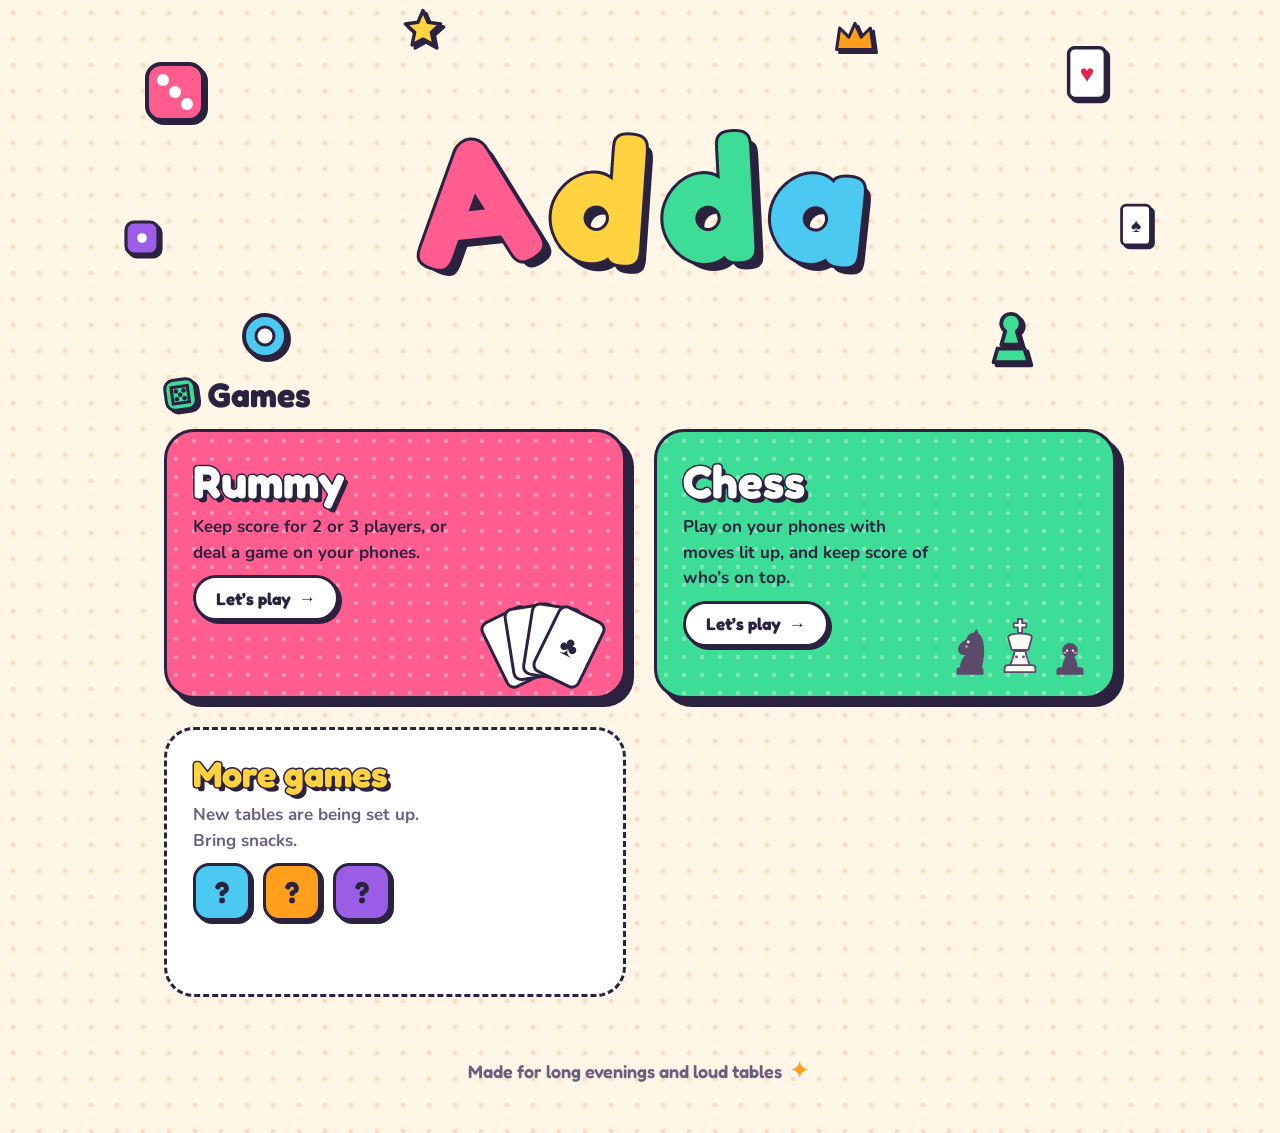
<file: index.html>
<!DOCTYPE html>
<html lang="en">
<head>
<meta charset="utf-8">
<meta name="viewport" content="width=device-width, initial-scale=1">
<title>Adda · game night lives here</title>
<link rel="icon" href="data:image/svg+xml,%3Csvg xmlns='http://www.w3.org/2000/svg' viewBox='0 0 100 100'%3E%3Crect x='8' y='8' width='84' height='84' rx='22' fill='%23ff5d8f'/%3E%3Ccircle cx='32' cy='32' r='9' fill='%23fff'/%3E%3Ccircle cx='68' cy='68' r='9' fill='%23fff'/%3E%3Ccircle cx='50' cy='50' r='9' fill='%23fff'/%3E%3C/svg%3E">
<script src="chess/pieces.js?v=24"></script>
<link rel="preconnect" href="https://fonts.googleapis.com">
<link rel="stylesheet" href="https://fonts.googleapis.com/css2?family=Fredoka:wght@500;600;700&family=Nunito:wght@500;700;800&display=swap">
<style>
/* VOICE: the friend's place where everyone hangs out and plays; giggly, bright, welcoming
   IDEA: a toy box of games: chunky sticker tiles, bouncy letters, little game pieces floating around
   COLOUR and TYPE: candy brights (bubblegum, tangerine, lemon, mint, sky, grape) on warm cream, chunky ink outlines; Fredoka headings, Nunito text
   LAYOUT: big sticker wordmark with floating pieces, "jump back in" chips, a grid of game tiles that can keep growing */
:root{color-scheme:light dark;
  --bg:light-dark(#fff6e8,#1c1532);--dot:light-dark(#ffd9c2,#2c2350);--ink:light-dark(#2b2240,#fdf6ff);--mut:light-dark(#6b5f80,#c3b8db);--line:#2b2240;
  --pink:#ff5d8f;--orange:#ff9f1c;--lemon:#ffd23f;--mint:#3ddc97;--sky:#4cc9f0;--grape:#9b5de5;--card:light-dark(#ffffff,#2a2148);--sh:light-dark(#2b2240,#8c6ff0)}
*{box-sizing:border-box;min-width:0}[hidden]{display:none!important}
html{background:var(--bg)}
body{margin:0;color:var(--ink);font:17px/1.5 Nunito,system-ui,sans-serif;overflow-x:clip;
  background:radial-gradient(var(--dot) 2.2px,transparent 2.6px) 0 0/26px 26px,var(--bg)}
:focus-visible{outline:4px solid var(--sky);outline-offset:3px}
.wrap{max-width:1080px;margin:0 auto;padding:0 max(5vw,18px)}
/* hero */
.hero{position:relative;isolation:isolate;text-align:center;padding:clamp(84px,11vw,110px) 0 clamp(70px,9vw,90px)}
.word{display:inline-flex;gap:clamp(4px,1.2vw,12px);margin:0;font:700 clamp(84px,19vw,176px)/1 Fredoka,system-ui,sans-serif;letter-spacing:-.01em}
.word button{font:inherit;border:0;background:none;padding:0;cursor:pointer;color:var(--c);-webkit-text-stroke:clamp(3px,.7vw,6px) var(--line);paint-order:stroke fill;
  text-shadow:clamp(4px,.9vw,8px) clamp(4px,.9vw,8px) 0 var(--sh);display:inline-block;transform:rotate(var(--r));animation:bob 3.4s ease-in-out infinite;animation-delay:var(--d);transition:transform .3s cubic-bezier(.3,1.8,.5,1)}
.word button:hover{transform:rotate(calc(var(--r) * -1)) translateY(-10px) scale(1.08)}
.word button.boing{animation:boing .7s cubic-bezier(.3,1.6,.5,1)}
@keyframes bob{0%,100%{translate:0 0}50%{translate:0 -8px}}
@keyframes boing{0%{transform:rotate(var(--r)) scale(1)}30%{transform:rotate(-14deg) scale(1.25,.8)}55%{transform:rotate(10deg) scale(.9,1.15) translateY(-24px)}100%{transform:rotate(var(--r))}}
.tag{margin:18px auto 0;font:600 clamp(19px,2.8vw,26px)/1.3 Fredoka,sans-serif;max-width:24em}
.tag mark{background:var(--lemon);color:#2b2240;padding:0 .3em;border-radius:.4em;box-decoration-break:clone;-webkit-box-decoration-break:clone;border:2px solid var(--line)}
/* floating pieces */
.float{position:absolute;inset:0;z-index:0;pointer-events:none}
.word{position:relative;z-index:1}
.pc{position:absolute;width:var(--s);height:var(--s);padding:0;border:0;background:none;cursor:pointer;pointer-events:auto;animation:drift var(--t,7s) ease-in-out infinite;animation-delay:var(--d,0s);-webkit-tap-highlight-color:transparent}
.pc:focus-visible{outline-offset:6px;border-radius:12px}
.pc svg{display:block;width:100%;height:100%;overflow:visible;filter:drop-shadow(3px 3px 0 var(--sh));transition:transform .25s cubic-bezier(.3,1.8,.5,1)}
.pc:hover svg{transform:scale(1.15) rotate(-6deg)}
.gi{border:3px solid var(--line);cursor:pointer;padding:0;font:inherit}
@keyframes drift{0%,100%{transform:translate(0,0) rotate(var(--r0,0deg))}50%{transform:translate(var(--x,8px),var(--y,-14px)) rotate(var(--r1,12deg))}}
/* sections */
main.wrap{padding-bottom:56px}
main{display:grid;gap:clamp(30px,5vw,46px);padding-bottom:56px}
h2{margin:0 0 16px;font:700 clamp(26px,4vw,34px)/1.1 Fredoka,sans-serif;display:flex;align-items:center;gap:10px}
h2 i{display:inline-grid;place-items:center;width:1.3em;height:1.3em;border-radius:.4em;border:3px solid var(--line);background:var(--bg-i);font-style:normal;font-size:.75em;box-shadow:3px 3px 0 var(--sh);transform:rotate(-8deg);color:#2b2240}
.chips{display:flex;flex-wrap:wrap;gap:12px}
.chips a{display:inline-flex;align-items:center;gap:10px;min-height:50px;padding:0 18px 0 8px;border-radius:999px;border:3px solid var(--line);background:var(--c);color:#2b2240;text-decoration:none;font:600 18px Fredoka,sans-serif;box-shadow:4px 4px 0 var(--sh);transition:transform .25s cubic-bezier(.3,1.8,.5,1),box-shadow .2s}
.chips a:hover{transform:translate(-2px,-3px) rotate(-2deg);box-shadow:6px 7px 0 var(--sh)}
.chips a:active{transform:translate(3px,3px);box-shadow:1px 1px 0 var(--sh)}
.chips b{display:grid;place-items:center;width:34px;height:34px;border-radius:50%;background:#fff;border:2px solid var(--line);font:700 17px Georgia,serif}
.chips small{font:700 13px Nunito,sans-serif;opacity:.75}
.games{display:grid;grid-template-columns:repeat(auto-fill,minmax(min(100%,300px),1fr));gap:clamp(18px,3vw,28px)}
.tile{position:relative;overflow:hidden;display:grid;align-content:start;gap:10px;min-height:270px;padding:26px 26px 24px;border-radius:30px;border:3px solid var(--line);background:var(--c);color:#2b2240;text-decoration:none;box-shadow:8px 8px 0 var(--sh);transition:transform .35s cubic-bezier(.3,1.7,.5,1),box-shadow .25s}
a.tile:hover{transform:translate(-3px,-5px) rotate(-1.5deg);box-shadow:12px 14px 0 var(--sh)}
a.tile:active{transform:translate(4px,4px);box-shadow:3px 3px 0 var(--sh)}
.tile::before{content:'';position:absolute;inset:0;background:radial-gradient(rgb(255 255 255/.35) 2px,transparent 2.5px) 0 0/18px 18px;pointer-events:none}
.tile h3{position:relative;margin:0;font:700 46px/1 Fredoka,sans-serif;color:#fff;-webkit-text-stroke:3px var(--line);paint-order:stroke fill;text-shadow:4px 4px 0 var(--sh)}
.tile p{position:relative;margin:0;font-weight:700;max-width:15em}
.pill{position:relative;justify-self:start;margin-top:auto;display:inline-flex;align-items:center;gap:8px;min-height:46px;padding:0 20px;border-radius:999px;border:3px solid var(--line);background:#fff;font:700 17px Fredoka,sans-serif;box-shadow:3px 3px 0 var(--sh)}
.pill span{transition:transform .25s}a.tile:hover .pill span{transform:translateX(5px)}
.fan{position:absolute;right:20px;bottom:18px;width:130px;height:112px}
.fan i{position:absolute;bottom:0;left:44px;width:52px;height:74px;border-radius:9px;background:#fff;border:3px solid var(--line);display:grid;place-items:center;font:700 28px Georgia,serif;font-style:normal;transform-origin:50% 130%;transition:transform .4s cubic-bezier(.3,1.7,.5,1)}
.fan i:nth-child(1){transform:rotate(-26deg);color:#e0244a}.fan i:nth-child(2){transform:rotate(-9deg);color:#2b2240}.fan i:nth-child(3){transform:rotate(9deg);color:#2a6fdb}.fan i:nth-child(4){transform:rotate(26deg);color:#2b2240}
a.tile:hover .fan i:nth-child(1){transform:rotate(-38deg) translateY(-4px)}a.tile:hover .fan i:nth-child(2){transform:rotate(-13deg) translateY(-8px)}a.tile:hover .fan i:nth-child(3){transform:rotate(13deg) translateY(-8px)}a.tile:hover .fan i:nth-child(4){transform:rotate(38deg) translateY(-4px)}
.cps{position:absolute;right:14px;bottom:14px;display:flex;align-items:flex-end}
.cps svg{width:58px;height:58px;margin-left:-14px;transition:transform .4s cubic-bezier(.3,1.8,.5,1)}
.cps svg:nth-child(2){width:70px;height:70px}
a.tile:hover .cps svg:nth-child(1){transform:translateY(-10px) rotate(-14deg)}a.tile:hover .cps svg:nth-child(2){transform:translateY(-16px)}a.tile:hover .cps svg:nth-child(3){transform:translateY(-10px) rotate(14deg)}
.soon{background:var(--card);border-style:dashed;box-shadow:none;color:var(--ink)}
.soon::before{display:none}
.soon h3{color:var(--lemon);font-size:36px}
.soon p{color:var(--mut)}
.mystery{display:flex;gap:12px;margin-top:auto}
.mystery span{display:grid;place-items:center;width:58px;height:58px;border-radius:16px;border:3px solid var(--line);background:var(--c);color:#2b2240;font:700 30px Fredoka,sans-serif;box-shadow:3px 3px 0 var(--sh);animation:peek 2.6s ease-in-out infinite;animation-delay:var(--d)}
@keyframes peek{0%,100%{transform:translateY(0) rotate(-4deg)}50%{transform:translateY(-8px) rotate(5deg)}}
.bit{position:fixed;pointer-events:none;z-index:9;font:700 22px/1 Fredoka,sans-serif}
.foot{text-align:center;padding:0 16px 46px;font:600 18px Fredoka,sans-serif;color:var(--mut)}
.spark{display:inline-block;border:0;background:none;padding:4px;font:inherit;font-size:22px;color:var(--orange);cursor:pointer;animation:bob 2.4s ease-in-out infinite}
@media(max-width:600px){.soon{min-height:0}.tile h3{font-size:40px}.fan{transform:scale(.85);transform-origin:100% 100%}.pc{width:calc(var(--s) * .72);height:calc(var(--s) * .72)}}
@media(prefers-reduced-motion:reduce){*{animation:none!important;transition:none!important}}
</style>
</head>
<body>
<header class="hero wrap">
  <div class="float">
    <button type="button" class="pc" data-k="die" aria-label="Roll the dice" style="--s:64px;left:4%;top:16%;--r0:-14deg;--r1:8deg;--t:7s"><svg viewBox="0 0 64 64" aria-hidden="true"><rect x="4" y="4" width="56" height="56" rx="14" fill="#ff5d8f" stroke="#2b2240" stroke-width="4"/><circle cx="20" cy="20" r="6" fill="#fff"/><circle cx="44" cy="44" r="6" fill="#fff"/><circle cx="32" cy="32" r="6" fill="#fff"/></svg></button>
    <button type="button" class="pc" data-k="heart" aria-label="Flip the heart card" style="--s:56px;right:6%;top:12%;--r0:12deg;--r1:-6deg;--t:8s;--d:-2s"><svg viewBox="0 0 48 64" aria-hidden="true"><rect x="3" y="3" width="42" height="58" rx="7" fill="#fff" stroke="#2b2240" stroke-width="4"/><text x="24" y="42" text-anchor="middle" font-size="28" font-family="Georgia" fill="#e0244a">♥</text></svg></button>
    <button type="button" class="pc" data-k="token" aria-label="Bounce the token" style="--s:50px;left:13%;bottom:4%;--r0:6deg;--r1:-10deg;--t:6s;--d:-1s"><svg viewBox="0 0 50 50" aria-hidden="true"><circle cx="25" cy="25" r="21" fill="#4cc9f0" stroke="#2b2240" stroke-width="4"/><circle cx="25" cy="25" r="9" fill="#fff" stroke="#2b2240" stroke-width="3"/></svg></button>
    <button type="button" class="pc" data-k="pawn" aria-label="Make the pawn hop" style="--s:58px;right:13%;bottom:2%;--r0:-6deg;--r1:10deg;--t:7.5s;--d:-3s"><svg viewBox="0 0 48 60" aria-hidden="true"><path d="M24 4a10 10 0 0 1 6 18l4 14H14l4-14a10 10 0 0 1 6-18zM10 40h28l4 14H6z" fill="#3ddc97" stroke="#2b2240" stroke-width="4" stroke-linejoin="round"/></svg></button>
    <button type="button" class="pc" data-k="star" aria-label="Spin the star" style="--s:42px;left:28%;top:2%;--r0:0deg;--r1:30deg;--t:5.5s;--d:-2.5s"><svg viewBox="0 0 50 50" aria-hidden="true"><path d="M25 3l6 14 15 2-11 10 3 15-13-7-13 7 3-15L4 19l15-2z" fill="#ffd23f" stroke="#2b2240" stroke-width="4" stroke-linejoin="round"/></svg></button>
    <button type="button" class="pc" data-k="crown" aria-label="Toss the crown" style="--s:46px;right:28%;top:4%;--r0:-10deg;--r1:10deg;--t:6.5s;--d:-4s"><svg viewBox="0 0 60 50" aria-hidden="true"><path d="M6 40L10 12l12 12L30 6l8 18 12-12 4 28z" fill="#ff9f1c" stroke="#2b2240" stroke-width="4" stroke-linejoin="round"/></svg></button>
    <button type="button" class="pc" data-k="cube" aria-label="Shake the little die" style="--s:40px;left:2%;top:58%;--r0:20deg;--r1:-4deg;--t:6s;--d:-3.5s"><svg viewBox="0 0 50 50" aria-hidden="true"><rect x="5" y="5" width="40" height="40" rx="10" fill="#9b5de5" stroke="#2b2240" stroke-width="4"/><circle cx="25" cy="25" r="6" fill="#fff"/></svg></button>
    <button type="button" class="pc" data-k="spade" aria-label="Shuffle the spade card" style="--s:44px;right:2%;top:54%;--r0:-8deg;--r1:14deg;--t:7s;--d:-1.5s"><svg viewBox="0 0 48 64" aria-hidden="true"><rect x="3" y="3" width="42" height="58" rx="7" fill="#fff" stroke="#2b2240" stroke-width="4"/><text x="24" y="42" text-anchor="middle" font-size="28" font-family="Georgia" fill="#2b2240">♠</text></svg></button>
  </div>
  <h1 class="word" aria-label="Adda"><button type="button" tabindex="-1" aria-hidden="true" style="--c:var(--pink);--r:-6deg;--d:0s">A</button><button type="button" tabindex="-1" aria-hidden="true" style="--c:var(--lemon);--r:4deg;--d:-.4s">d</button><button type="button" tabindex="-1" aria-hidden="true" style="--c:var(--mint);--r:-3deg;--d:-.8s">d</button><button type="button" tabindex="-1" aria-hidden="true" style="--c:var(--sky);--r:6deg;--d:-1.2s">a</button></h1>
</header>
<main class="wrap">
  <section>
    <h2><button type="button" class="gi" id="gdie" aria-label="Roll the die" style="--bg-i:var(--mint);display:inline-grid;place-items:center;width:1.3em;height:1.3em;border-radius:.4em;background:var(--bg-i);font-size:.75em;box-shadow:3px 3px 0 var(--sh);transform:rotate(-8deg);color:#2b2240">⚄</button>Games</h2>
    <div class="games">
      <a class="tile" href="rummy/" style="--c:var(--pink)"><h3>Rummy</h3><p>Keep score for 2 or 3 players, or deal a game on your phones.</p><span class="pill">Let’s play <span aria-hidden="true">→</span></span><span class="fan" aria-hidden="true"><i>♥</i><i>♠</i><i>♦</i><i>♣</i></span></a>
      <a class="tile" href="chess/" style="--c:var(--mint)"><h3>Chess</h3><p>Play on your phones with moves lit up, and keep score of who’s on top.</p><span class="pill">Let’s play <span aria-hidden="true">→</span></span><span class="cps" id="cps" aria-hidden="true"></span></a>
      <div class="tile soon"><h3>More games</h3><p>New tables are being set up. Bring snacks.</p><div class="mystery" aria-hidden="true"><span style="--c:var(--sky);--d:0s">?</span><span style="--c:var(--orange);--d:-.6s">?</span><span style="--c:var(--grape);--d:-1.2s">?</span></div></div>
    </div>
  </section>
</main>
<footer class="foot">Made for long evenings and loud tables <button type="button" class="spark" id="spark" aria-label="Make a wish">✦</button></footer>
<script>
{
const $=s=>document.querySelector(s);
const COLS=['#ff5d8f','#ffd23f','#3ddc97','#4cc9f0','#ff9f1c','#9b5de5'];
const reduce=()=>matchMedia('(prefers-reduced-motion: reduce)').matches;
function pop(x,y,n){if(reduce())return;for(let k=0;k<n;k++){const s=document.createElement('i');s.className='bit';s.textContent=['♥','♠','♦','♣','★','●','✦'][k%7];s.style.color=COLS[k%COLS.length];s.style.left=x+'px';s.style.top=y+'px';s.style.fontSize=(16+Math.random()*16)+'px';document.body.appendChild(s);
  const a=Math.random()*Math.PI*2,v=70+Math.random()*140;s.animate([{transform:'translate(-50%,-50%) scale(.2)',opacity:1},{transform:`translate(calc(-50% + ${Math.cos(a)*v}px),calc(-50% + ${Math.sin(a)*v+90}px)) rotate(${Math.random()*540-270}deg) scale(1.1)`,opacity:0}],{duration:1000+Math.random()*600,easing:'cubic-bezier(.2,.7,.3,1)'}).onfinish=()=>s.remove()}}
// tap a letter: it boings and throws confetti
document.querySelectorAll('.word button').forEach(b=>b.addEventListener('click',()=>{b.classList.remove('boing');void b.offsetWidth;b.classList.add('boing');const q=b.getBoundingClientRect();pop(q.left+q.width/2,q.top+q.height/2,16)}));
// ---- every little piece does its own trick ----
const PIPS={1:[[1,1]],2:[[0,0],[2,2]],3:[[0,0],[1,1],[2,2]],4:[[0,0],[2,0],[0,2],[2,2]],5:[[0,0],[2,0],[1,1],[0,2],[2,2]],6:[[0,0],[2,0],[0,1],[2,1],[0,2],[2,2]]};
function pips(svg,n,a,step,r){svg.querySelectorAll('circle').forEach(c=>c.remove());PIPS[n].forEach(([x,y])=>{const c=document.createElementNS('http://www.w3.org/2000/svg','circle');c.setAttribute('cx',a+x*step);c.setAttribute('cy',a+y*step);c.setAttribute('r',r);c.setAttribute('fill','#fff');svg.appendChild(c)})}
function spray(el,syms,cols,n,up){if(reduce())return;const q=el.getBoundingClientRect(),x=q.left+q.width/2,y=q.top+q.height/2;
  for(let k=0;k<n;k++){const s=document.createElement('i');s.className='bit';s.textContent=syms[k%syms.length];s.style.color=cols[k%cols.length];s.style.left=x+'px';s.style.top=y+'px';s.style.fontSize=(14+Math.random()*14)+'px';document.body.appendChild(s);
    const a=up?-Math.PI/2+(Math.random()-.5)*1.4:Math.random()*Math.PI*2,v=50+Math.random()*90;
    s.animate([{transform:'translate(-50%,-50%) scale(.3)',opacity:1},{transform:`translate(calc(-50% + ${Math.cos(a)*v}px),calc(-50% + ${Math.sin(a)*v+(up?-20:40)}px)) rotate(${Math.random()*360-180}deg) scale(1)`,opacity:0}],{duration:900+Math.random()*500,easing:'cubic-bezier(.2,.7,.3,1)'}).onfinish=()=>s.remove()}}
const play=(el,frames,o)=>reduce()?null:el.animate(frames,{easing:'cubic-bezier(.3,1.3,.5,1)',...o});
const TRICKS={
  die(b,svg){const n=1+Math.floor(Math.random()*6);play(svg,[{transform:'none'},{transform:'translateY(-50px) rotate(360deg) scale(1.1)'},{transform:'translateY(0) rotate(720deg) scale(.9,1.1)'},{transform:'rotate(720deg)'}],{duration:900});setTimeout(()=>pips(svg,n,20,12,6),450)},
  heart(b,svg){play(svg,[{transform:'perspective(300px) rotateY(0)'},{transform:'perspective(300px) rotateY(180deg) scale(1.2)'},{transform:'perspective(300px) rotateY(360deg)'}],{duration:800});spray(b,['♥'],['#ff5d8f','#e0244a','#ffb3c8'],12,true)},
  token(b,svg){play(svg,[{transform:'none'},{transform:'translateY(-70px) scale(.9,1.1)',offset:.3},{transform:'translateY(0) scale(1.35,.6)',offset:.55},{transform:'translateY(-26px) scale(.95,1.05)',offset:.72},{transform:'translateY(0) scale(1.15,.85)',offset:.86},{transform:'none'}],{duration:1100,easing:'ease-in-out'})},
  pawn(b,svg){play(svg,[{transform:'none'},{transform:'translate(-18px,-36px) rotate(-12deg)',offset:.17},{transform:'translate(-36px,0)',offset:.33},{transform:'translate(-18px,-36px) rotate(12deg)',offset:.5},{transform:'translate(0,0)',offset:.66},{transform:'translate(0,-46px) rotate(360deg)',offset:.85},{transform:'none'}],{duration:1500,easing:'ease-in-out'})},
  star(b,svg){play(svg,[{transform:'none'},{transform:'rotate(540deg) scale(1.7)',offset:.6},{transform:'rotate(720deg)'}],{duration:1100});spray(b,['✦','★','✧'],['#ffd23f','#ff9f1c','#fff'],14)},
  crown(b,svg){play(svg,[{transform:'none'},{transform:'translateY(-90px) rotate(200deg)',offset:.45},{transform:'translateY(0) rotate(360deg)',offset:.8},{transform:'rotate(352deg) scale(1.1,.9)',offset:.9},{transform:'rotate(360deg)'}],{duration:1200,easing:'ease-in-out'});setTimeout(()=>spray(b,['✦'],['#ffd23f','#fff'],8,true),900)},
  cube(b,svg){play(svg,[0,1,2,3,4,5,6,7].map(i=>({transform:`translateX(${i%2?7:-7}px) rotate(${i%2?10:-10}deg)`})).concat([{transform:'none'}]),{duration:700,easing:'linear'});setTimeout(()=>pips(svg,1+Math.floor(Math.random()*6),16,9,4.5),600)},
  spade(b,svg){play(svg,[{transform:'none'},{transform:'scale(1.3,.7)',offset:.2},{transform:'scale(.8,1.3) translateY(-20px)',offset:.45},{transform:'scale(1.1,.9)',offset:.7},{transform:'none'}],{duration:900});spray(b,['♠','♣'],['#2b2240','#9b5de5','#4cc9f0'],12,true)}};
document.querySelectorAll('.pc').forEach(b=>b.addEventListener('click',()=>{const svg=b.querySelector('svg');svg.getAnimations().forEach(a=>a.cancel());TRICKS[b.dataset.k](b,svg)}));
// the Games die rolls through its faces
$('#gdie').addEventListener('click',e=>{const b=e.currentTarget,f='⚀⚁⚂⚃⚄⚅';let i=0;const t=setInterval(()=>{b.textContent=f[Math.floor(Math.random()*6)];if(++i>8)clearInterval(t)},70);
  play(b,[{transform:'rotate(-8deg)'},{transform:'rotate(352deg) scale(1.3)'},{transform:'rotate(712deg)'}],{duration:700})});
// the footer sparkle makes a wish
$('#spark').addEventListener('click',e=>{const b=e.currentTarget;play(b,[{transform:'scale(1)'},{transform:'scale(2.4) rotate(180deg)'},{transform:'scale(1) rotate(360deg)'}],{duration:800});spray(b,['✦','★','●','♥'],COLS,22)});
if(window.ChessArt)$('#cps').innerHTML=ChessArt.svg('n','b')+ChessArt.svg('k','w')+ChessArt.svg('p','b');
// the mystery tile shuffles its question marks
$('.soon').addEventListener('click',e=>{const q=e.currentTarget.getBoundingClientRect();pop(e.clientX||q.left+q.width/2,e.clientY||q.top+q.height/2,10);
  e.currentTarget.querySelectorAll('.mystery span').forEach((s,i)=>{s.textContent=['?','⚄','♛','●','★','?'][Math.floor(Math.random()*6)];setTimeout(()=>s.textContent='?',1400+i*150)})});
}
</script>
</body>
</html>
</file>
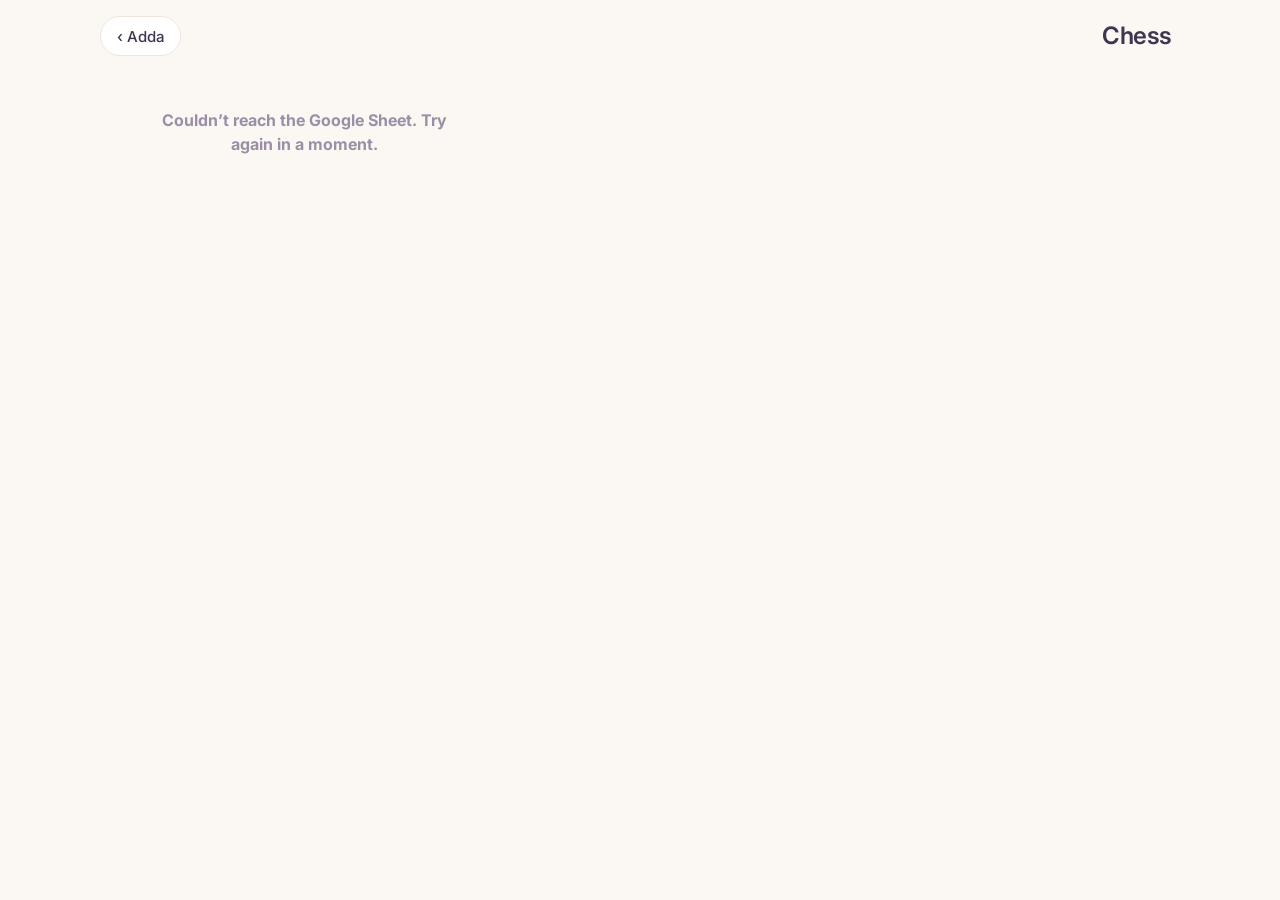
<file: chess/index.html>
<!DOCTYPE html>
<html lang="en">
<head>
<meta charset="utf-8">
<meta name="viewport" content="width=device-width, initial-scale=1">
<title>Chess · Adda</title>
<link rel="icon" href="data:image/svg+xml,%3Csvg xmlns='http://www.w3.org/2000/svg' viewBox='0 0 100 100'%3E%3Crect width='100' height='100' rx='24' fill='%2361c9a8'/%3E%3Ccircle cx='50' cy='34' r='16' fill='%23fffaf0' stroke='%232b2240' stroke-width='6'/%3E%3Cpath d='M36 84 Q38 60 44 50 L56 50 Q62 60 64 84 Z' fill='%23fffaf0' stroke='%232b2240' stroke-width='6'/%3E%3C/svg%3E">
<script>document.write('<script src="../config.js?v='+Date.now()+'"><\/script>')</script>
<script src="pieces.js?v=28"></script>
<script src="levels.js?v=28"></script>
<link rel="preconnect" href="https://fonts.googleapis.com">
<link rel="stylesheet" href="https://fonts.googleapis.com/css2?family=Inter:wght@300;400;500;600">
<style>
/* VOICE: a toy shelf of chess sets, "which board are we playing on?"
   IDEA: every dashboard is a little chunky chessboard sticker with its two players' pieces peeking over the edge
   COLOUR and TYPE: the "Minimal" theme in minimal.css (off-white, black type, stone-grey board, flat silhouettes); Inter
   LAYOUT: a shelf of boards, one empty dashed board to start a new one */
:root{color-scheme:light dark;--bg:light-dark(#fff6e8,#1c1532);--dot:light-dark(#ffe0cb,#2c2350);--ink:light-dark(#2b2240,#fdf6ff);--mut:light-dark(#6b5f80,#c3b8db);--line:#2b2240;--sh:light-dark(#2b2240,#8c6ff0);
  --pink:#ff5d8f;--sky:#4cc9f0;--mint:#3ddc97;--lemon:#ffd23f;--card:light-dark(#ffffff,#2a2148);--soft:light-dark(#fff3dc,#241c40)}
*{box-sizing:border-box;min-width:0}[hidden]{display:none!important}
body{margin:0;color:var(--ink);font:16px/1.5 Inter,system-ui,sans-serif;background:radial-gradient(var(--dot) 2px,transparent 2.4px) 0 0/24px 24px,var(--bg);overflow-x:clip}
button,input{font:inherit;color:inherit}button{cursor:pointer}
:focus-visible{outline:3px solid var(--sky);outline-offset:3px}
.wrap{max-width:1080px;margin:0 auto;padding:0 max(4vw,16px)}
.bar{display:flex;align-items:center;justify-content:space-between;gap:12px;padding:16px 0 0}
.pill{display:inline-flex;align-items:center;min-height:40px;padding:0 16px;border-radius:999px;border:3px solid var(--line);background:var(--card);color:var(--ink);text-decoration:none;font:600 15px Inter,sans-serif;box-shadow:3px 3px 0 var(--sh)}
.word{padding-right:6px;font:700 34px/1 Inter,sans-serif;color:var(--mint);-webkit-text-stroke:3px var(--line);paint-order:stroke fill;text-shadow:4px 4px 0 var(--sh)}
main{padding:34px 0 60px}
.shelf{display:grid;grid-template-columns:repeat(auto-fill,minmax(min(100%,300px),1fr));gap:44px 28px}
.set{display:grid;gap:14px;animation:arrive .6s cubic-bezier(.3,1.4,.5,1) both;animation-delay:calc(var(--i,0) * 80ms)}
@keyframes arrive{from{opacity:0;transform:translateY(24px) scale(.94)}}
.set.gone{animation:leave .6s cubic-bezier(.5,0,.7,.4) forwards}
@keyframes leave{to{opacity:0;transform:translateY(40px) rotate(8deg) scale(.7)}}
.bd{position:relative;display:block;aspect-ratio:1.25/1;border-radius:26px;border:4px solid var(--line);box-shadow:7px 7px 0 var(--sh);text-decoration:none;color:#2b2240;overflow:visible;
  background:repeating-conic-gradient(#7fcdb4 0 25%,#fff3dc 0 50%) 0 0/25% 25%;transition:transform .35s cubic-bezier(.3,1.6,.5,1)}
.bd:hover{transform:translate(-3px,-5px) rotate(-1.5deg)}
.bd:active{transform:translate(3px,3px)}
.bd .nm{position:absolute;left:50%;top:-18px;translate:-50% 0;max-width:86%;padding:4px 16px;border-radius:999px;border:3px solid var(--line);background:var(--lemon);font:700 17px/1.3 Inter,sans-serif;white-space:nowrap;overflow:hidden;text-overflow:ellipsis;box-shadow:3px 3px 0 var(--line);z-index:2}
.side{position:absolute;bottom:14px;display:grid;justify-items:center;gap:0;width:44%;padding:8px 6px 8px;border-radius:18px;border:3px solid var(--line);background:var(--c);box-shadow:3px 3px 0 var(--line);text-align:center}
.side.l{left:4%}.side.r{right:4%}
.side svg.pc{width:52px;height:52px;margin-top:-34px;transition:transform .35s cubic-bezier(.3,1.8,.5,1)}
.bd:hover .side.l svg.pc{transform:translateY(-8px) rotate(-10deg)}.bd:hover .side.r svg.pc{transform:translateY(-8px) rotate(10deg)}
.side b{font:700 16px/1.2 Inter,sans-serif;max-width:100%;overflow:hidden;text-overflow:ellipsis;white-space:nowrap}
.side .p{font:700 30px/1 Inter,sans-serif;color:#fff;-webkit-text-stroke:2.5px var(--line);paint-order:stroke fill;text-shadow:3px 3px 0 var(--line)}
.crown{position:absolute;top:-30px;right:-8px;width:32px;height:26px;rotate:18deg;filter:drop-shadow(2px 2px 0 var(--line));animation:wob 2.6s ease-in-out infinite}
@keyframes wob{50%{transform:translateY(-3px) rotate(-10deg)}}
.games{position:absolute;left:50%;top:30%;translate:-50% -50%;padding:3px 12px;border-radius:999px;border:3px solid var(--line);background:var(--card);color:var(--ink);font:600 14px Inter,sans-serif;white-space:nowrap}
.under{display:flex;justify-content:center;gap:10px}
.under a,.under button{display:inline-flex;align-items:center;gap:6px;min-height:42px;padding:0 16px;border-radius:999px;border:3px solid var(--line);background:var(--c,var(--card));color:var(--ink);font:600 15px Inter,sans-serif;text-decoration:none;box-shadow:3px 3px 0 var(--sh);transition:transform .2s cubic-bezier(.3,1.7,.5,1)}
.under .c{color:#2b2240}
.under a:hover,.under button:hover{transform:translate(-1px,-2px)}
.under svg{width:16px;height:16px}
.new{aspect-ratio:1.25/1;border-radius:26px;border:4px dashed var(--line);background:var(--card);display:grid;place-items:center;align-content:center;gap:6px;font:700 22px Inter,sans-serif;text-align:center;transition:transform .35s cubic-bezier(.3,1.6,.5,1);animation:arrive .6s cubic-bezier(.3,1.4,.5,1) both;animation-delay:calc(var(--i,0) * 80ms)}
.new:hover{transform:translateY(-5px) rotate(1deg)}
.new .plus{display:grid;place-items:center;width:62px;height:62px;border-radius:18px;border:3px solid var(--line);background:var(--mint);color:#2b2240;font:700 36px/1 Inter,sans-serif;box-shadow:3px 3px 0 var(--line);transition:transform .4s cubic-bezier(.3,1.7,.5,1)}
.new:hover .plus{transform:rotate(90deg) scale(1.08)}
.new small{font:700 14px Inter,sans-serif;color:var(--mut)}
.two.one{grid-template-columns:1fr}
.grp{display:grid;gap:6px}.lab{font-size:14px;font-weight:800;color:var(--mut)}
.skill .ends{grid-column:1/-1;display:flex;justify-content:space-between;font-size:12px;margin-top:-4px}
.lvtag{font-size:12px;font-weight:600;opacity:.75;margin-top:-2px}
.msg{text-align:center;color:var(--mut);font-weight:700}
.modal{position:fixed;inset:0;z-index:40;background:rgb(28 21 50/.55);display:grid;place-items:center;padding:16px;animation:fade .15s;overflow:auto}
@keyframes fade{from{opacity:0}}
.box{width:min(440px,100%);background:var(--card);border:4px solid var(--line);border-radius:24px;padding:22px;box-shadow:7px 7px 0 var(--sh);animation:boxin .45s cubic-bezier(.3,1.6,.5,1)}
@keyframes boxin{from{transform:translateY(30px) scale(.85) rotate(-4deg);opacity:0}}
.box h3{margin:0 0 6px;font:700 24px/1.2 Inter,sans-serif}.box p{margin:0 0 14px;color:var(--mut);font-weight:700}
form{display:grid;gap:12px}
label{display:grid;gap:4px;font-size:14px;font-weight:800;color:var(--mut)}
.box input{width:100%;min-height:48px;border:3px solid var(--line);border-radius:14px;padding:8px 12px;background:var(--soft);color:var(--ink)}
.two{display:grid;grid-template-columns:1fr 1fr;gap:10px}
.err{color:#e0244a;font-weight:800;font-size:14px;min-height:1.2em;margin:0}
.row{display:flex;gap:10px;justify-content:flex-end;flex-wrap:wrap}
.btn{min-height:46px;padding:0 18px;border-radius:999px;border:3px solid var(--line);background:var(--c,var(--card));font:600 16px Inter,sans-serif;box-shadow:3px 3px 0 var(--sh)}
.btn.c{color:#2b2240}.btn:disabled{opacity:.6}
.bit{position:fixed;pointer-events:none;z-index:50;font:700 22px/1 Inter,sans-serif}
@media(max-width:420px){.two{grid-template-columns:1fr}}
@media(prefers-reduced-motion:reduce){*{animation:none!important;transition:none!important}}
</style>
<link rel="stylesheet" href="minimal.css?v=28">
</head>
<body>
<div class="wrap bar"><a class="pill" href="../">‹ Adda</a><span class="word">Chess</span></div>
<main class="wrap"><div class="shelf" id="shelf"><p class="msg">Setting up the boards…</p></div></main>
<div class="modal" id="ndlg" hidden role="dialog" aria-modal="true" aria-labelledby="nt"><div class="box">
  <h3 id="nt">New chess board</h3><p>Two players. Colours swap every game.</p>
  <form id="nf" autocomplete="off">
    <div class="grp"><span class="lab">Playing against</span><div class="chips" id="opp" role="group" aria-label="Playing against"><button type="button" class="chip on" data-o="h" aria-pressed="true">A person</button><button type="button" class="chip" data-o="c" aria-pressed="false">The computer</button></div></div>
    <div class="two" id="pp"><label>Player 1<input id="p0" maxlength="24" required placeholder="Name"></label><label id="p1l">Player 2<input id="p1" maxlength="24" placeholder="Name"></label></div>
    <label class="skill" id="lvl" hidden>Difficulty <b id="lvv"></b><input type="range" min="1" max="10" step="1" value="3" id="lv" aria-label="Difficulty, 1 to 10"><span class="ends"><span>Easy</span><span>Hard</span></span></label>
    <label>Board name (optional)<input id="nm" maxlength="40" placeholder="e.g. Sunday showdown"></label>
    <label>Passcode (at least 4 characters)<input id="pw" type="password" minlength="4" required autocomplete="new-password"></label>
    <p class="err" id="err" role="alert"></p>
    <div class="row"><button type="button" class="btn" id="ncancel">Cancel</button><button class="btn c" style="--c:var(--mint)" id="create">Set up the board</button></div>
  </form></div></div>
<div class="modal" id="ddlg" hidden role="dialog" aria-modal="true" aria-labelledby="dt"><div class="box">
  <h3 id="dt">Delete this board?</h3><p id="dm"></p>
  <form id="df" autocomplete="off"><label>Passcode<input id="dpw" type="password" required autocomplete="current-password"></label><p class="err" id="derr" role="alert"></p>
    <div class="row"><button type="button" class="btn" id="dcancel">Keep it</button><button class="btn c" style="--c:var(--pink)" id="dgo">Delete board</button></div></form></div></div>
<script>
{
const $=s=>document.querySelector(s),$$=s=>[...document.querySelectorAll(s)];
const ART=window.ChessArt,CFG=window.SCORE_CONFIG||{},API=(CFG.apiUrl||'').trim();
const ls={get(k,d){try{const v=localStorage.getItem(k);return v==null?d:JSON.parse(v)}catch(e){return d}},set(k,v){try{localStorage.setItem(k,JSON.stringify(v))}catch(e){}},del(k){try{localStorage.removeItem(k)}catch(e){}}};
const esc=s=>String(s).replace(/[&<>"']/g,c=>({'&':'&amp;','<':'&lt;','>':'&gt;','"':'&quot;',"'":'&#39;'}[c]));
const fmt=n=>n%1?(Math.floor(n)?Math.floor(n):'')+'½':String(n);
const BIN='<svg viewBox="0 0 24 24" fill="none" stroke="currentColor" stroke-width="2.4" stroke-linecap="round" stroke-linejoin="round" aria-hidden="true"><path d="M4 7h16M9 7V4h6v3M6 7l1 13h10l1-13"/></svg>';
const CROWN='<svg class="crown" viewBox="0 0 40 32" aria-hidden="true"><path d="M4 26L2 8l10 8 8-13 8 13 10-8-2 18z" fill="#ffd23f" stroke="#2b2240" stroke-width="3" stroke-linejoin="round"/></svg>';
let boards=ls.get('adda-boards-chess',null);
function setHTML(b,k){const u=encodeURIComponent(b.id),q=b.cpu?'&cpu=1':'',t=b.totals||[0,0],lead=!b.hands||t[0]===t[1]?-1:t[0]>t[1]?0:1;
  const side=i=>`<span class="side ${i?'r':'l'}" style="--c:${i?'var(--sky)':'var(--pink)'}">${i===lead?CROWN:''}${ART.svg(i?'n':'q',i?'b':'w').replace('<svg','<svg class="pc"')}<b>${esc(b.players[i]||'')}</b>${i&&b.cpu?`<small class="lvtag">Level ${b.cpu}</small>`:''}<span class="p">${b.hands?fmt(t[i]||0):'–'}</span></span>`;
  return`<article class="set" style="--i:${k}" data-id="${esc(b.id)}"><a class="bd" href="board.html?b=${u}" aria-label="Open ${esc(b.name)}"><span class="nm">${esc(b.name)}</span>${b.hands?`<span class="games">${b.hands} game${b.hands===1?'':'s'}</span>`:''}${side(0)}${side(1)}</a>
    <div class="under"><a href="board.html?b=${u}">Scores</a><a class="c" style="--c:var(--mint)" href="play.html?b=${u}${q}">Play ♞</a><button data-del="${esc(b.id)}" aria-label="Delete ${esc(b.name)}">${BIN}</button></div></article>`}
function show(list){$('#shelf').innerHTML=(list||[]).map(setHTML).join('')+`<button class="new" id="new" style="--i:${(list||[]).length}"><span class="plus" aria-hidden="true">+</span>New board<small>vs a friend or the computer</small></button>`;$('#new').onclick=openNew}
if(Array.isArray(boards))show(boards);
async function load(){if(!API){$('#shelf').innerHTML='<p class="msg">The Google Sheet isn’t connected yet.</p>';return}
  try{const r=await fetch(API+(API.includes('?')?'&':'?')+'action=boards&game=chess&t='+Date.now()),j=await r.json();
    if(j.ok){const same=JSON.stringify(j.boards)===JSON.stringify(boards);boards=j.boards;ls.set('adda-boards-chess',boards);if(!same)show(boards)}
    else if(!Array.isArray(boards))show([])}
  catch(e){if(!Array.isArray(boards))$('#shelf').innerHTML='<p class="msg">Couldn’t reach the Google Sheet. Try again in a moment.</p>'}}
load();
const post=b=>fetch(API,{method:'POST',headers:{'Content-Type':'text/plain;charset=utf-8'},body:JSON.stringify(b)}).then(r=>r.json());
function burst(el){if(matchMedia('(prefers-reduced-motion: reduce)').matches)return;const q=el.getBoundingClientRect();
  for(let k=0;k<22;k++){const s=document.createElement('i');s.className='bit';s.textContent=['♞','♛','★','✦'][k%4];s.style.color=['#ff5d8f','#4cc9f0','#ffd23f','#3ddc97'][k%4];s.style.left=(q.left+q.width/2)+'px';s.style.top=(q.top+q.height/2)+'px';document.body.appendChild(s);
    const a=Math.random()*Math.PI*2,v=60+Math.random()*120;s.animate([{transform:'translate(-50%,-50%) scale(.3)',opacity:1},{transform:`translate(calc(-50% + ${Math.cos(a)*v}px),calc(-50% + ${Math.sin(a)*v+60}px)) rotate(${Math.random()*540}deg)`,opacity:0}],{duration:900+Math.random()*500,easing:'cubic-bezier(.2,.7,.3,1)'}).onfinish=()=>s.remove()}}
const ERR={same_names:'Each player needs a different name.',bad_players:'Add both players.',short_passcode:'The passcode needs at least 4 characters.',busy:'The sheet is busy, try again in a moment.',bad_game:'Chess isn’t switched on in the sheet yet.',bad_level:'Pick a difficulty from 1 to 10.'};
const LV=window.ChessLevels;let vsCpu=false;
function oppUI(){$$('#opp .chip').forEach(c=>{const on=(c.dataset.o==='c')===vsCpu;c.classList.toggle('on',on);c.setAttribute('aria-pressed',on)});
  $('#p1l').hidden=vsCpu;$('#lvl').hidden=!vsCpu;$('#pp').classList.toggle('one',vsCpu);$('#p0').previousSibling.textContent=vsCpu?'Your name':'Player 1';$('#lvv').textContent=LV.label($('#lv').value)}
$('#opp').addEventListener('click',e=>{const c=e.target.closest('[data-o]');if(!c)return;vsCpu=c.dataset.o==='c';oppUI()});
$('#lv').addEventListener('input',()=>{$('#lvv').textContent=LV.label($('#lv').value)});oppUI();
function openNew(){$('#err').textContent='';$('#ndlg').hidden=false;setTimeout(()=>$('#p0').focus(),40)}
$('#ncancel').onclick=()=>{$('#ndlg').hidden=true};
$('#nf').addEventListener('submit',async e=>{e.preventDefault();const players=vsCpu?[$('#p0').value.trim(),'Computer']:['#p0','#p1'].map(s=>$(s).value.trim()),pass=$('#pw').value,cpu=vsCpu?+$('#lv').value:0;
  if(players.some(p=>!p)){$('#err').textContent=ERR.bad_players;return}
  if(players[0].toLowerCase()===players[1].toLowerCase()){$('#err').textContent=ERR.same_names;return}
  if(pass.length<4){$('#err').textContent=ERR.short_passcode;return}
  if(!API){$('#err').textContent='Connect the Google Sheet first.';return}
  $('#err').textContent='';const btn=$('#create');btn.disabled=true;btn.textContent='Placing the pieces…';
  try{const j=await post({action:'board_create',game:'chess',name:$('#nm').value.trim(),players,passcode:pass,cpu});
    if(!j.ok)throw new Error(ERR[j.error]||'Couldn’t create it, try again.');
    ls.set('st-key-'+j.board.id,pass);ls.set('adda-board-'+j.board.id,j.board);burst(btn);setTimeout(()=>location.href='board.html?b='+encodeURIComponent(j.board.id),450)}
  catch(err){$('#err').textContent=err.message&&!/fetch/i.test(err.message)?err.message:'Couldn’t reach the Google Sheet, try again.';btn.disabled=false;btn.textContent='Set up the board'}});
let delId=null;
$('#shelf').addEventListener('click',e=>{const d=e.target.closest('[data-del]');if(!d)return;const b=(boards||[]).find(x=>x.id===d.dataset.del);if(!b)return;delId=b.id;
  $('#dt').textContent=`Delete ${b.name}?`;$('#dm').textContent=`It disappears from Adda for everyone. Its ${b.hands} game${b.hands===1?'':'s'} stay saved in the Google Sheet. Enter the board’s passcode to confirm.`;
  $('#derr').textContent='';$('#dpw').value='';$('#ddlg').hidden=false;setTimeout(()=>$('#dpw').focus(),40)});
$('#dcancel').onclick=()=>{$('#ddlg').hidden=true;delId=null};
$('#df').addEventListener('submit',async e=>{e.preventDefault();if(!delId)return;const btn=$('#dgo');btn.disabled=true;btn.textContent='Deleting…';
  try{const j=await post({action:'board_delete',board:delId,key:$('#dpw').value});
    if(!j.ok){$('#derr').textContent=j.error==='bad_key'?'That passcode didn’t work.':'Couldn’t delete it, try again.';return}
    const id=delId;$('#ddlg').hidden=true;delId=null;['st-key-','adda-board-','st-cache-','st-queue-','ch-me-'].forEach(p=>ls.del(p+id));
    boards=boards.filter(x=>x.id!==id);ls.set('adda-boards-chess',boards);
    const el=document.querySelector(`.set[data-id="${CSS.escape(id)}"]`);if(el){el.classList.add('gone');setTimeout(()=>show(boards),600)}else show(boards)}
  catch(err){$('#derr').textContent='Couldn’t reach the Google Sheet, try again.'}
  finally{btn.disabled=false;btn.textContent='Delete board'}});
['#ndlg','#ddlg'].forEach(s=>$(s).addEventListener('click',e=>{if(e.target===$(s))$(s).hidden=true}));
document.addEventListener('keydown',e=>{if(e.key==='Escape'){$('#ndlg').hidden=true;$('#ddlg').hidden=true}});
}
</script>
</body>
</html>
</file>
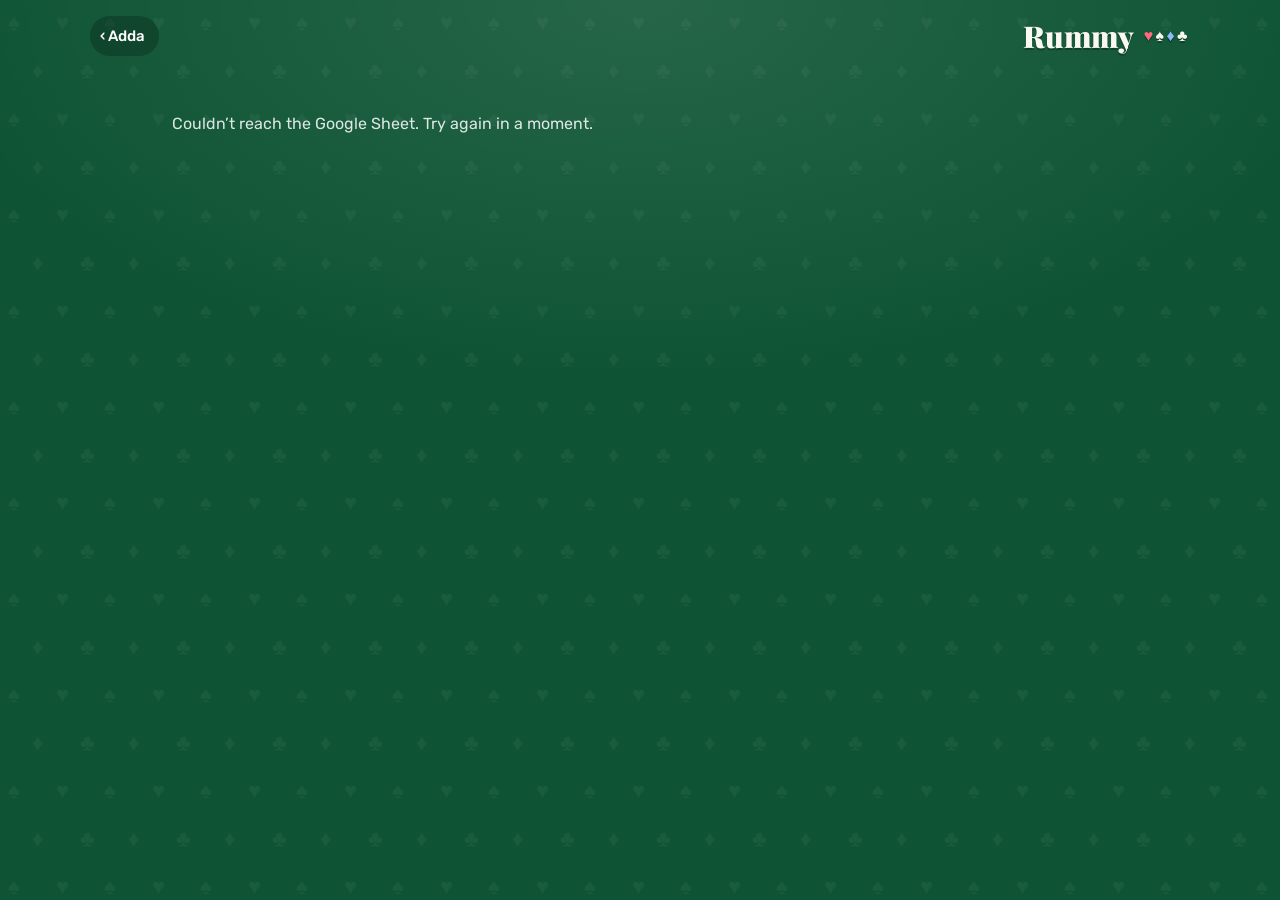
<file: rummy/index.html>
<!DOCTYPE html>
<html lang="en">
<head>
<meta charset="utf-8">
<meta name="viewport" content="width=device-width, initial-scale=1">
<title>Rummy · Adda</title>
<link rel="icon" href="data:image/svg+xml,%3Csvg xmlns='http://www.w3.org/2000/svg' viewBox='0 0 100 100'%3E%3Ctext y='.9em' font-size='90'%3E%E2%99%A5%3C/text%3E%3C/svg%3E">
<script>document.write('<script src="../config.js?v='+Date.now()+'"><\/script>')</script>
<link rel="preconnect" href="https://fonts.googleapis.com">
<link rel="stylesheet" href="https://fonts.googleapis.com/css2?family=Playfair+Display:wght@700;900&family=Rubik:wght@400;500;700&display=swap">
<style>
/* VOICE: walking into a card room: "which table are you sitting at?"
   IDEA: every dashboard is a real card table seen from above, players seated around it, the leader wearing the crown
   COLOUR and TYPE: felt green room, wooden table rims, ivory name plates, brass plaques; Playfair names, Rubik words
   LAYOUT: a room of tables (tap to sit down), one empty table to pull up a new one */
:root{color-scheme:light dark;--ink:#14231b;--felt:#0f5a38;--ivory:#fbf8f0;--brass:#d9b25a;--wood:#6b4a2b;--wood2:#4a321c;--paper:light-dark(#fffdf7,#10281c);--pink:light-dark(#14231b,#eef3ee);--line:light-dark(#d9e3dc,#1f4231);--frame:light-dark(#ece4cf,#24503a)}
*{box-sizing:border-box;min-width:0}[hidden]{display:none!important}
body{margin:0;min-height:100vh;color:#fff;font:16px/1.5 Rubik,system-ui,sans-serif;overflow-x:clip;
  background:radial-gradient(ellipse 80% 60% at 50% 0%,rgb(255 255 255/.10),transparent 70%),url("data:image/svg+xml,%3Csvg xmlns='http://www.w3.org/2000/svg' width='96' height='96'%3E%3Cg fill='%23ffffff' fill-opacity='.045' font-size='22' font-family='serif'%3E%3Ctext x='8' y='30'%3E%E2%99%A0%3C/text%3E%3Ctext x='56' y='30'%3E%E2%99%A5%3C/text%3E%3Ctext x='32' y='78'%3E%E2%99%A6%3C/text%3E%3Ctext x='80' y='78'%3E%E2%99%A3%3C/text%3E%3C/g%3E%3C/svg%3E"),light-dark(#0e5434,#08301d)}
button,input{font:inherit;font-size:16px;color:inherit}button{cursor:pointer}
:focus-visible{outline:3px solid var(--brass);outline-offset:3px}
.wrap{max-width:1100px;margin:0 auto;padding:0 max(4vw,16px)}
.bar{display:flex;align-items:center;justify-content:space-between;gap:12px;padding:16px 0 4px}
.back{display:inline-flex;align-items:center;gap:6px;min-height:40px;padding:0 14px 0 10px;border-radius:999px;background:rgb(0 0 0/.22);color:#fff;text-decoration:none;font-weight:500;font-size:15px;transition:transform .2s cubic-bezier(.3,1.6,.5,1)}
.back:hover{transform:translateX(-3px)}
.word{font:900 30px/1 'Playfair Display',Georgia,serif;color:var(--ivory);text-shadow:0 2px 0 rgb(0 0 0/.3);display:flex;align-items:center;gap:10px}
.word span{font:700 16px Georgia,serif;letter-spacing:.15em}.word b{color:#ff6b7a;font-weight:700}.word i{color:#8fb8ff;font-style:normal}
main{padding:22px 0 60px}
.room{display:grid;grid-template-columns:repeat(auto-fill,minmax(min(100%,330px),1fr));gap:clamp(34px,5vw,48px) clamp(20px,3vw,34px);padding-top:16px}
.tb{display:grid;gap:12px;animation:arrive .6s cubic-bezier(.3,1.4,.5,1) both;animation-delay:calc(var(--i,0) * 80ms)}
@keyframes arrive{from{opacity:0;transform:translateY(24px) scale(.94)}}
.tb.gone{animation:leave .6s cubic-bezier(.5,0,.7,.4) forwards}
@keyframes leave{to{opacity:0;transform:translateY(40px) rotate(8deg) scale(.7)}}
.felt{position:relative;display:block;aspect-ratio:1.5/1;border-radius:50%;color:var(--ink);text-decoration:none;
  background:radial-gradient(ellipse 60% 55% at 50% 45%,#1a7a4c,#11603b 60%,#0b4a2d);
  border:clamp(10px,2.8vw,14px) solid var(--wood);box-shadow:inset 0 0 0 3px rgb(0 0 0/.25),inset 0 10px 30px rgb(0 0 0/.35),0 0 0 3px var(--wood2),0 22px 30px -10px rgb(0 0 0/.55);
  transition:transform .4s cubic-bezier(.3,1.5,.5,1)}
.felt:hover{transform:translateY(-6px) rotate(-1deg)}
.felt:active{transform:scale(.97)}
.plaque{position:absolute;left:50%;top:0;translate:-50% -62%;max-width:78%;padding:5px 16px;border-radius:8px;background:linear-gradient(#f1d58b,#c99a3b);color:#2b1d05;font:700 16px/1.2 'Playfair Display',Georgia,serif;white-space:nowrap;overflow:hidden;text-overflow:ellipsis;box-shadow:0 3px 0 #8a6420,0 6px 10px rgb(0 0 0/.35);z-index:2}
.mid{position:absolute;left:50%;top:50%;translate:-50% -50%;display:grid;justify-items:center;gap:4px}
.deck{position:relative;width:96px;height:60px}
.deck span{position:absolute;left:34px;bottom:0;width:30px;height:42px;border-radius:5px;background:var(--ivory);box-shadow:0 2px 5px rgb(0 0 0/.35);display:grid;place-items:center;font:700 16px Georgia,serif;transform-origin:50% 120%;transition:transform .4s cubic-bezier(.3,1.6,.5,1)}
.deck span:nth-child(1){transform:rotate(-16deg);color:#cf1f33}.deck span:nth-child(2){transform:rotate(0);color:#1b1b1d}.deck span:nth-child(3){transform:rotate(16deg);color:#1f5fbf}
.felt:hover .deck span:nth-child(1){transform:rotate(-30deg) translateY(-3px)}.felt:hover .deck span:nth-child(2){transform:translateY(-8px)}.felt:hover .deck span:nth-child(3){transform:rotate(30deg) translateY(-3px)}
.hands{font-size:13px;color:rgb(255 255 255/.85);font-weight:500;white-space:nowrap}
.seat{position:absolute;display:grid;justify-items:center;max-width:40%;padding:6px 12px 7px;border-radius:12px;background:var(--ivory);box-shadow:0 4px 0 rgb(0 0 0/.18),0 8px 14px rgb(0 0 0/.3);text-align:center;z-index:1;transition:transform .3s cubic-bezier(.3,1.6,.5,1)}
.seat .n{font:700 15px/1.2 Rubik,sans-serif;max-width:100%;overflow:hidden;text-overflow:ellipsis;white-space:nowrap}
.seat .n i{font:700 15px Georgia,serif;font-style:normal;margin-right:4px}
.seat .t{font:900 22px/1.05 'Playfair Display',Georgia,serif}
.s0{left:-6%;top:50%;translate:0 -50%;rotate:-4deg}.s1{right:-6%;top:50%;translate:0 -50%;rotate:4deg}.s2{left:50%;bottom:-7%;translate:-50% 0}
.n3 .s0,.n3 .s1{top:36%}.n3 .mid{top:40%}
.felt:hover .s0{transform:translateX(-4px)}.felt:hover .s1{transform:translateX(4px)}.felt:hover .s2{transform:translateY(4px)}
.crown{position:absolute;left:-12px;top:-18px;width:30px;height:24px;rotate:-22deg;filter:drop-shadow(0 2px 1px rgb(0 0 0/.35));animation:wob 3s ease-in-out infinite}
@keyframes wob{50%{transform:translateY(-2px) rotate(6deg)}}
.under{display:flex;justify-content:center;gap:10px}
.under a,.under button{display:inline-flex;align-items:center;gap:6px;min-height:40px;padding:0 16px;border-radius:999px;border:0;font-weight:700;font-size:15px;text-decoration:none;box-shadow:0 3px 0 rgb(0 0 0/.25);transition:transform .2s cubic-bezier(.3,1.6,.5,1)}
.under a:hover,.under button:hover{transform:translateY(-2px)}
.play{background:var(--brass);color:#2b1d05}.play b{font:700 16px Georgia,serif}
.open{background:var(--ivory);color:var(--ink)}
.del{background:rgb(0 0 0/.25);color:#fff;padding:0 13px!important}
.del svg{width:16px;height:16px}
.newt{position:relative;aspect-ratio:1.5/1;border-radius:50%;border:4px dashed rgb(251 248 240/.45);background:rgb(0 0 0/.12);color:var(--ivory);display:grid;place-items:center;align-content:center;gap:6px;text-align:center;font:700 22px 'Playfair Display',Georgia,serif;animation:arrive .6s cubic-bezier(.3,1.4,.5,1) both;animation-delay:calc(var(--i,0) * 80ms);transition:transform .35s cubic-bezier(.3,1.5,.5,1),background .2s,border-color .2s}
.newt:hover{transform:translateY(-6px) rotate(1deg);background:rgb(0 0 0/.2);border-color:var(--brass)}
.newt .plus{display:grid;place-items:center;width:58px;height:58px;border-radius:50%;background:var(--brass);color:#2b1d05;font:700 34px/1 Rubik,sans-serif;box-shadow:0 4px 0 #8a6420;transition:transform .4s cubic-bezier(.3,1.6,.5,1)}
.newt:hover .plus{transform:rotate(90deg) scale(1.08)}
.newt small{font:400 14px Rubik,sans-serif;opacity:.8}
.msg{text-align:center;opacity:.85;padding:20px}
.modal{position:fixed;inset:0;background:rgb(6 20 13/.6);display:grid;place-items:center;padding:16px;z-index:9;animation:fade .15s ease;overflow:auto}
@keyframes fade{from{opacity:0}}
.box{position:relative;background:var(--paper);color:var(--pink);border-radius:18px;padding:26px 24px 22px;width:min(460px,100%);box-shadow:inset 0 0 0 7px var(--paper),inset 0 0 0 8px var(--frame),0 24px 60px rgb(0 0 0/.5);animation:dealbox .4s cubic-bezier(.3,1.5,.5,1)}
@keyframes dealbox{from{transform:translateY(30px) rotate(-4deg) scale(.92);opacity:0}}
.box h3{margin:0 0 6px;font:700 24px/1.2 'Playfair Display',Georgia,serif;padding-right:24px}
.box p{margin:0 0 16px;color:light-dark(#56665d,#9fb3a6)}
.ms{position:absolute;top:14px;right:18px;font:700 20px Georgia,serif;color:light-dark(#efb7bd,#7a2a33)}
form{display:grid;gap:12px}
label{display:grid;gap:5px;font-size:14px;font-weight:500}
label small{font-weight:400;color:light-dark(#56665d,#9fb3a6)}
.box input{background:light-dark(#fff,#0c2016);border:2px solid var(--line);border-radius:12px;min-height:46px;padding:8px 12px;width:100%}
.box input:focus{outline:none;border-color:var(--brass);box-shadow:0 0 0 4px color-mix(in srgb,var(--brass) 35%,transparent)}
.pl{display:grid;gap:10px}
.pl label>span i{font:700 15px Georgia,serif;font-style:normal;margin-left:4px}
.err{color:#e0364d;font-size:14px;min-height:1.2em;margin:0}
.row{display:flex;gap:10px;justify-content:flex-end;flex-wrap:wrap}
.btn{border:2px solid var(--line);background:transparent;border-radius:12px;min-height:46px;padding:0 16px;font-weight:500}
.go{border:0;border-radius:12px;min-height:46px;padding:0 20px;font:700 18px 'Playfair Display',Georgia,serif;background:var(--felt);color:#fff;box-shadow:inset 0 -3px 0 rgb(0 0 0/.25)}
.go.red{background:#cf1f33}
.go:disabled{opacity:.6}
.bit{position:fixed;pointer-events:none;z-index:20;font:700 20px/1 Georgia,serif}
@media(max-width:420px){.seat .t{font-size:19px}.seat .n{font-size:14px}.seat{padding:5px 9px 6px}.deck{transform:scale(.85)}}
@media(prefers-reduced-motion:reduce){*{animation:none!important;transition:none!important}}
</style>
</head>
<body>
<div class="wrap bar"><a class="back" href="../">‹ Adda</a><span class="word" aria-label="Rummy">Rummy <span aria-hidden="true"><b>♥</b>♠<i>♦</i>♣</span></span></div>
<main class="wrap">
  <div class="room" id="room"><p class="msg">Setting up the tables…</p></div>
</main>
<template id="crownsvg"><svg class="crown" viewBox="0 0 40 32" aria-hidden="true"><path d="M4 26L2 8l10 8 8-13 8 13 10-8-2 18z" fill="#ffd35a" stroke="#b8860b" stroke-width="2" stroke-linejoin="round"/><circle cx="20" cy="18" r="3" fill="#cf1f33"/></svg></template>
<div class="modal" id="ndlg" hidden role="dialog" aria-modal="true" aria-labelledby="nt"><div class="box"><span class="ms" aria-hidden="true">♥</span>
  <h3 id="nt">Pull up a new table</h3><p>Seat 2 or 3 players. Everyone who knows the passcode can log hands and play.</p>
  <form id="nf" autocomplete="off">
    <div class="pl">
      <label><span>Player 1<i style="color:#cf1f33">♥</i></span><input id="p0" maxlength="24" required placeholder="Name"></label>
      <label><span>Player 2<i>♠</i></span><input id="p1" maxlength="24" required placeholder="Name"></label>
      <label><span>Player 3<i style="color:#1f5fbf">♦</i> <small>(optional)</small></span><input id="p2" maxlength="24" placeholder="Name"></label>
    </div>
    <label>Table name <small>(optional)</small><input id="nm" maxlength="40" placeholder="e.g. Friday night crew"></label>
    <label>Passcode <small>(at least 4 characters)</small><input id="pw" type="password" minlength="4" required autocomplete="new-password"></label>
    <p class="err" id="err" role="alert"></p>
    <div class="row"><button type="button" class="btn" id="ncancel">Cancel</button><button class="go" id="create">Deal us in</button></div>
  </form></div></div>
<div class="modal" id="ddlg" hidden role="dialog" aria-modal="true" aria-labelledby="dt"><div class="box"><span class="ms" aria-hidden="true">♠</span>
  <h3 id="dt">Delete this table?</h3><p id="dm"></p>
  <form id="df" autocomplete="off">
    <label>Passcode<input id="dpw" type="password" required autocomplete="current-password"></label>
    <p class="err" id="derr" role="alert"></p>
    <div class="row"><button type="button" class="btn" id="dcancel">Keep it</button><button class="go red" id="dgo">Delete table</button></div>
  </form></div></div>
<script>
{
const $=s=>document.querySelector(s);
const CFG=window.SCORE_CONFIG||{},API=(CFG.apiUrl||'').trim();
const ls={get(k,d){try{const v=localStorage.getItem(k);return v==null?d:JSON.parse(v)}catch(e){return d}},set(k,v){try{localStorage.setItem(k,JSON.stringify(v))}catch(e){}},del(k){try{localStorage.removeItem(k)}catch(e){}}};
const esc=s=>String(s).replace(/[&<>"']/g,c=>({'&':'&amp;','<':'&lt;','>':'&gt;','"':'&quot;',"'":'&#39;'}[c]));
const SU=[['♥','#cf1f33'],['♠','#1b1b1d'],['♦','#1f5fbf']];
const fmt=n=>(Math.round(n*100)/100).toLocaleString();
const BIN='<svg viewBox="0 0 24 24" fill="none" stroke="currentColor" stroke-width="2.2" stroke-linecap="round" stroke-linejoin="round" aria-hidden="true"><path d="M4 7h16M9 7V4h6v3M6 7l1 13h10l1-13"/></svg>';
let boards=ls.get('adda-boards-rummy',null);
function tableHTML(b,k){
  const u=encodeURIComponent(b.id),n=b.players.length,t=b.totals||[];
  let lead=-1;if(b.hands&&t.length===n){const best=Math[b.lowWins===false?'max':'min'](...t);if(t.filter(x=>x===best).length===1)lead=t.indexOf(best)}
  const seats=b.players.map((p,i)=>`<span class="seat s${i}">${i===lead?$('#crownsvg').innerHTML:''}<span class="n"><i style="color:${SU[i][1]}">${SU[i][0]}</i>${esc(p)}</span><span class="t">${b.hands?fmt(t[i]||0):'–'}</span></span>`).join('');
  return`<article class="tb" style="--i:${k}" data-id="${esc(b.id)}">
    <a class="felt${n===3?' n3':''}" href="board.html?b=${u}" aria-label="Open ${esc(b.name)}: ${b.players.map((p,i)=>`${esc(p)} ${fmt(t[i]||0)}`).join(', ')}">
      <span class="plaque">${esc(b.name)}</span>${seats}
      <span class="mid" aria-hidden="true"><span class="deck"><span>♥</span><span>♠</span><span>♦</span></span><span class="hands">${b.hands?`${b.hands} hand${b.hands===1?'':'s'}`:'Fresh deck'}</span></span>
    </a>
    <div class="under"><a class="open" href="board.html?b=${u}">Scores</a><a class="play" href="play.html?b=${u}">Play <b aria-hidden="true">♠</b></a><button class="del" data-del="${esc(b.id)}" aria-label="Delete ${esc(b.name)}">${BIN}</button></div>
  </article>`}
function show(list){
  $('#room').innerHTML=(list||[]).map(tableHTML).join('')+`<button type="button" class="newt" id="newt" style="--i:${(list||[]).length}"><span class="plus" aria-hidden="true">+</span>New table<small>for 2 or 3 players</small></button>`;
  $('#newt').onclick=openNew}
if(Array.isArray(boards))show(boards);
async function load(){if(!API){$('#room').innerHTML='<p class="msg">The Google Sheet isn’t connected yet.</p>';return}
  try{const r=await fetch(API+(API.includes('?')?'&':'?')+'action=boards&game=rummy&t='+Date.now()),j=await r.json();
    if(j.ok){const same=JSON.stringify(j.boards)===JSON.stringify(boards);boards=j.boards;ls.set('adda-boards-rummy',boards);if(!same)show(boards)}}
  catch(e){if(!Array.isArray(boards))$('#room').innerHTML='<p class="msg">Couldn’t reach the Google Sheet. Try again in a moment.</p>'}}
load();
const post=b=>fetch(API,{method:'POST',headers:{'Content-Type':'text/plain;charset=utf-8'},body:JSON.stringify(b)}).then(r=>r.json());
function burst(el,n=18){if(matchMedia('(prefers-reduced-motion: reduce)').matches)return;const q=el.getBoundingClientRect();
  for(let k=0;k<n;k++){const s=document.createElement('i');s.className='bit';const su='♥♠♦♣'[k%4];s.textContent=su;s.style.color=su==='♥'?'#ff5a6e':su==='♦'?'#8fb8ff':'#fbf8f0';s.style.left=(q.left+q.width/2)+'px';s.style.top=(q.top+q.height/2)+'px';document.body.appendChild(s);
    const a=Math.random()*Math.PI*2,v=60+Math.random()*120;s.animate([{transform:'translate(-50%,-50%) scale(.3)',opacity:1},{transform:`translate(calc(-50% + ${Math.cos(a)*v}px),calc(-50% + ${Math.sin(a)*v+60}px)) rotate(${Math.random()*540}deg)`,opacity:0}],{duration:900+Math.random()*500,easing:'cubic-bezier(.2,.7,.3,1)'}).onfinish=()=>s.remove()}}
const ERR={same_names:'Each player needs a different name.',bad_players:'Add 2 or 3 players.',short_passcode:'The passcode needs at least 4 characters.',busy:'The sheet is busy, try again in a moment.'};
function openNew(){$('#err').textContent='';$('#ndlg').hidden=false;setTimeout(()=>$('#p0').focus(),40)}
$('#ncancel').onclick=()=>{$('#ndlg').hidden=true};
$('#nf').addEventListener('submit',async e=>{e.preventDefault();
  const players=['#p0','#p1','#p2'].map(s=>$(s).value.trim()).filter(Boolean),pass=$('#pw').value;
  if(players.length<2){$('#err').textContent=ERR.bad_players;return}
  if(new Set(players.map(p=>p.toLowerCase())).size!==players.length){$('#err').textContent=ERR.same_names;return}
  if(pass.length<4){$('#err').textContent=ERR.short_passcode;return}
  if(!API){$('#err').textContent='Connect the Google Sheet first.';return}
  $('#err').textContent='';const btn=$('#create');btn.disabled=true;btn.textContent='Shuffling…';
  try{const j=await post({action:'board_create',game:'rummy',name:$('#nm').value.trim(),players,passcode:pass});
    if(!j.ok)throw new Error(ERR[j.error]||'Couldn’t create it, try again.');
    ls.set('st-key-'+j.board.id,pass);ls.set('adda-board-'+j.board.id,j.board);burst(btn,24);
    setTimeout(()=>location.href='board.html?b='+encodeURIComponent(j.board.id),450)}
  catch(err){$('#err').textContent=err.message&&!/fetch/i.test(err.message)?err.message:'Couldn’t reach the Google Sheet, try again.';btn.disabled=false;btn.textContent='Deal us in'}});
let delId=null;
$('#room').addEventListener('click',e=>{const d=e.target.closest('[data-del]');if(!d)return;const b=(boards||[]).find(x=>x.id===d.dataset.del);if(!b)return;delId=b.id;
  $('#dt').textContent=`Delete ${b.name}?`;$('#dm').textContent=`It disappears from Adda for everyone. Its ${b.hands} hand${b.hands===1?'':'s'} stay saved in the Google Sheet. Enter the table’s passcode to confirm.`;
  $('#derr').textContent='';$('#dpw').value='';$('#ddlg').hidden=false;setTimeout(()=>$('#dpw').focus(),40)});
$('#dcancel').onclick=()=>{$('#ddlg').hidden=true;delId=null};
$('#df').addEventListener('submit',async e=>{e.preventDefault();if(!delId)return;const btn=$('#dgo');btn.disabled=true;btn.textContent='Deleting…';
  try{const j=await post({action:'board_delete',board:delId,key:$('#dpw').value});
    if(!j.ok){$('#derr').textContent=j.error==='bad_key'?'That passcode didn’t work.':'Couldn’t delete it, try again.';return}
    const id=delId;$('#ddlg').hidden=true;delId=null;
    ['st-key-','adda-board-','st-cache-','st-queue-','rm-me-'].forEach(p=>ls.del(p+id));
    const r=ls.get('adda-recent',[]);if(Array.isArray(r))ls.set('adda-recent',r.filter(x=>x&&x.id!==id));
    boards=boards.filter(x=>x.id!==id);ls.set('adda-boards-rummy',boards);
    const el=document.querySelector(`.tb[data-id="${CSS.escape(id)}"]`);if(el){el.classList.add('gone');setTimeout(()=>show(boards),600)}else show(boards)}
  catch(err){$('#derr').textContent='Couldn’t reach the Google Sheet, try again.'}
  finally{btn.disabled=false;btn.textContent='Delete table'}});
['#ndlg','#ddlg'].forEach(s=>$(s).addEventListener('click',e=>{if(e.target===$(s))$(s).hidden=true}));
document.addEventListener('keydown',e=>{if(e.key==='Escape'){$('#ndlg').hidden=true;$('#ddlg').hidden=true}});
}
</script>
</body>
</html>
</file>
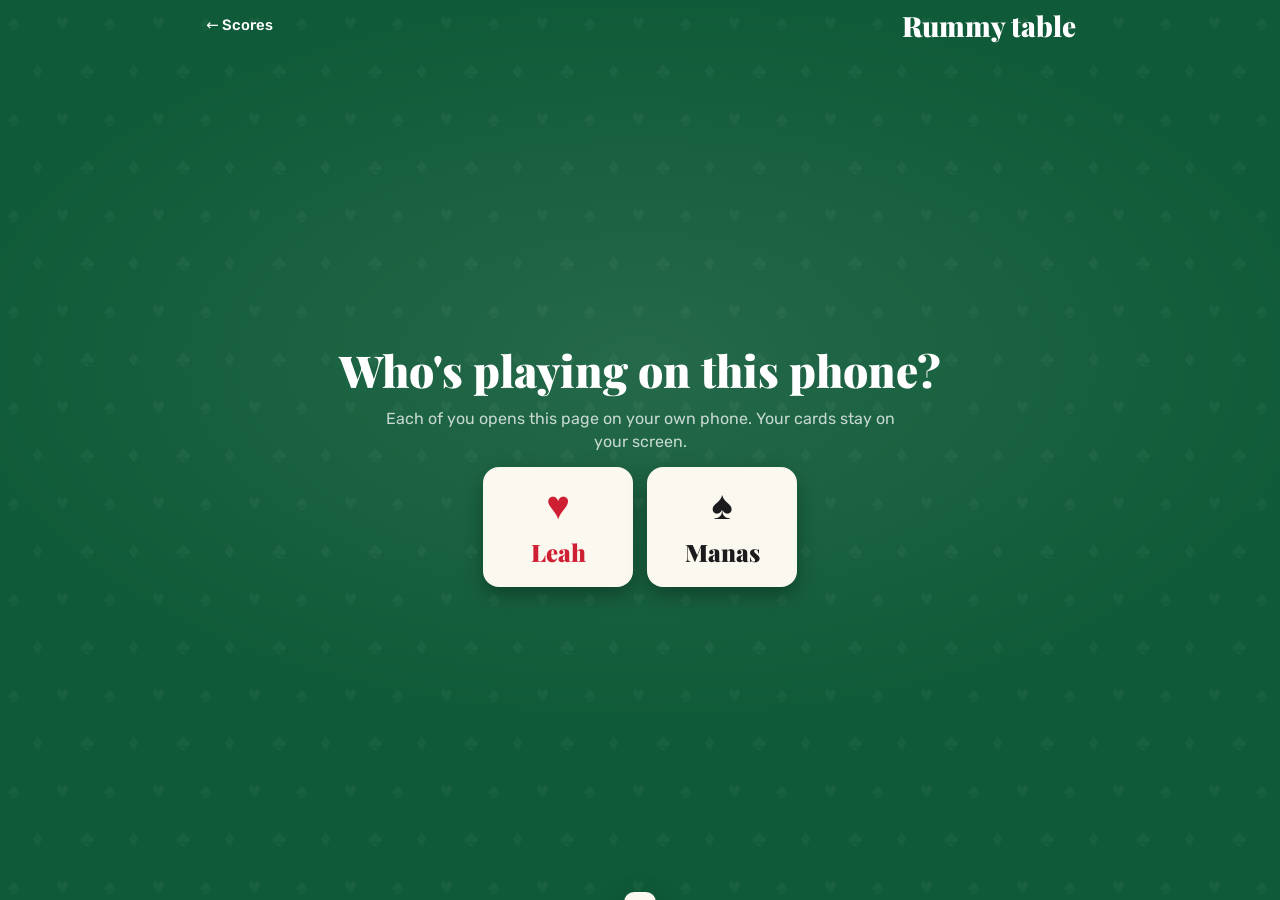
<file: play.html>
<!DOCTYPE html>
<html lang="en"><head><meta charset="utf-8"><meta name="viewport" content="width=device-width, initial-scale=1">
<title>Rummy table · Adda</title>
<meta http-equiv="refresh" content="0;url=rummy/play.html?b=leah-manas">
<script>location.replace('rummy/play.html?b=leah-manas')</script>
</head><body><p><a href="rummy/play.html?b=leah-manas">Go to the Rummy table</a></p></body></html>
</file>
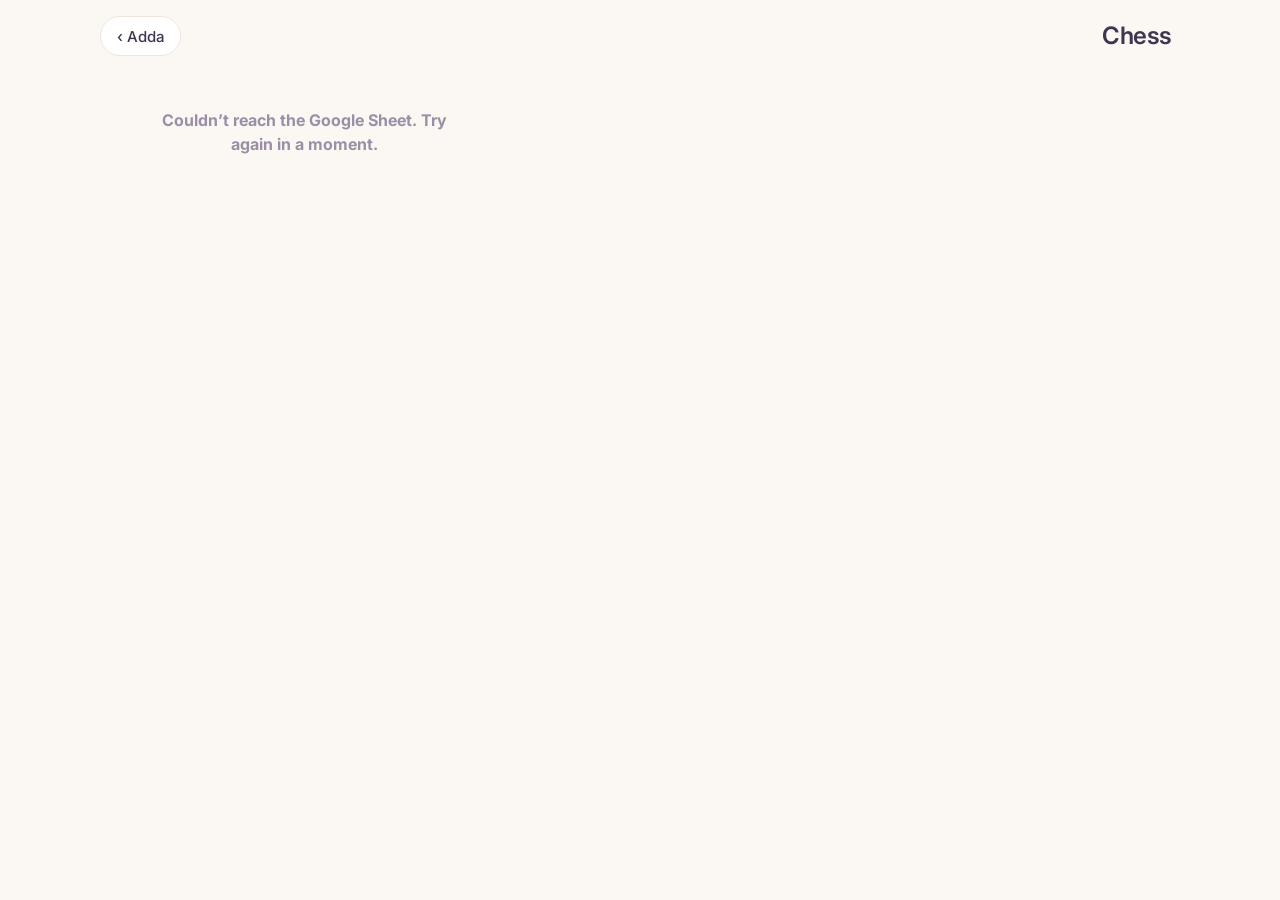
<file: chess/board.html>
<!DOCTYPE html>
<html lang="en">
<head>
<meta charset="utf-8">
<meta name="viewport" content="width=device-width, initial-scale=1">
<title>Chess · Adda</title>
<link rel="icon" href="data:image/svg+xml,%3Csvg xmlns='http://www.w3.org/2000/svg' viewBox='0 0 100 100'%3E%3Crect width='100' height='100' rx='24' fill='%2361c9a8'/%3E%3Ccircle cx='50' cy='34' r='16' fill='%23fffaf0' stroke='%232b2240' stroke-width='6'/%3E%3Cpath d='M36 84 Q38 60 44 50 L56 50 Q62 60 64 84 Z' fill='%23fffaf0' stroke='%232b2240' stroke-width='6'/%3E%3C/svg%3E">
<script>document.write('<script src="../config.js?v='+Date.now()+'"><\/script>')</script>
<script src="pieces.js?v=28"></script>
<script src="levels.js?v=28"></script>
<link rel="preconnect" href="https://fonts.googleapis.com">
<link rel="stylesheet" href="https://fonts.googleapis.com/css2?family=Inter:wght@300;400;500;600">
<style>
/* VOICE: friendly rivalry, a scoreboard that cheers for both of you
   IDEA: two sticker cards facing off, little chess pieces with faces cheering, a race line of who's ahead
   COLOUR and TYPE: the "Minimal" theme in minimal.css (off-white, black type, stone-grey board, flat silhouettes); Inter
   LAYOUT: face-off, play button, fun stats, log a result next to the race chart, game history */
:root{color-scheme:light dark;--bg:light-dark(#fff6e8,#1c1532);--dot:light-dark(#ffe0cb,#2c2350);--ink:light-dark(#2b2240,#fdf6ff);--mut:light-dark(#6b5f80,#c3b8db);--line:#2b2240;--sh:light-dark(#2b2240,#8c6ff0);
  --pink:#ff5d8f;--sky:#4cc9f0;--mint:#3ddc97;--lemon:#ffd23f;--orange:#ff9f1c;--grape:#9b5de5;--card:light-dark(#ffffff,#2a2148);--soft:light-dark(#fff3dc,#241c40)}
*{box-sizing:border-box;min-width:0}[hidden]{display:none!important}
body{margin:0;color:var(--ink);font:16px/1.5 Inter,system-ui,sans-serif;background:radial-gradient(var(--dot) 2px,transparent 2.4px) 0 0/24px 24px,var(--bg);overflow-x:clip}
button,input,select{font:inherit;color:inherit}button{cursor:pointer}
:focus-visible{outline:3px solid var(--sky);outline-offset:2px}
.wrap{max-width:1080px;margin:0 auto;padding:0 max(4vw,16px)}
.bar{display:flex;align-items:center;justify-content:space-between;gap:10px;padding:16px 0 0;flex-wrap:wrap}
.pill{display:inline-flex;align-items:center;gap:6px;min-height:40px;padding:0 16px;border-radius:999px;border:3px solid var(--line);background:var(--c,var(--card));color:var(--ink);text-decoration:none;font:600 15px Inter,sans-serif;box-shadow:3px 3px 0 var(--sh);transition:transform .2s cubic-bezier(.3,1.7,.5,1)}
.pill.c{color:#2b2240}
.pill:hover{transform:translate(-1px,-2px)}.pill:active{transform:translate(2px,2px);box-shadow:1px 1px 0 var(--sh)}
h1{margin:18px 0 0;text-align:center;font:700 clamp(30px,6vw,48px)/1.05 Inter,sans-serif;color:var(--mint);-webkit-text-stroke:3px var(--line);paint-order:stroke fill;text-shadow:4px 4px 0 var(--sh);overflow-wrap:anywhere}
.tabs{display:flex;justify-content:center;gap:8px;margin:16px 0 0;flex-wrap:wrap}
.tabs button{min-height:38px;padding:0 14px;border-radius:999px;border:3px solid var(--line);background:var(--card);font:600 15px Inter,sans-serif;box-shadow:2px 2px 0 var(--sh)}
.tabs button[aria-pressed=true]{background:var(--lemon);color:#2b2240}
/* face-off */
.face{display:grid;grid-template-columns:minmax(0,1fr) auto minmax(0,1fr);gap:14px;align-items:center;margin-top:22px}
.pl{position:relative;display:grid;justify-items:center;gap:4px;padding:22px 14px 18px;border-radius:28px;border:4px solid var(--line);background:var(--c);color:#2b2240;box-shadow:7px 7px 0 var(--sh);text-align:center;transition:transform .35s cubic-bezier(.3,1.7,.5,1)}
.pl.happy{animation:happy .8s cubic-bezier(.3,1.6,.5,1)}
@keyframes happy{30%{transform:translateY(-18px) rotate(-3deg) scale(1.04)}60%{transform:translateY(0) scale(1.02,.96)}}
.pl::before{content:'';position:absolute;inset:0;border-radius:24px;background:radial-gradient(rgb(255 255 255/.35) 2px,transparent 2.5px) 0 0/18px 18px;pointer-events:none}
.ava{position:relative;width:78px;height:78px;border:0;background:none;padding:0;transition:transform .25s cubic-bezier(.3,1.8,.5,1)}
.ava:hover{transform:rotate(-8deg) scale(1.08)}
.ava svg{width:100%;height:100%}
.crown{position:absolute;top:-34px;left:50%;translate:-50% 0;width:46px;height:36px;rotate:-10deg;filter:drop-shadow(2px 2px 0 var(--line));animation:wob 2.6s ease-in-out infinite}
@keyframes wob{50%{transform:translateY(-4px) rotate(14deg)}}
.pname{position:relative;font:700 22px/1.1 Inter,sans-serif;overflow-wrap:anywhere}
.pts{position:relative;border:0;background:none;padding:0;font:700 clamp(54px,11vw,86px)/1 Inter,sans-serif;color:#fff;-webkit-text-stroke:4px var(--line);paint-order:stroke fill;text-shadow:5px 5px 0 var(--line);cursor:pointer}
.pts span{display:inline-block}
.rec{position:relative;font-weight:800;font-size:15px;display:flex;gap:8px;flex-wrap:wrap;justify-content:center}
.rec b{display:inline-grid;place-items:center;min-width:24px;height:24px;padding:0 6px;border-radius:8px;border:2px solid var(--line);background:#fff;font:700 14px Inter,sans-serif}
.vs{font:700 30px Inter,sans-serif;color:var(--lemon);-webkit-text-stroke:2.5px var(--line);paint-order:stroke fill;text-shadow:3px 3px 0 var(--sh);border:0;background:none;padding:6px;cursor:pointer}
.playrow{display:flex;justify-content:center;margin-top:22px}
.play{display:inline-flex;align-items:center;gap:10px;min-height:58px;padding:0 26px 0 16px;border-radius:999px;border:4px solid var(--line);background:var(--mint);color:#2b2240;text-decoration:none;font:700 22px Inter,sans-serif;box-shadow:5px 5px 0 var(--sh);transition:transform .25s cubic-bezier(.3,1.7,.5,1)}
.play svg{width:42px;height:42px;transition:transform .3s cubic-bezier(.3,1.8,.5,1)}
.play:hover{transform:translate(-2px,-3px) rotate(-1deg)}.play:hover svg{transform:translateY(-6px) rotate(-12deg)}
.play:active{transform:translate(3px,3px);box-shadow:2px 2px 0 var(--sh)}
/* stats */
.stats{display:grid;grid-template-columns:repeat(auto-fit,minmax(min(100%,180px),1fr));gap:14px;margin-top:30px}
.st{border:3px solid var(--line);border-radius:20px;background:var(--card);padding:12px 14px;box-shadow:4px 4px 0 var(--sh);display:grid;gap:2px;transition:transform .3s cubic-bezier(.3,1.7,.5,1);cursor:default}
.st:hover{transform:translateY(-3px) rotate(-1deg)}
.st small{font-weight:800;color:var(--mut);font-size:13px;text-transform:uppercase;letter-spacing:.06em}
.st b{font:700 24px/1.15 Inter,sans-serif;overflow-wrap:anywhere}
.st span{font-size:14px;color:var(--mut);font-weight:700}
/* cards */
.grid{display:grid;grid-template-columns:minmax(0,1fr) minmax(0,1.6fr);gap:22px;margin-top:30px;padding-bottom:20px}
.card{border:4px solid var(--line);border-radius:26px;background:var(--card);padding:22px;box-shadow:7px 7px 0 var(--sh)}
.card.wide{grid-column:1/-1}
h2{margin:0 0 12px;font:700 26px/1.1 Inter,sans-serif}
.who{display:grid;gap:10px}
.res{display:flex;align-items:center;gap:12px;min-height:60px;padding:0 16px 0 8px;border-radius:18px;border:3px solid var(--line);background:var(--c);color:#2b2240;font:700 19px Inter,sans-serif;box-shadow:3px 3px 0 var(--sh);transition:transform .2s cubic-bezier(.3,1.7,.5,1);text-align:left}
.res:hover{transform:translate(-1px,-2px)}.res:active{transform:translate(2px,2px);box-shadow:1px 1px 0 var(--sh)}
.res svg{width:44px;height:44px;flex:none}
.res span{overflow:hidden;text-overflow:ellipsis;white-space:nowrap}
.opts{display:grid;grid-template-columns:1fr 1fr;gap:10px;margin-top:12px}
label{display:grid;gap:4px;font-size:14px;font-weight:800;color:var(--mut)}
.opts input,.opts select{min-height:46px;border:3px solid var(--line);border-radius:14px;padding:6px 10px;background:var(--soft);color:var(--ink);width:100%;-webkit-appearance:none;appearance:none}
.race{position:relative;min-height:260px}
.race svg{position:absolute;inset:0;width:100%;height:100%}
.empty{display:grid;place-items:center;text-align:center;min-height:200px;color:var(--mut);font-weight:700}
.legend{display:flex;gap:14px;flex-wrap:wrap;font-weight:800;font-size:14px;margin-bottom:6px}
.legend i{display:inline-block;width:14px;height:14px;border-radius:5px;border:2px solid var(--line);vertical-align:-2px;margin-right:5px}
.hist{display:grid;gap:10px}
.g{display:grid;grid-template-columns:auto minmax(0,1fr) auto;align-items:center;gap:12px;padding:10px 12px;border-radius:18px;border:3px solid var(--line);background:var(--soft)}
.g.fresh{animation:slidein .6s cubic-bezier(.3,1.5,.5,1)}
@keyframes slidein{from{transform:translateX(-30px) rotate(-2deg);opacity:0}}
.g .badge{width:46px;height:46px;border-radius:14px;border:3px solid var(--line);background:var(--c);display:grid;place-items:center}
.g .badge svg{width:38px;height:38px}
.g b{font:700 17px/1.2 Inter,sans-serif}
.g small{display:block;color:var(--mut);font-weight:700;font-size:13px}
.g button{border:0;background:none;color:var(--mut);min-width:44px;min-height:44px;border-radius:12px}
.g button:hover{background:light-dark(#ffe3ec,#3a2350);color:#e0244a}
.more{margin-top:12px}
/* dialogs and bits */
.modal{position:fixed;inset:0;z-index:40;background:rgb(28 21 50/.55);display:grid;place-items:center;padding:16px;animation:fade .15s}
@keyframes fade{from{opacity:0}}
.box{width:min(400px,100%);background:var(--card);border:4px solid var(--line);border-radius:24px;padding:22px;box-shadow:7px 7px 0 var(--sh);text-align:center;animation:boxin .45s cubic-bezier(.3,1.6,.5,1)}
@keyframes boxin{from{transform:translateY(30px) scale(.85) rotate(-4deg);opacity:0}}
.box h3{margin:0 0 6px;font:700 24px/1.2 Inter,sans-serif}.box p{margin:0 0 16px;color:var(--mut);font-weight:700}
.box input{width:100%;min-height:48px;border:3px solid var(--line);border-radius:14px;padding:8px 12px;background:var(--soft);margin-bottom:12px}
.row{display:flex;gap:10px;justify-content:center;flex-wrap:wrap}
.btn{min-height:46px;padding:0 18px;border-radius:999px;border:3px solid var(--line);background:var(--c,var(--card));font:600 16px Inter,sans-serif;box-shadow:3px 3px 0 var(--sh)}
.btn.c{color:#2b2240}
.bit{position:fixed;pointer-events:none;z-index:35;font:700 22px/1 Inter,sans-serif}
.toast{position:fixed;left:50%;bottom:20px;z-index:45;translate:-50% 0;padding:10px 12px 10px 16px;border-radius:16px;border:3px solid var(--line);background:var(--card);font-weight:800;box-shadow:3px 3px 0 var(--sh);display:flex;gap:10px;align-items:center;transition:transform .3s cubic-bezier(.3,1.6,.5,1),opacity .2s;max-width:calc(100vw - 32px)}
.toast:not(.on){transform:translateY(160%);opacity:0;pointer-events:none}
.toast button{min-height:36px;padding:0 12px;border-radius:999px;border:2px solid var(--line);background:var(--lemon);color:#2b2240;font:600 14px Inter,sans-serif}
.foot{text-align:center;color:var(--mut);font-size:13px;font-weight:700;padding:10px 16px 40px}
.lvline{margin:-4px 0 10px;text-align:center;color:var(--mut);font-size:15px}
.missing{text-align:center;padding:80px 16px}
@media(max-width:820px){.grid{grid-template-columns:minmax(0,1fr)}}
@media(max-width:600px){.face{gap:8px}.vs{font-size:20px;padding:2px}.pl{padding:18px 8px 14px;border-radius:22px;box-shadow:5px 5px 0 var(--sh)}.ava{width:60px;height:60px}.pname{font-size:18px}.pts{-webkit-text-stroke:3px var(--line);text-shadow:4px 4px 0 var(--line)}.rec{font-size:13px;gap:5px}.crown{width:38px;height:30px;top:-28px}}
@media(prefers-reduced-motion:reduce){*{animation:none!important;transition:none!important}}
</style>
<link rel="stylesheet" href="minimal.css?v=28">
</head>
<body>
<div class="wrap" id="page">
  <div class="bar"><a class="pill" href="./">‹ Chess</a><a class="pill" href="../">Adda</a></div>
  <h1 id="title">Chess</h1><p class="lvline" id="lvline" hidden></p>
  <div class="tabs" id="tabs" role="group" aria-label="Time period"><button data-v="all" aria-pressed="true">All time</button><button data-v="year" aria-pressed="false">This year</button><button data-v="month" aria-pressed="false">This month</button><button data-v="week" aria-pressed="false">This week</button></div>
  <div class="face" id="face"></div>
  <div class="playrow"><a class="play" id="playlink" href="play.html"><span id="playart"></span>Play a game</a></div>
  <div class="stats" id="stats"></div>
  <div class="grid">
    <section class="card"><h2>Log a game</h2><div class="who" id="who"></div>
      <div class="opts"><label>Date<input type="date" id="din"></label><label>How it ended<select id="how"><option>Checkmate</option><option>Resigned</option><option>Out of time</option><option>Draw agreed</option><option>Stalemate</option><option>Other</option></select></label></div></section>
    <section class="card"><h2>The race</h2><div class="legend" id="legend"></div><div class="race" id="race"></div></section>
    <section class="card wide"><h2>Game history</h2><div class="hist" id="hist"></div><button class="btn more" id="more" hidden>Show all</button></section>
  </div>
  <p class="foot" id="sync"></p>
</div>
<section class="missing" id="missing" hidden><h1>This board isn’t set up</h1><p><a class="pill" href="./">See all chess dashboards</a></p></section>
<div class="modal" id="dlg" hidden role="dialog" aria-modal="true"><div class="box" id="dbox"></div></div>
<div class="modal" id="kdlg" hidden role="dialog" aria-modal="true" aria-labelledby="kt"><form class="box" id="kform"><h3 id="kt">Passcode</h3><p id="kmsg"></p><input id="kin" type="password" autocomplete="current-password" aria-label="Passcode"><div class="row"><button type="button" class="btn" id="kno">Not now</button><button class="btn c" style="--c:var(--mint)">Save passcode</button></div></form></div>
<div class="toast" id="toast" role="status"></div>
<script>
{
const $=s=>document.querySelector(s),$$=s=>[...document.querySelectorAll(s)];
const ART=window.ChessArt,CFG=window.SCORE_CONFIG||{},API=(CFG.apiUrl||'').trim();
const ls={get(k,d){try{const v=localStorage.getItem(k);return v==null?d:JSON.parse(v)}catch(e){return d}},set(k,v){try{localStorage.setItem(k,JSON.stringify(v))}catch(e){}}};
const esc=s=>String(s).replace(/[&<>"']/g,c=>({'&':'&amp;','<':'&lt;','>':'&gt;','"':'&quot;',"'":'&#39;'}[c]));
const reduce=()=>matchMedia('(prefers-reduced-motion: reduce)').matches;
const BID=new URLSearchParams(location.search).get('b')||'';
if(!BID)location.replace('./');
const K={cache:'st-cache-'+BID,queue:'st-queue-'+BID,key:'st-key-'+BID,info:'adda-board-'+BID};
const COL=['var(--p0)','var(--p1)'],HEX=['#f59bb0','#8fb8e8'],PIECE=['q','n'];
let board=ls.get(K.info,null),entries=(ls.get(K.cache,[])||[]).filter(Boolean),queue=ls.get(K.queue,[]),view='all',all=false,fresh=null,flushing=false,noFallback=false;
const pad=n=>String(n).padStart(2,'0'),key=d=>d.getFullYear()+'-'+pad(d.getMonth()+1)+'-'+pad(d.getDate());
const parse=s=>{const[y,m,d]=s.split('-').map(Number);return new Date(y,m-1,d)};
const fmt=n=>n%1?(Math.floor(n)?Math.floor(n):'')+'½':String(n);
const N=()=>board?board.players:['',''];
$('#din').value=key(new Date());
function since(v){const t=new Date();if(v==='week'){const s=new Date(t.getFullYear(),t.getMonth(),t.getDate()-((t.getDay()+6)%7));return key(s)}if(v==='month')return key(new Date(t.getFullYear(),t.getMonth(),1));if(v==='year')return t.getFullYear()+'-01-01';return ''}
// games against the computer have ids starting with "ai" and their own record; they never count head-to-head
const isCpu=e=>String(e.id).startsWith('ai');
const inView=()=>entries.filter(e=>!isCpu(e)&&(!since(view)||e.d>=since(view)));
const sorted=l=>[...l].sort((a,b)=>a.d<b.d?-1:a.d>b.d?1:(a.t||0)-(b.t||0));
const winner=e=>e.s[0]>e.s[1]?0:e.s[1]>e.s[0]?1:-1;

// ---- render ----
function render(){
  if(!board)return;
  const names=N(),list=sorted(inView()),pts=[0,0],w=[0,0];let d=0;
  list.forEach(e=>{pts[0]+=e.s[0];pts[1]+=e.s[1];const x=winner(e);x<0?d++:w[x]++});
  document.title=`${board.name} · Chess · Adda`;$('#title').textContent=board.name;
  $('#playlink').href='play.html?b='+encodeURIComponent(BID)+(board.cpu?'&cpu=1':'');
  $('#lvline').hidden=!board.cpu;if(board.cpu)$('#lvline').textContent='Against the computer · '+window.ChessLevels.label(board.cpu);$('#playart').innerHTML=ART.svg('n','w');
  $$('#tabs button').forEach(b=>b.setAttribute('aria-pressed',b.dataset.v===view));
  const lead=pts[0]===pts[1]?-1:pts[0]>pts[1]?0:1;
  const card=i=>`<div class="pl" id="pl${i}" style="--c:${COL[i]}">${i===lead?'<svg class="crown" viewBox="0 0 40 32" aria-hidden="true"><path d="M4 26L2 8l10 8 8-13 8 13 10-8-2 18z" fill="#ffd23f" stroke="#2b2240" stroke-width="3" stroke-linejoin="round"/></svg>':''}
    <button class="ava" data-p="${i}" aria-label="Cheer for ${esc(names[i])}">${ART.svg(PIECE[i],i?'b':'w')}</button><span class="pname">${esc(names[i])}</span>
    <button class="pts" data-p="${i}" aria-label="${fmt(pts[i])} points">${[...fmt(pts[i])].map(c=>`<span>${c}</span>`).join('')}</button>
    <span class="rec"><span><b>${w[i]}</b> won</span><span><b>${d}</b> drawn</span><span><b>${w[1-i]}</b> lost</span></span></div>`;
  $('#face').innerHTML=card(0)+`<button class="vs" id="vs" aria-label="Spin">vs</button>`+card(1);
  stats(list,names);race(list,names);who(names);hist(names);
}
function streaks(list){let cur={p:-1,n:0},best={p:-1,n:0};list.forEach(e=>{const x=winner(e);if(x<0){cur={p:-1,n:0};return}cur=cur.p===x?{p:x,n:cur.n+1}:{p:x,n:1};if(cur.n>best.n)best={...cur}});return{cur,best}}
function stats(list,names){
  const s=streaks(list),moves=list.map(e=>Number((/(\d+) moves/.exec(e.note||'')||[])[1])).filter(Boolean);
  const whiteWins=list.filter(e=>{const m=/· ([^·]+) white$/.exec(e.note||'');const x=winner(e);return m&&x>=0&&names[x]===m[1].trim()}).length,withColour=list.filter(e=>/ white$/.test(e.note||'')&&winner(e)>=0).length;
  const ends={};list.forEach(e=>{const r=(e.note||'').split(' · ')[0];if(r)ends[r]=(ends[r]||0)+1});const top=Object.entries(ends).sort((a,b)=>b[1]-a[1])[0];
  const items=[['Games played',list.length,list.length?(n=>`${n} draw${n===1?'':'s'}`)(list.filter(e=>winner(e)<0).length):'No games yet'],
    ['Hot streak',s.cur.n>1?`${names[s.cur.p]} × ${s.cur.n}`:s.cur.n?`${names[s.cur.p]} won the last`:'–',s.best.n>1?`Best ever: ${names[s.best.p]} × ${s.best.n}`:'Win two in a row to start one'],
    ['Average game',moves.length?`${Math.round(moves.reduce((a,b)=>a+b,0)/moves.length)} moves`:'–',moves.length?`Longest ${Math.max(...moves)}, shortest ${Math.min(...moves)}`:'Played on the app'],
    ['White’s luck',withColour?`${Math.round(whiteWins/withColour*100)}%`:'–',withColour?'of decided games won by white':'Played on the app'],
    ['Favourite ending',top?top[0]:'–',top?`${top[1]} time${top[1]===1?'':'s'}`:'']];
  $('#stats').innerHTML=items.map(([a,b,c])=>`<div class="st"><small>${a}</small><b>${esc(b)}</b><span>${esc(c)}</span></div>`).join('')}
function race(list,names){
  const el=$('#race');$('#legend').innerHTML=names.map((n,i)=>`<span><i style="background:${HEX[i]}"></i>${esc(n)}</span>`).join('');
  if(!list.length){el.innerHTML='<div class="empty">No games in this period yet.<br>Play one and the race begins!</div>';return}
  const W=el.clientWidth||500,H=el.clientHeight||260,L=30,R=12,T=14,B=26,cum=[[0],[0]];
  list.forEach(e=>{cum[0].push(cum[0].at(-1)+e.s[0]);cum[1].push(cum[1].at(-1)+e.s[1])});
  const n=list.length,mx=Math.max(1,cum[0].at(-1),cum[1].at(-1)),x=i=>L+(W-L-R)*i/n,y=v=>T+(H-T-B)*(1-v/mx);
  let o='';const step=Math.max(1,Math.ceil(mx/4));
  for(let v=0;v<=mx;v+=step)o+=`<line x1="${L}" x2="${W-R}" y1="${y(v)}" y2="${y(v)}" stroke="var(--mut)" stroke-opacity=".25" stroke-width="2" stroke-dasharray="${v?'4 6':''}"/><text x="${L-8}" y="${y(v)+4}" text-anchor="end" font-size="12" font-weight="800" fill="var(--mut)">${v}</text>`;
  [0,1].forEach(i=>{const pts=cum[i].map((v,k)=>`${x(k)},${y(v)}`).join(' ');
    o+=`<polyline points="${pts}" fill="none" stroke="#000" stroke-opacity="0" stroke-width="9" stroke-linejoin="round" stroke-linecap="round"/><polyline class="ln" points="${pts}" fill="none" stroke="${HEX[i]}" stroke-width="4.5" stroke-linejoin="round" stroke-linecap="round" pathLength="1" style="stroke-dasharray:1;stroke-dashoffset:1;animation:draw 1.2s ${i*.2}s cubic-bezier(.4,.1,.3,1) forwards"/>`;
    o+=`<g transform="translate(${x(n)-17} ${y(cum[i][n])-30})" class="runner">${ART.svg(PIECE[i],i?'b':'w').replace('<svg','<svg width="34" height="34"')}</g>`});
  o+=`<text x="${L}" y="${H-6}" font-size="12" font-weight="800" fill="var(--mut)">Game 1</text><text x="${W-R}" y="${H-6}" text-anchor="end" font-size="12" font-weight="800" fill="var(--mut)">Game ${n}</text>`;
  el.innerHTML=`<svg viewBox="0 0 ${W} ${H}" role="img" aria-label="Running points: ${esc(names[0])} ${fmt(cum[0][n])}, ${esc(names[1])} ${fmt(cum[1][n])}"><style>@keyframes draw{to{stroke-dashoffset:0}}</style>${o}</svg>`}
new ResizeObserver(()=>{if(board)race(sorted(inView()),N())}).observe($('#race'));
function who(names){$('#who').innerHTML=names.map((n,i)=>`<button class="res" data-r="${i}" style="--c:${COL[i]}">${ART.svg(PIECE[i],i?'b':'w')}<span>${esc(n)} won</span></button>`).join('')+`<button class="res" data-r="d" style="--c:var(--lemon)">${ART.svg('k','w')}<span>A draw</span></button>`}
function hist(names){
  const list=sorted(inView()).reverse(),shown=all?list:list.slice(0,15);
  $('#hist').innerHTML=shown.length?shown.map(e=>{const x=winner(e),dt=parse(e.d).toLocaleDateString(undefined,{weekday:'short',month:'short',day:'numeric'});
    return`<div class="g${e.id===fresh?' fresh':''}"><span class="badge" style="--c:${x<0?'var(--lemon)':COL[x]}">${ART.svg(x<0?'k':PIECE[x],x===1?'b':'w')}</span>
      <span><b>${x<0?'Draw':esc(names[x])+' won'}</b><small>${dt}${e.note?' · '+esc(e.note):''}</small></span><button data-del="${esc(e.id)}" aria-label="Delete game">✕</button></div>`}).join(''):'<p class="empty" style="min-height:80px">Nothing here yet.</p>';
  $('#more').hidden=all||list.length<=15;$('#more').textContent=`Show all ${list.length}`}

// ---- fun ----
function burst(el,syms,cols,n=18){if(reduce()||!el)return;const q=el.getBoundingClientRect(),x=q.left+q.width/2,y=q.top+q.height/2;
  for(let k=0;k<n;k++){const s=document.createElement('i');s.className='bit';s.textContent=syms[k%syms.length];s.style.color=cols[k%cols.length];s.style.left=x+'px';s.style.top=y+'px';s.style.fontSize=(14+Math.random()*16)+'px';document.body.appendChild(s);
    const a=Math.random()*Math.PI*2,v=60+Math.random()*120;s.animate([{transform:'translate(-50%,-50%) scale(.3)',opacity:1},{transform:`translate(calc(-50% + ${Math.cos(a)*v}px),calc(-50% + ${Math.sin(a)*v+60}px)) rotate(${Math.random()*540}deg)`,opacity:0}],{duration:900+Math.random()*600,easing:'cubic-bezier(.2,.7,.3,1)'}).onfinish=()=>s.remove()}}
$('#face').addEventListener('click',e=>{
  const a=e.target.closest('.ava'),p=e.target.closest('.pts'),v=e.target.closest('#vs');
  if(a&&!reduce()){const i=+a.dataset.p;a.querySelector('svg').animate([{transform:'none'},{transform:'translateY(-30px) rotate(-20deg) scale(1.1)'},{transform:'translateY(0) scale(1.15,.85)'},{transform:'none'}],{duration:650,easing:'ease-out'});burst(a,['♥','★','✦'],[HEX[i],'#ffd23f','#fff'],14)}
  if(p&&!reduce())p.querySelectorAll('span').forEach((s,k)=>s.animate([{transform:'none'},{transform:'translateY(-24px) rotate(-10deg)'},{transform:'none'}],{duration:500,delay:k*90,easing:'cubic-bezier(.3,1.6,.5,1)'}));
  if(v&&!reduce()){v.animate([{transform:'none'},{transform:'rotate(360deg) scale(1.5)'},{transform:'rotate(720deg)'}],{duration:800,easing:'cubic-bezier(.3,1.3,.5,1)'});$$('.pl').forEach((c,k)=>c.animate([{transform:'none'},{transform:`translateX(${k?-14:14}px) rotate(${k?-4:4}deg)`},{transform:'none'}],{duration:500,delay:200}))}});

// ---- sync ----
const myKey=()=>ls.get(K.key,'')||(noFallback?'':ls.get('st-key',''));
function cache(){ls.set(K.cache,entries);ls.set(K.queue,queue);if(board)ls.set(K.info,board)}
function remember(){let r=ls.get('adda-recent',[]);if(!Array.isArray(r))r=[];ls.set('adda-recent',[{id:BID,game:'chess',name:board.name,players:board.players,at:Date.now()}].concat(r.filter(x=>x&&x.id!==BID)).slice(0,12))}
const norm=e=>({id:String(e.id),d:String(e.d),s:(e.s||[0,0]).map(Number),t:Number(e.t)||0,note:e.note||''});
const sig=l=>JSON.stringify(l.map(e=>[e.id,e.d,e.s.join(),e.note]).sort());
function adopt(j){if(!j||!j.ok)return;let ch=false;if(j.board&&JSON.stringify(j.board)!==JSON.stringify(board)){board=j.board;ch=true}
  if(Array.isArray(j.entries)&&!queue.length){const l=j.entries.map(norm);if(sig(l)!==sig(entries)){entries=l;ch=true}}cache();remember();if(ch)render()}
async function post(body){const r=await fetch(API,{method:'POST',headers:{'Content-Type':'text/plain;charset=utf-8'},body:JSON.stringify({...body,board:BID,key:myKey()})});return r.json()}
async function flush(){if(!API||flushing||!queue.length)return;if(!myKey())return askKey();flushing=true;$('#sync').textContent='Saving…';
  try{while(queue.length){const res=await post(queue[0]);if(!res.ok){if(res.error==='bad_key'){if(ls.get(K.key,''))ls.set(K.key,'');else noFallback=true;flushing=false;askKey(true);return}queue.shift();cache();continue}queue.shift();cache();if(!queue.length)adopt(res)}$('#sync').textContent='Synced with Google Sheet'}
  catch(e){$('#sync').textContent='Offline: will sync when the sheet is reachable';setTimeout(flush,15000)}finally{flushing=false}}
async function pull(){if(!API||queue.length||flushing)return;try{const r=await fetch(API+(API.includes('?')?'&':'?')+'board='+encodeURIComponent(BID)+'&t='+Date.now()),j=await r.json();
  if(!j.ok&&j.error==='no_board'){$('#page').hidden=true;$('#missing').hidden=false;return}adopt(j);$('#sync').textContent='Synced with Google Sheet'}catch(e){$('#sync').textContent='Offline: showing the last saved games'}}
function enqueue(op){queue.push(op);cache();render();flush()}
function askKey(bad){$('#kmsg').textContent=bad?'That passcode didn’t work. Try again.':`Enter the passcode for ${board?board.name:'this board'} once on this device to save games.`;$('#kdlg').hidden=false;setTimeout(()=>$('#kin').focus(),30)}
$('#kform').addEventListener('submit',e=>{e.preventDefault();const k=$('#kin').value.trim();if(!k)return;ls.set(K.key,k);$('#kin').value='';$('#kdlg').hidden=true;flush()});
$('#kno').onclick=()=>{$('#kdlg').hidden=true};
let tt;function toast(m,btn,fn){const t=$('#toast');t.innerHTML=`<span>${esc(m)}</span>`+(btn?`<button>${esc(btn)}</button>`:'');if(btn)t.querySelector('button').onclick=()=>{fn();t.classList.remove('on')};t.classList.add('on');clearTimeout(tt);tt=setTimeout(()=>t.classList.remove('on'),5000)}

// ---- logging and deleting ----
$('#who').addEventListener('click',e=>{const b=e.target.closest('[data-r]');if(!b)return;const r=b.dataset.r,how=$('#how').value;
  const s=r==='d'?[.5,.5]:r==='0'?[1,0]:[0,1],en={id:Date.now().toString(36)+Math.random().toString(36).slice(2,5),d:$('#din').value||key(new Date()),s,t:Date.now(),note:r==='d'&&!/Draw|Stalemate/.test(how)?'Draw agreed':how};
  entries.push(en);fresh=en.id;enqueue({action:'add',entry:en});setTimeout(()=>{fresh=null},1500);
  const names=N();
  if(r==='d'){toast('A draw! Half a point each');burst(b,['½','★','✦'],['#ffd23f','#ff5d8f','#4cc9f0'],20)}
  else{const i=+r;toast(`${names[i]} wins! ${['Brilliant!','What a game!','Checkmate royalty','Bow to the champion'][Math.floor(Math.random()*4)]}`);
    const c=$('#pl'+i);if(c){c.classList.remove('happy');void c.offsetWidth;c.classList.add('happy');burst(c,['♛','★','✦','♥'],[HEX[i],'#ffd23f','#fff'],26)}}});
const onDel=e=>{const b=e.target.closest('[data-del]');if(!b)return;const g=entries.find(x=>x.id===b.dataset.del);if(!g)return;const x=isCpu(g)?(g.s[0]>=0?0:1):winner(g),names=N();
  $('#dbox').innerHTML=`<h3>Delete this game?</h3><p>${esc(parse(g.d).toLocaleDateString(undefined,{month:'short',day:'numeric'}))}: ${isCpu(g)?esc(names[x])+' vs the computer':x<0?'a draw':esc(names[x])+' won'}</p><div class="row"><button class="btn" id="dno">Keep it</button><button class="btn c" style="--c:var(--pink)" id="dyes">Delete</button></div>`;
  $('#dlg').hidden=false;$('#dno').onclick=()=>{$('#dlg').hidden=true};
  $('#dyes').onclick=()=>{$('#dlg').hidden=true;entries=entries.filter(y=>y.id!==g.id);enqueue({action:'delete',id:g.id});toast('Game deleted','Undo',()=>{entries.push(g);enqueue({action:'add',entry:g})})}};
$('#hist').addEventListener('click',onDel);
$('#dlg').addEventListener('click',e=>{if(e.target===$('#dlg'))$('#dlg').hidden=true});
$('#tabs').addEventListener('click',e=>{const b=e.target.closest('[data-v]');if(!b)return;view=b.dataset.v;all=false;render()});
$('#more').onclick=()=>{all=true;render()};
document.addEventListener('visibilitychange',()=>{if(!document.hidden){flush();pull()}});
setInterval(()=>{if(!document.hidden)pull()},30000);
if(board){remember();render()}
if(API){flush();pull()}else $('#sync').textContent='Saved on this device only';
}
</script>
</body>
</html>
</file>
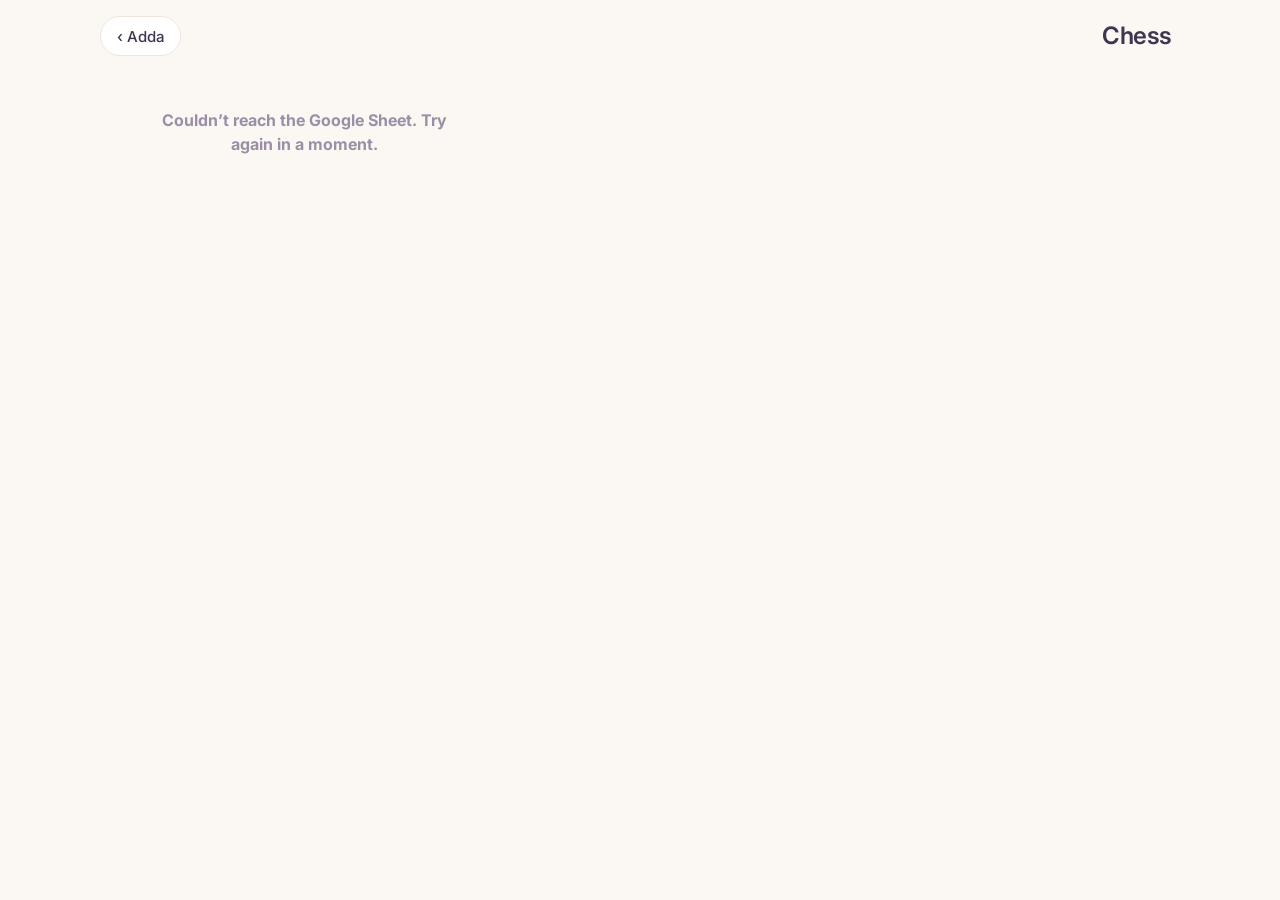
<file: chess/play.html>
<!DOCTYPE html>
<html lang="en">
<head>
<meta charset="utf-8">
<meta name="viewport" content="width=device-width, initial-scale=1, viewport-fit=cover">
<title>Chess · Adda</title>
<link rel="icon" href="data:image/svg+xml,%3Csvg xmlns='http://www.w3.org/2000/svg' viewBox='0 0 100 100'%3E%3Crect width='100' height='100' rx='24' fill='%2361c9a8'/%3E%3Ccircle cx='50' cy='34' r='16' fill='%23fffaf0' stroke='%232b2240' stroke-width='6'/%3E%3Cpath d='M36 84 Q38 60 44 50 L56 50 Q62 60 64 84 Z' fill='%23fffaf0' stroke='%232b2240' stroke-width='6'/%3E%3C/svg%3E">
<script>document.write('<script src="../config.js?v='+Date.now()+'"><\/script>')</script>
<script src="chess.js?v=28"></script>
<script src="pieces.js?v=28"></script>
<script src="levels.js?v=28"></script>
<link rel="preconnect" href="https://fonts.googleapis.com">
<link rel="stylesheet" href="https://fonts.googleapis.com/css2?family=Inter:wght@300;400;500;600">
<style>
/* VOICE: a playful board game night, teasing but kind
   IDEA: a toy chess set: chunky board with a hard shadow, round little pieces with faces that hop, chomp and wobble
   COLOUR and TYPE: the "Minimal" theme in minimal.css (off-white, black type, stone-grey board, flat silhouettes); Inter
   LAYOUT: one phone screen: opponent on top, board, you below, a few actions */
:root{color-scheme:light dark;--bg:light-dark(#fff6e8,#1c1532);--dot:light-dark(#ffe0cb,#2c2350);--ink:light-dark(#2b2240,#fdf6ff);--mut:light-dark(#6b5f80,#c3b8db);--line:#2b2240;--sh:light-dark(#2b2240,#8c6ff0);
  --light:#fff3dc;--dark:#7fcdb4;--lemon:#ffd23f;--pink:#ff5d8f;--mint:#3ddc97;--sky:#4cc9f0;--grape:#9b5de5;--orange:#ff9f1c;--card:light-dark(#ffffff,#2a2148)}
*{box-sizing:border-box;min-width:0;-webkit-tap-highlight-color:transparent}[hidden]{display:none!important}
html,body{height:100%}
body{margin:0;color:var(--ink);font:16px/1.4 Inter,system-ui,sans-serif;background:radial-gradient(var(--dot) 2px,transparent 2.4px) 0 0/24px 24px,var(--bg);overflow-x:clip}
button{font:inherit;color:inherit;cursor:pointer}
:focus-visible{outline:3px solid var(--sky);outline-offset:2px}
.app{max-width:560px;margin:0 auto;min-height:100%;display:flex;flex-direction:column;padding:10px 12px calc(14px + env(safe-area-inset-bottom))}
.top{display:flex;align-items:center;justify-content:space-between;gap:10px}
.top a{display:inline-flex;align-items:center;min-height:38px;padding:0 14px;border-radius:999px;border:3px solid var(--line);background:var(--card);color:var(--ink);text-decoration:none;font:600 15px Inter,sans-serif;box-shadow:3px 3px 0 var(--sh)}
.top h1{margin:0;font:700 28px/1 Inter,sans-serif;color:var(--mint);-webkit-text-stroke:2.5px var(--line);paint-order:stroke fill;text-shadow:3px 3px 0 var(--sh)}
.sync{font-size:12px;color:var(--mut);min-width:70px;text-align:right}
/* player strips */
.strip{display:flex;align-items:center;gap:10px;margin:10px 0;min-height:48px}
.av{flex:none;width:44px;height:44px;border-radius:14px;border:3px solid var(--line);background:var(--c,var(--card));box-shadow:3px 3px 0 var(--sh);display:grid;place-items:center;transition:transform .3s cubic-bezier(.3,1.7,.5,1)}
.av svg{width:36px;height:36px}
.strip.turn .av{animation:turnbob 1.2s ease-in-out infinite}
@keyframes turnbob{50%{transform:translateY(-4px) rotate(-6deg)}}
.who{display:grid;gap:1px;flex:1}
.who b{font:700 18px/1.1 Inter,sans-serif;overflow:hidden;text-overflow:ellipsis;white-space:nowrap}
.who small{font-size:13px;color:var(--mut);display:flex;align-items:center;gap:6px;min-height:18px}
.think i{display:inline-block;width:5px;height:5px;border-radius:50%;background:currentColor;margin-left:2px;animation:thk 1s infinite}.think i:nth-child(2){animation-delay:.15s}.think i:nth-child(3){animation-delay:.3s}
@keyframes thk{50%{transform:translateY(-4px);opacity:.4}}
.yourmove{color:light-dark(#0f8a5f,#3ddc97);font-weight:800}
.taken{display:flex;flex-wrap:wrap;justify-content:flex-end;align-items:center;max-width:46%}
.taken svg{width:22px;height:22px;margin-left:-8px;animation:inpop .5s cubic-bezier(.3,1.8,.5,1) both}
.taken em{font:700 14px Inter,sans-serif;font-style:normal;margin-left:4px;color:var(--mut)}
@keyframes inpop{from{transform:scale(0) rotate(-90deg)}}
/* board */
.bwrap{position:relative;width:min(100%,calc(100dvh - 290px));min-width:min(100%,300px);margin:0 auto;aspect-ratio:1}
.board{position:absolute;inset:0;border:4px solid var(--line);border-radius:18px;overflow:hidden;box-shadow:7px 7px 0 var(--sh);display:grid;grid-template-columns:repeat(8,1fr);grid-template-rows:repeat(8,1fr);background:var(--light);touch-action:manipulation}
.sq{position:relative;background:var(--light);display:grid;place-items:center}
.sq.d{background:var(--dark)}
.sq .co{position:absolute;font:700 10px/1 Inter,sans-serif;color:rgb(43 34 64/.45);pointer-events:none}
.sq .co.f{right:3px;bottom:2px}.sq .co.r{left:3px;top:3px}
.sq.last::after{content:'';position:absolute;inset:0;background:rgb(255 210 63/.55)}
.sq.selsq::after{content:'';position:absolute;inset:0;background:rgb(255 210 63/.85)}
.sq.chk::before{content:'';position:absolute;inset:6%;border-radius:50%;background:radial-gradient(#ff5d8f,rgb(255 93 143/0) 70%);animation:chk 1s ease-in-out infinite;z-index:0}
@keyframes chk{50%{transform:scale(1.15);opacity:.6}}
.mv{position:absolute;width:32%;height:32%;border-radius:50%;background:var(--lemon);border:3px solid var(--line);box-shadow:2px 2px 0 rgb(43 34 64/.35);z-index:1;animation:dotin .35s cubic-bezier(.3,1.8,.5,1) both;pointer-events:none}
.mv.cap{width:90%;height:90%;background:none;border:5px solid var(--pink);box-shadow:none;animation:dotin .35s cubic-bezier(.3,1.8,.5,1) both,capring 1s ease-in-out .4s infinite}
@keyframes capring{50%{transform:scale(.9)}}
@keyframes dotin{from{transform:scale(0)}}
.pcs{position:absolute;inset:4px;pointer-events:none}
.pc{position:absolute;left:0;top:0;width:12.5%;height:12.5%;padding:0;will-change:transform}
.pc svg{width:100%;height:100%;display:block;scale:1.06;transform-origin:50% 90%;transition:transform .25s cubic-bezier(.3,1.7,.5,1)}
.pc.sel svg{animation:hopsel .9s ease-in-out infinite}
@keyframes hopsel{0%,100%{transform:translateY(-6%) scale(1.12)}50%{transform:translateY(-16%) scale(1.15) rotate(-4deg)}}
.pc.fallen svg{transform:rotate(85deg) translateY(10%)}
.pc .face{transition:transform .3s}
/* bubbles and banners */
.bub{position:fixed;z-index:30;padding:8px 14px;border-radius:16px;border:3px solid var(--line);background:#fff;color:#2b2240;font:600 16px/1.2 Inter,sans-serif;box-shadow:3px 3px 0 var(--line);pointer-events:none;white-space:nowrap;translate:-50% -100%}
.bub::after{content:'';position:absolute;left:50%;top:100%;margin-left:-8px;border:8px solid transparent;border-top-color:var(--line)}
.big{position:absolute;left:50%;top:50%;z-index:5;translate:-50% -50%;padding:10px 22px;border-radius:20px;border:4px solid var(--line);background:var(--c,var(--lemon));color:#2b2240;font:700 34px/1 Inter,sans-serif;box-shadow:5px 5px 0 var(--line);pointer-events:none;white-space:nowrap}
.offer{display:flex;align-items:center;justify-content:space-between;gap:10px;flex-wrap:wrap;margin-top:10px;padding:10px 12px;border:3px solid var(--line);border-radius:16px;background:var(--lemon);color:#2b2240;font-weight:800;box-shadow:3px 3px 0 var(--sh);animation:inpop .4s cubic-bezier(.3,1.6,.5,1)}
.offer div{display:flex;gap:8px}
.acts{display:flex;justify-content:center;gap:10px;padding-top:14px;flex-wrap:wrap}
.btn{display:inline-flex;align-items:center;justify-content:center;gap:6px;min-height:46px;padding:0 18px;border-radius:999px;border:3px solid var(--line);background:var(--card);color:#2b2240;font:600 16px Inter,sans-serif;box-shadow:3px 3px 0 var(--sh);transition:transform .2s cubic-bezier(.3,1.7,.5,1)}
.btn:not(.c){color:var(--ink)}.btn.c{background:var(--c)}
.btn:hover{transform:translate(-1px,-2px)}.btn:active{transform:translate(2px,2px);box-shadow:1px 1px 0 var(--sh)}
.btn:disabled{opacity:.5;transform:none}
.btn.sm{min-height:38px;padding:0 14px;font-size:15px;box-shadow:2px 2px 0 var(--line)}
.moves{display:flex;gap:6px;overflow-x:auto;padding:8px 2px 2px;scrollbar-width:none;font:600 14px Inter,sans-serif;color:var(--mut);min-height:34px}
.moves::-webkit-scrollbar{display:none}
.moves span{flex:none}.moves b{color:var(--ink);font-weight:600}.moves .now{background:var(--lemon);color:#2b2240;border-radius:6px;padding:0 5px}
/* screens */
.screen{flex:1;display:grid;place-items:center;text-align:center;padding:24px 8px}
.screen h2{margin:0 0 8px;font:700 30px/1.15 Inter,sans-serif}
.screen p{margin:0 0 18px;color:var(--mut);font-weight:700}
.seats{display:grid;gap:12px;width:min(340px,100%);margin:0 auto}
.seat{display:flex;align-items:center;gap:12px;min-height:64px;padding:0 18px 0 10px;border-radius:20px;border:3px solid var(--line);background:var(--c);color:#2b2240;font:700 20px Inter,sans-serif;box-shadow:4px 4px 0 var(--sh);transition:transform .25s cubic-bezier(.3,1.7,.5,1)}
.seat:hover{transform:translate(-2px,-3px) rotate(-1deg)}
.seat svg{width:44px;height:44px}
.parade{display:flex;justify-content:center;margin-bottom:14px}
.parade span{width:52px;height:52px;animation:parade 1.6s ease-in-out infinite;animation-delay:calc(var(--i) * .12s)}
@keyframes parade{0%,100%{transform:translateY(0)}30%{transform:translateY(-14px) rotate(-8deg)}60%{transform:translateY(0) rotate(4deg)}}
/* dialogs */
.modal{position:fixed;inset:0;z-index:40;background:rgb(28 21 50/.55);display:grid;place-items:center;padding:16px;animation:fade .15s}
@keyframes fade{from{opacity:0}}
.box{position:relative;width:min(400px,100%);background:var(--card);color:var(--ink);border:4px solid var(--line);border-radius:24px;padding:22px;box-shadow:7px 7px 0 var(--sh);text-align:center;animation:boxin .45s cubic-bezier(.3,1.6,.5,1)}
@keyframes boxin{from{transform:translateY(30px) scale(.85) rotate(-4deg);opacity:0}}
.box h3{margin:0 0 6px;font:700 26px/1.15 Inter,sans-serif}
.box p{margin:0 0 16px;color:var(--mut);font-weight:700}
.row{display:flex;gap:10px;justify-content:center;flex-wrap:wrap}
.promo{display:flex;justify-content:center;gap:8px;margin-bottom:6px}
.promo button{width:66px;height:66px;border-radius:16px;border:3px solid var(--line);background:var(--light);box-shadow:3px 3px 0 var(--line);padding:4px;animation:parade 1.4s ease-in-out infinite;animation-delay:calc(var(--i) * .1s)}
.promo button:hover{background:var(--lemon)}
.trophy{width:84px;height:84px;margin:-62px auto 6px;border-radius:24px;border:4px solid var(--line);background:var(--c,var(--lemon));box-shadow:4px 4px 0 var(--line);display:grid;place-items:center;animation:parade 1.6s ease-in-out infinite}
.trophy svg{width:66px;height:66px}
.box input{width:100%;min-height:48px;border:3px solid var(--line);border-radius:14px;padding:8px 12px;font:inherit;background:light-dark(#fff,#1c1532);color:var(--ink);margin-bottom:12px}
.bit{position:fixed;pointer-events:none;z-index:35;font:700 20px/1 Inter,sans-serif}
.toast{position:fixed;left:50%;bottom:calc(18px + env(safe-area-inset-bottom));z-index:45;translate:-50% 0;padding:10px 16px;border-radius:16px;border:3px solid var(--line);background:var(--card);color:var(--ink);font-weight:800;box-shadow:3px 3px 0 var(--sh);transition:transform .3s cubic-bezier(.3,1.6,.5,1),opacity .2s;max-width:calc(100vw - 32px)}
.toast:not(.on){transform:translateY(160%);opacity:0;pointer-events:none}
@media(prefers-reduced-motion:reduce){*{animation:none!important;transition:none!important}}
</style>
<link rel="stylesheet" href="minimal.css?v=28">
</head>
<body>
<div class="app">
  <div class="top"><a href="./" id="back">‹ Scores</a><h1>Chess</h1><span class="sync" id="sync"></span></div>

  <section class="screen" id="pick" hidden><div>
    <div class="parade" aria-hidden="true" id="parade"></div>
    <h2>Who’s playing on this phone?</h2><p>Pick once. Playing side by side? Share one phone.</p>
    <div class="seats" id="seats"></div></div></section>

  <section class="screen" id="lobby" hidden><div>
    <div class="parade" aria-hidden="true" id="parade2"></div>
    <h2 id="lt">Setting up the board…</h2><p id="lp">Polishing the pawns.</p>
    <button class="btn c" style="--c:var(--mint);font-size:20px;min-height:56px;padding:0 28px" id="startbtn" hidden>Start a game</button></div></section>

  <section id="game" hidden style="display:flex;flex-direction:column;flex:1;justify-content:center">
    <div class="strip" id="topstrip"></div>
    <div class="bwrap" id="bwrap"><div class="board" id="board" role="grid" aria-label="Chess board"></div><div class="pcs" id="pcs"></div></div>
    <div class="strip" id="botstrip"></div>
    <div class="offer" id="offer" hidden></div>
    <div class="moves" id="moves" aria-label="Moves so far"></div>
    <div class="acts" id="acts"></div>
  </section>
</div>
<div class="modal" id="mdlg" hidden role="dialog" aria-modal="true"><div class="box" id="mbox"></div></div>
<div class="modal" id="kdlg" hidden role="dialog" aria-modal="true" aria-labelledby="kt"><form class="box" id="kform"><h3 id="kt">Passcode</h3><p id="kmsg">Enter this dashboard’s passcode once on this phone to play.</p><input id="kin" type="password" autocomplete="current-password" aria-label="Passcode"><div class="row"><button class="btn c" style="--c:var(--mint)">Let’s play</button></div></form></div>
<div class="toast" id="toast" role="status"></div>
<script>
{
const $=s=>document.querySelector(s);
const C=window.Chess,ART=window.ChessArt,CFG=window.SCORE_CONFIG||{},API=(CFG.apiUrl||'').trim();
const ls={get(k,d){try{const v=localStorage.getItem(k);return v==null?d:JSON.parse(v)}catch(e){return d}},set(k,v){try{localStorage.setItem(k,JSON.stringify(v))}catch(e){}}};
const esc=s=>String(s).replace(/[&<>"']/g,c=>({'&':'&amp;','<':'&lt;','>':'&gt;','"':'&quot;',"'":'&#39;'}[c]));
const pick=a=>a[Math.floor(Math.random()*a.length)];
const reduce=()=>matchMedia('(prefers-reduced-motion: reduce)').matches;
const BID=new URLSearchParams(location.search).get('b')||'';
if(!BID)location.replace('./');
$('#back').href='board.html?b='+encodeURIComponent(BID);
const SEATK='ch-me-'+BID,KEYK='st-key-'+BID;
// Boards made against the computer: player 1 is the person, player 2 is the computer, at the board's fixed level.
// The game lives on this phone; the result goes to the board's scores like any other game.
const CPU=new URLSearchParams(location.search).get('cpu')==='1'||!!(ls.get('adda-board-'+BID,{})||{}).cpu,CPUK='ch-cpu-game-'+BID,LVL=window.ChessLevels;
let thinking=false,thinkId=0,aiW=null,sfW=null,sfReady=null;
let board=ls.get('adda-board-'+BID,null),names=board?board.players:[],seat=ls.get(SEATK,null);
let G=null,ver=0,busy=false,loading=false,loaded=false,noFallback=false,cur=null,sel=null,shownEnd=null,animating=false;
const PN=ART.NAMES;

// ---- server ----
const myKey=()=>ls.get(KEYK,'')||(noFallback?'':ls.get('st-key',''));
async function post(body,ms=30000){const ac=new AbortController(),t=setTimeout(()=>ac.abort(),ms);try{const r=await fetch(API,{method:'POST',headers:{'Content-Type':'text/plain;charset=utf-8'},body:JSON.stringify({...body,board:BID,key:myKey()}),signal:ac.signal});return await r.json()}finally{clearTimeout(t)}}
function needKey(){if(!myKey()){$('#kmsg').textContent=`Enter the passcode for ${board?board.name:'this dashboard'} once on this phone to play.`;$('#kdlg').hidden=false;setTimeout(()=>$('#kin').focus(),30);return true}return false}
function badKey(){if(ls.get(KEYK,''))ls.set(KEYK,'');else noFallback=true;needKey()}
$('#kform').addEventListener('submit',e=>{e.preventDefault();const k=$('#kin').value.trim();if(!k)return;ls.set(KEYK,k);$('#kin').value='';$('#kdlg').hidden=true;load()});
async function loadBoard(){if(!API)return;
  try{const r=await fetch(API+(API.includes('?')?'&':'?')+'board='+encodeURIComponent(BID)+'&t='+Date.now()),j=await r.json();
    if(j.ok&&j.board){board=j.board;names=board.players;ls.set('adda-board-'+BID,board);
      if(!!board.cpu!==CPU){location.replace('play.html?b='+encodeURIComponent(BID)+(board.cpu?'&cpu=1':''));return}
      if(CPU&&loaded&&!G)return cpuGame(false);render()}
    else if(j.error==='no_board'){show('lobby');$('#lt').textContent='This board isn’t set up';$('#lp').innerHTML='<a href="./" style="color:inherit">See all chess dashboards</a>'}}catch(e){}}
async function load(){
  if(CPU){if(!loaded){loaded=true;const g=ls.get(CPUK,null);G=g&&g.fen&&g.cpu&&g.cpu.lvl?g:null;if(G&&G.status!=='playing')shownEnd=G.id;cur=null;if(!G&&board&&board.cpu)return cpuGame(false);render()}return}
  if(!API){$('#sync').textContent='Not connected';render();return}
  if(seat==null||needKey()||busy||loading||animating)return;loading=true;
  try{const j=await post({action:'game_get'});if(busy||animating)return;
    if(!j.ok){if(j.error==='bad_key'){badKey();toast('That passcode didn’t work')}return}
    const first=!loaded;loaded=true;$('#sync').textContent='';
    if(first||j.ver!==ver){const prev=G;G=j.game&&j.game.fen?j.game:null;ver=j.ver;arrive(prev,G)}
  }catch(e){$('#sync').textContent='Reconnecting…';if(!loaded)render()}
  finally{loading=false}}
async function save(next,quiet){
  if(CPU){G=next;ls.set(CPUK,next);return true}
  if(needKey())return false;busy=true;const prev=G;G=next;
  try{const j=await post({action:'game_put',game:next,ver});busy=false;
    if(j.ok){ver=j.ver;G=j.game;return true}
    if(j.error==='conflict'){G=j.game;ver=j.ver;cur=null;render();if(!quiet)toast('The board changed, here’s the latest');return false}
    if(j.error==='bad_key')badKey();
    G=prev;cur=null;render();toast('Couldn’t save that move');return false
  }catch(e){busy=false;G=prev;cur=null;render();toast('No connection, try that again');return false}}

// ---- who is who ----
const opp=c=>c==='w'?'b':'w';
const colorOf=p=>CPU?(G?(p===0?G.mine:opp(G.mine)):'w'):G?(G.white===p?'w':'b'):'w';
const playerOf=col=>CPU?(G&&col!==G.mine?1:0):G?(col==='w'?G.white:1-G.white):0;
const both=()=>!CPU&&seat==='both';
const myColor=()=>CPU?(G?G.mine:'w'):both()?(cur?cur.t:'w'):colorOf(seat);
const canMove=()=>G&&G.status==='playing'&&cur&&(CPU?cur.t===G.mine&&!thinking:both()||cur.t===colorOf(seat));
const flipped=()=>CPU?!!G&&G.mine==='b':!both()&&G&&colorOf(seat)==='b';
const cpuName=()=>G&&G.cpu?`Computer · Level ${G.cpu.lvl}`:'Computer';
const nm=col=>CPU&&G&&col!==G.mine?cpuName():names[playerOf(col)]||(col==='w'?'White':'Black');

// ---- lines ----
const L={
  capture:['Gotcha!','Bye bye, {p}','Captured!','Gotcha!','Snack time!','Bye bye, {p}!','Yoink!','Chomp!','Off you pop, {p}','Into the box you go'],
  check:['Check!','Eek, check!','Run, little king!','Check! Sweaty crown'],
  castle:['Castle swap!','Tucked in cozy','King’s hiding now'],
  promo:['Glow up!','Pawn to {p}!','Look who grew up'],
  wait:['Patience! It’s {o}’s move','Shh, {o} is thinking','Wait your turn, little pawn','Not yet! {o} is plotting','Hands in your lap','Your turn is coming, promise'],
  theirs:['Hands off {o}’s {p}!','That {p} isn’t yours','Nice try, that’s {o}’s','No poking the enemy'],
  stuck:['This {p} is stuck','{p} can’t move right now','Nowhere to go!','The {p} says no thanks'],
  save:['Save your king first!','Your king needs you!'],
};
const fill=(s,o)=>s.replace('{o}',o.o||'').replace('{p}',o.p||'');

// ---- rendering ----
function show(id){['pick','lobby','game'].forEach(x=>$('#'+x).hidden=x!==id)}
function parade(el){el.innerHTML='kqrbnp'.split('').map((t,i)=>`<span style="--i:${i}">${ART.svg(t,i%2?'b':'w')}</span>`).join('')}
parade($('#parade'));parade($('#parade2'));
const disp=s=>{const r=s>>3,c=s&7;return flipped()?[7-r,7-c]:[r,c]};
function render(){
  if(!board){show('lobby');$('#startbtn').hidden=true;return}
  if(CPU&&!G){show('lobby');$('#lt').textContent='Setting up the board…';$('#lp').textContent=pick(['Waking up the computer.','Polishing the pawns.','Warming up the circuits.']);$('#startbtn').hidden=true;return}
  if(!CPU&&seat==null){show('pick');
    $('#seats').innerHTML=names.map((n,i)=>`<button class="seat" data-s="${i}" style="--c:${i?'var(--sky)':'var(--pink)'}">${ART.svg(i?'n':'q',i?'b':'w')}${esc(n)}</button>`).join('')+`<button class="seat" data-s="both" style="--c:var(--lemon)">${ART.svg('k','w')}Both of us, one phone</button>`;return}
  if(!CPU&&API&&!loaded){show('lobby');$('#lt').textContent='Setting up the board…';$('#lp').textContent=pick(['Polishing the pawns.','Waking up the knights.','Straightening the crowns.','Counting the squares. 64, yep.']);$('#startbtn').hidden=true;return}
  if(!G){show('lobby');$('#lt').textContent='Ready when you are';$('#lp').textContent=`${names[0]||'Player 1'} plays white first. Colours swap every game.`;$('#startbtn').hidden=false;return}
  show('game');
  if(!cur)cur=C.fromFen(G.fen);
  drawSquares();drawPieces();drawStrips();drawMoves();drawOffer();drawActs();
  if(G.status!=='playing'&&shownEnd!==G.id){shownEnd=G.id;setTimeout(()=>endDialog(true),animating?0:350)}
  fitBoard();
  if(CPU)maybeThink();
}
// size the board to whatever height is left, so the whole game fits on one screen without scrolling
function fitBoard(){const bw=$('#bwrap'),app=$('.app'),game=$('#game');if(!bw||game.hidden)return;
  const cs=getComputedStyle(app),oh=el=>{if(el.hidden||getComputedStyle(el).position==='fixed')return 0;const c=getComputedStyle(el);return el.getBoundingClientRect().height+parseFloat(c.marginTop)+parseFloat(c.marginBottom)};
  // height of everything except the board (real content, not the empty space a tall screen leaves)
  let other=parseFloat(cs.paddingTop)+parseFloat(cs.paddingBottom);
  for(const k of app.children)other+=k===game?[...game.children].filter(c=>c!==bw).reduce((a,c)=>a+oh(c),0):oh(k);
  const bc=getComputedStyle(bw),mt=parseFloat(bc.marginTop)+parseFloat(bc.marginBottom);
  const maxW=app.clientWidth-parseFloat(cs.paddingLeft)-parseFloat(cs.paddingRight)-12;
  const size=Math.floor(Math.max(180,Math.min(maxW,innerHeight-other-mt-4,640)));
  bw.style.setProperty('width',size+'px','important');bw.style.setProperty('min-width','0','important')}
function drawSquares(){
  const last=G.last||{},chk=C.inCheck(cur)?cur.b.indexOf(cur.t==='w'?'K':'k'):-1,mv=sel!=null?C.movesFrom(cur,sel):[];
  let h='';
  for(let dr=0;dr<8;dr++)for(let dc=0;dc<8;dc++){
    const r=flipped()?7-dr:dr,c=flipped()?7-dc:dc,s=r*8+c,dark=(r+c)%2===1;
    const cls=['sq',dark?'d':'',s===last.f||s===last.t?'last':'',s===sel?'selsq':'',s===chk?'chk':''].join(' ');
    const m=mv.find(x=>x.t===s);
    h+=`<div class="${cls}" data-s="${s}" role="gridcell" aria-label="${C.name(s)}${cur.b[s]?' '+(C.colorOf(cur.b[s])==='w'?'white ':'black ')+PN[C.typeOf(cur.b[s])]:''}">`+
      (dc===7?'':'')+(dr===7?`<span class="co f">${'abcdefgh'[c]}</span>`:'')+(dc===0?`<span class="co r">${8-r}</span>`:'')+
      (m?`<span class="mv${m.cap?' cap':''}" style="animation-delay:${Math.abs((s>>3)-(sel>>3))*25+Math.abs((s&7)-(sel&7))*25}ms"></span>`:'')+'</div>';
  }
  $('#board').innerHTML=h}
function drawPieces(){
  let h='';
  cur.b.forEach((p,s)=>{if(!p)return;const[r,c]=disp(s),over=G.status!=='playing'&&G.winner&&C.typeOf(p)==='k'&&C.colorOf(p)!==G.winner;
    h+=`<div class="pc${s===sel?' sel':''}${over?' fallen':''}" data-s="${s}" style="transform:translate(${c*100}%,${r*100}%)">${ART.svg(C.typeOf(p),C.colorOf(p))}</div>`});
  $('#pcs').innerHTML=h}
function stripHTML(col){
  const p=playerOf(col),mat=C.material(cur.b)[col],turn=G.status==='playing'&&cur.t===col,me=CPU?col===G.mine:!both()&&p===seat;
  const state=G.status!=='playing'?(G.winner===col?'Winner!':G.winner?'':'Draw'):turn?(me||both()?'<span class="yourmove">Your move</span>':'<span class="think">thinking<i></i><i></i><i></i></span>'):'';
  return`<span class="av" style="--c:${col==='w'?'var(--pink)':'var(--sky)'}">${ART.svg(G.status!=='playing'&&G.winner===col?'q':'k',col)}</span>
    <span class="who"><b>${esc(nm(col))}</b><small>${col==='w'?'White':'Black'}${state?' · '+state:''}</small></span>
    <span class="taken">${mat.taken.map(t=>ART.svg(C.typeOf(t),C.colorOf(t))).join('')}${mat.score>0?`<em>+${mat.score}</em>`:''}</span>`}
function drawStrips(){const bottom=flipped()?'b':'w',top=bottom==='w'?'b':'w';
  $('#topstrip').innerHTML=stripHTML(top);$('#botstrip').innerHTML=stripHTML(bottom);
  $('#topstrip').classList.toggle('turn',G.status==='playing'&&cur.t===top);$('#botstrip').classList.toggle('turn',G.status==='playing'&&cur.t===bottom)}
function drawMoves(){const ms=G.san||[];$('#moves').innerHTML=ms.map((m,i)=>`${i%2?'':`<span>${i/2+1}.</span>`}<span class="${i===ms.length-1?'now':''}"><b>${esc(m)}</b></span>`).join('');$('#moves').scrollLeft=1e6}
function drawOffer(){const o=$('#offer');const off=G.status==='playing'&&G.drawOffer;
  if(!off||both()||CPU){o.hidden=true;return}
  if(off===colorOf(seat)){o.hidden=false;o.innerHTML=`<span>You offered a draw. Waiting…</span><div><button class="btn sm" id="ocancel">Take it back</button></div>`}
  else{o.hidden=false;o.innerHTML=`<span>${esc(nm(off))} offers a draw</span><div><button class="btn sm c" style="--c:var(--mint)" id="oyes">Accept</button><button class="btn sm" id="ono">No thanks</button></div>`}}
function drawActs(){const a=$('#acts');
  if(G.status!=='playing'){a.innerHTML=`<button class="btn c" style="--c:var(--mint)" id="rematch">Rematch ♻</button>${CPU?`<button class="btn" id="lvlbtn">Level ${nextLvl()}</button>`:''}<a class="btn" href="board.html?b=${encodeURIComponent(BID)}" style="text-decoration:none">Scores</a>`;return}
  a.innerHTML=`<button class="btn" id="draw">${both()?'Call it a draw':'Offer draw'}</button><button class="btn" id="resign">Resign</button><button class="btn" id="newg" aria-label="Start over">↺</button>`}

// ---- arriving states (from server) ----
function arrive(prev,g){
  if(!g){cur=null;render();return}
  if(!prev&&g.status!=='playing')shownEnd=g.id; // an old finished game: no pop-up, just the board
  const old=cur,ms=g.uci||[],pms=prev&&prev.id===g.id?(prev.uci||[]):null;
  if(old&&pms&&ms.length===pms.length+1&&prev.fen===C.toFen(old)){
    const u=ms[ms.length-1],m=C.moves(old).find(x=>C.name(x.f)+C.name(x.t)+(x.promo||'')===u);
    if(m){sel=null;playMove(old,m,()=>{cur=C.fromFen(g.fen);render();react(old,m,cur)});return}}
  if(!prev||prev.id!==g.id){sel=null;if(prev&&g.status==='playing'&&!g.uci.length)toast(`New game! ${nm('w')} plays white`)}
  cur=C.fromFen(g.fen);render()}

// ---- animation ----
function pcEl(s){return $(`#pcs .pc[data-s="${s}"]`)}
function tr(s){const[r,c]=disp(s);return`translate(${c*100}%,${r*100}%)`}
function playMove(st,m,done){
  if(reduce()){done();return}
  animating=true;
  const el=pcEl(m.f),capSq=m.ep?m.t+(st.t==='w'?8:-8):m.t,cap=m.cap?pcEl(capSq):null;
  if(!el){animating=false;done();return}
  el.classList.remove('sel');el.style.zIndex=5;
  const knight=C.typeOf(m.piece)==='n',from=tr(m.f),to=tr(m.t);
  const frames=knight?[{transform:from},{transform:`${from} translateY(-30%)`,offset:.2},{transform:`${to} translateY(-45%) rotate(360deg)`,offset:.8},{transform:to}]
    :[{transform:from},{transform:to}];
  const dur=knight?620:Math.min(420,220+Math.hypot((m.t>>3)-(m.f>>3),(m.t&7)-(m.f&7))*35);
  const a=el.animate(frames,{duration:dur,easing:knight?'ease-in-out':'cubic-bezier(.3,1.25,.5,1)',fill:'forwards'});
  if(m.castle){const rf=m.castle==='k'?m.f+3:m.f-4,rt=m.castle==='k'?m.f+1:m.f-1,rk=pcEl(rf);
    if(rk)rk.animate([{transform:tr(rf)},{transform:`${tr(rt)} translateY(-35%)`,offset:.5},{transform:tr(rt)}],{duration:dur+120,delay:120,easing:'ease-in-out',fill:'forwards'})}
  if(cap)setTimeout(()=>{cap.querySelector('svg').animate([{opacity:1},{transform:'translateY(-18%) scale(1.05)',opacity:1,offset:.3},{opacity:0,transform:'translateY(-30%) scale(.6)'}],{duration:420,easing:'ease-out',fill:'forwards'});sparkle(cap,['♥','●','✦'],['#ff8a7a','#f59bb0','#8fb8e8','#ffe7a3'],8)},dur*.6);
  a.onfinish=()=>{animating=false;done();const p=pcEl(m.t);if(p&&!reduce())p.querySelector('svg').animate([{transform:'translateY(-5%)'},{transform:'translateY(0)'},{transform:'translateY(-1.5%)'},{transform:'none'}],{duration:320,easing:'ease-out'})}}
function react(before,m,after){
  const st=C.status(after,G.keys);
  if(G.status==='playing'&&st.check){big('Check!','var(--pink)');const k=pcEl(after.b.indexOf(after.t==='w'?'K':'k'));if(k)shake(k);return}
  if(m.promo){bubbleAt(pcEl(m.t),fill(pick(L.promo),{p:PN[m.promo]}));sparkle(pcEl(m.t),['✦','★'],['#ffd23f','#fff','#9b5de5'],14);return}
  if(m.castle){bubbleAt(pcEl(m.t),pick(L.castle));return}
  if(m.cap)bubbleAt(pcEl(m.t),fill(pick(L.capture),{p:PN[C.typeOf(m.cap)]}))}
function shake(el){if(!el||reduce())return;const s=el.querySelector('svg');s.animate([{transform:'rotate(0)'},{transform:'rotate(-14deg)'},{transform:'rotate(12deg)'},{transform:'rotate(-8deg)'},{transform:'rotate(5deg)'},{transform:'rotate(0)'}],{duration:500})}
function hop(el){if(!el||reduce())return;el.querySelector('svg').animate([{transform:'none'},{transform:'translateY(-22%) scale(1.1,.95)'},{transform:'translateY(0) scale(1.1,.85)'},{transform:'none'}],{duration:450,easing:'ease-out'})}
let bubT=null;
function bubbleAt(el,txt){document.querySelectorAll('.bub').forEach(b=>b.remove());if(!el)return;const r=el.getBoundingClientRect(),b=document.createElement('div');b.className='bub';b.textContent=txt;
  b.style.left=Math.min(Math.max(r.left+r.width/2,90),innerWidth-90)+'px';b.style.top=(r.top-6)+'px';document.body.appendChild(b);
  if(!reduce())b.animate([{transform:'scale(.4) rotate(-8deg)',opacity:0},{transform:'scale(1.08) rotate(2deg)',opacity:1,offset:.2},{transform:'scale(1)',opacity:1,offset:.3},{transform:'scale(1)',opacity:1,offset:.85},{transform:'translateY(-14px)',opacity:0}],{duration:1900,easing:'ease-out'}).onfinish=()=>b.remove();else setTimeout(()=>b.remove(),1800)}
function big(txt,col){if(reduce())return;const b=document.createElement('div');b.className='big';b.textContent=txt;b.style.setProperty('--c',col);$('#bwrap').appendChild(b);
  b.animate([{transform:'scale(.2) rotate(-20deg)',opacity:0},{transform:'scale(1.2) rotate(4deg)',opacity:1,offset:.25},{transform:'scale(1) rotate(-2deg)',opacity:1,offset:.4},{transform:'scale(1)',opacity:1,offset:.8},{transform:'scale(.6)',opacity:0}],{duration:1500,easing:'ease-out'}).onfinish=()=>b.remove()}
function sparkle(el,syms,cols,n){if(!el||reduce())return;const q=el.getBoundingClientRect(),x=q.left+q.width/2,y=q.top+q.height/2;
  for(let k=0;k<n;k++){const s=document.createElement('i');s.className='bit';s.textContent=syms[k%syms.length];s.style.color=cols[k%cols.length];s.style.left=x+'px';s.style.top=y+'px';s.style.fontSize=(12+Math.random()*14)+'px';document.body.appendChild(s);
    const a=Math.random()*Math.PI*2,v=30+Math.random()*60;s.animate([{transform:'translate(-50%,-50%) scale(.3)',opacity:1},{transform:`translate(calc(-50% + ${Math.cos(a)*v}px),calc(-50% + ${Math.sin(a)*v}px)) rotate(${Math.random()*360}deg)`,opacity:0}],{duration:700+Math.random()*400,easing:'cubic-bezier(.2,.7,.3,1)'}).onfinish=()=>s.remove()}}
function confetti(){if(reduce())return;for(let k=0;k<70;k++){const s=document.createElement('i');s.className='bit';s.textContent=['●','♥','✦','●','★','●'][k%6];s.style.color=['#ff8a7a','#f59bb0','#8fb8e8','#ffe7a3','#b9e3c6','#c9b6f2'][k%6];s.style.left=(Math.random()*innerWidth)+'px';s.style.top='-20px';s.style.fontSize=(14+Math.random()*16)+'px';document.body.appendChild(s);
  s.animate([{transform:'translateY(0) rotate(0)'},{transform:`translate(${(Math.random()-.5)*120}px,${innerHeight+60}px) rotate(${Math.random()*720}deg)`}],{duration:1800+Math.random()*1400,delay:Math.random()*500,easing:'cubic-bezier(.3,.6,.5,1)'}).onfinish=()=>s.remove()}}
let tt;function toast(m){const t=$('#toast');t.textContent=m;t.classList.add('on');clearTimeout(tt);tt=setTimeout(()=>t.classList.remove('on'),3200)}

// ---- moving ----
$('#board').addEventListener('click',e=>{const q=e.target.closest('.sq');if(!q||!G||!cur||animating)return;tap(+q.dataset.s)});
function tap(s){
  const p=cur.b[s];
  if(G.status!=='playing'){if(p)hop(pcEl(s));return}
  if(sel!=null){const m=C.movesFrom(cur,sel).filter(x=>x.t===s);
    if(m.length){if(m.length>1)return promo(m);return go(m[0])}}
  if(!p){if(sel!=null){sel=null;drawSquares();drawPieces()}return}
  const col=C.colorOf(p),el=pcEl(s);
  if(!canMove()){shake(el);bubbleAt(el,both()||col!==myColor()?fill(pick(L.theirs),{o:nm(col),p:PN[C.typeOf(p)]}):fill(pick(L.wait),{o:nm(cur.t)}));return}
  if(col!==cur.t){shake(el);bubbleAt(el,fill(pick(L.theirs),{o:nm(col),p:PN[C.typeOf(p)]}));return}
  if(sel===s){sel=null;drawSquares();drawPieces();return}
  if(!C.movesFrom(cur,s).length){shake(el);bubbleAt(el,C.inCheck(cur)?pick(L.save):fill(pick(L.stuck),{p:PN[C.typeOf(p)]}));return}
  sel=s;drawSquares();drawPieces()}
function promo(list){const box=$('#mbox'),col=cur.t;
  box.innerHTML=`<h3>Glow up time!</h3><p>What should your pawn become?</p><div class="promo">${'qrbn'.split('').map((t,i)=>`<button data-p="${t}" style="--i:${i}" aria-label="${PN[t]}">${ART.svg(t,col)}</button>`).join('')}</div>`;
  $('#mdlg').hidden=false;box.querySelectorAll('[data-p]').forEach(b=>b.onclick=()=>{$('#mdlg').hidden=true;go(list.find(m=>m.promo===b.dataset.p))})}
async function go(m){
  const before=cur,after=C.make(before,m),san=C.san(before,m);sel=null;
  const g=JSON.parse(JSON.stringify(G));
  g.fen=C.toFen(after);g.uci=(g.uci||[]).concat(C.name(m.f)+C.name(m.t)+(m.promo||''));g.san=(g.san||[]).concat(san);
  g.keys=(g.keys||[]).concat(C.key(after));g.last={f:m.f,t:m.t};g.drawOffer=null;
  const st=C.status(after,g.keys);
  if(st.over)Object.assign(g,{status:'over',winner:st.winner,reason:st.result});
  drawSquares();
  playMove(before,m,()=>{cur=after;G=g;render();react(before,m,after)});
  const ok=await save(g);if(ok&&g.status==='over')logResult()}

// ---- endings ----
const REASON={checkmate:'Checkmate',stalemate:'Stalemate',insufficient:'Not enough pieces left',fifty:'50 quiet moves',repetition:'Same position three times',resign:'Resigned',agreed:'Draw agreed'};
async function finish(patch){const g={...JSON.parse(JSON.stringify(G)),status:'over',drawOffer:null,...patch};G=g;render();if(await save(g))logResult()}
async function logResult(){if(!G||G.status!=='over'||G.logged)return;
  if(CPU)return logCpu();
  const s=[0,0];if(G.winner){s[playerOf(G.winner)]=1}else{s[0]=.5;s[1]=.5}
  const d=new Date(),day=d.getFullYear()+'-'+String(d.getMonth()+1).padStart(2,'0')+'-'+String(d.getDate()).padStart(2,'0');
  const note=`${REASON[G.reason]||G.reason} · ${Math.ceil((G.uci||[]).length/2)} moves · ${nm('w')} white`;
  try{const j=await post({action:'add',entry:{id:'c'+G.id,d:day,s,t:Date.now(),note}});if(!j.ok)throw 0;
    for(let k=0;k<3;k++){const g={...JSON.parse(JSON.stringify(G)),logged:true};if(await save(g,true))break}
    const n=$('#lognote');if(n)n.textContent='Saved to the scoreboard ✓'}
  catch(e){const n=$('#lognote');if(n)n.textContent='Couldn’t save to the scoreboard yet'}}
// computer games score like any other: 1 / 0 or ½ each, player 1 = the person, player 2 = the computer
async function logCpu(){
  const s=[0,0];s[0]=G.winner?(G.winner===G.mine?1:0):.5;s[1]=1-s[0];
  const d=new Date(),day=d.getFullYear()+'-'+String(d.getMonth()+1).padStart(2,'0')+'-'+String(d.getDate()).padStart(2,'0');
  const note=`Level ${G.cpu.lvl} · ${REASON[G.reason]||G.reason} · ${Math.ceil((G.uci||[]).length/2)} moves · ${G.mine==='w'?names[0]||'You':'Computer'} white`;
  if(needKey())return;
  try{const j=await post({action:'add',entry:{id:'c'+G.id,d:day,s,t:Date.now(),note}});if(!j.ok)throw 0;
    G={...G,logged:true};ls.set(CPUK,G);const n=$('#lognote');if(n)n.textContent='Saved to the scoreboard ✓'}
  catch(e){const n=$('#lognote');if(n)n.textContent='Couldn’t save the result yet'}}
function endDialog(celebrate){if(!G||G.status!=='over')return;
  const w=G.winner,title=CPU&&w?(w===G.mine?(G.reason==='resign'?'The computer resigned':'You beat the computer!'):(G.reason==='resign'?'You resigned':'The computer wins')):w?(G.reason==='resign'?`${nm(w==='w'?'b':'w')} resigned`:'Checkmate!'):'It’s a draw',sub=w?`${nm(w)} wins with ${w==='w'?'white':'black'}`:REASON[G.reason]||'Draw';
  const box=$('#mbox');box.style.setProperty('--c',w?'var(--lemon)':'var(--sky)');
  box.innerHTML=`<div class="trophy">${ART.svg(w?'q':'k',w||'w')}</div><h3>${esc(title)}</h3><p>${esc(sub)}${w&&G.reason!=='checkmate'&&G.reason!=='resign'?'':''}</p><p id="lognote" style="font-size:14px;margin-top:-8px">${G.logged?'Saved to the scoreboard ✓':'Saving…'}</p>${CPU?lvlPick():''}
    <div class="row"><button class="btn c" style="--c:var(--mint)" id="rematch2">Rematch ♻</button><button class="btn" id="mclose">Look at the board</button></div>`;
  $('#mdlg').hidden=false;$('#rematch2').onclick=()=>{$('#mdlg').hidden=true;newGame()};$('#mclose').onclick=()=>{$('#mdlg').hidden=true};

  if(celebrate&&w&&(CPU?w===G.mine:both()||colorOf(seat)===w))confetti();
  if(!G.logged)setTimeout(()=>{const n=$('#lognote');if(n&&G.logged)n.textContent='Saved to the scoreboard ✓'},4000)}
function newGame(){if(CPU)return cpuGame(true);const white=G&&G.white!=null?1-G.white:0;sel=null;cur=null;
  const st=C.start();const g={id:Date.now().toString(36),fen:C.toFen(st),white,uci:[],san:[],keys:[C.key(st)],last:null,status:'playing',winner:null,reason:null,drawOffer:null};
  G=g;render();save(g).then(ok=>{if(ok)toast(`${nm('w')} plays white. Good luck!`)})}
function confirmBox(title,text,yes,fn,col='var(--pink)'){const box=$('#mbox');box.style.removeProperty('--c');box.innerHTML=`<h3>${esc(title)}</h3><p>${esc(text)}</p><div class="row"><button class="btn" id="cno">Never mind</button><button class="btn c" style="--c:${col}" id="cyes">${esc(yes)}</button></div>`;
  $('#mdlg').hidden=false;$('#cno').onclick=()=>{$('#mdlg').hidden=true};$('#cyes').onclick=()=>{$('#mdlg').hidden=true;fn()}}
$('#acts').addEventListener('click',e=>{const id=e.target.closest('button')?.id;if(!id||!G)return;
  if(id==='rematch')newGame();
  if(id==='lvlbtn'){const box=$('#mbox');box.style.removeProperty('--c');box.innerHTML=`<h3>Rematch at a new level?</h3>${lvlPick()}<div class="row"><button class="btn" id="cno">Never mind</button><button class="btn c" style="--c:var(--mint)" id="cyes">Rematch ♻</button></div>`;
    $('#mdlg').hidden=false;$('#cno').onclick=()=>{$('#mdlg').hidden=true;pickLvl=null;drawActs()};$('#cyes').onclick=()=>{$('#mdlg').hidden=true;newGame()}}
  if(id==='resign'){const col=CPU?G.mine:both()?cur.t:colorOf(seat);confirmBox('Resign?',`${nm(col)} tips over the king and ${nm(col==='w'?'b':'w')} wins.`,'Resign',()=>finish({winner:col==='w'?'b':'w',reason:'resign'}))}
  if(id==='draw'&&CPU){cpuDraw();return}
  if(id==='draw'){if(both())confirmBox('Call it a draw?','Both of you get half a point.','Draw',()=>finish({winner:null,reason:'agreed'}),'var(--sky)');
    else{const g={...JSON.parse(JSON.stringify(G)),drawOffer:colorOf(seat)};G=g;render();save(g).then(ok=>{if(ok)toast('Draw offered')})}}
  if(id==='newg')confirmBox('Start over?','This game is thrown away and won’t count.','Start over',CPU?()=>cpuGame(false,true):newGame)});
$('#offer').addEventListener('click',e=>{const id=e.target.closest('button')?.id;if(!id)return;
  if(id==='oyes')finish({winner:null,reason:'agreed'});
  if(id==='ono'||id==='ocancel'){const g={...JSON.parse(JSON.stringify(G)),drawOffer:null};G=g;render();save(g)}});
$('#seats').addEventListener('click',e=>{const b=e.target.closest('[data-s]');if(!b)return;seat=b.dataset.s==='both'?'both':+b.dataset.s;ls.set(SEATK,seat);render();load()});
$('#startbtn').onclick=()=>{if(!needKey())newGame()};
$('#mdlg').addEventListener('click',e=>{if(e.target===$('#mdlg'))$('#mdlg').hidden=true});
document.addEventListener('keydown',e=>{if(e.key==='Escape'){$('#mdlg').hidden=true}});
addEventListener('resize',()=>{if(G&&cur&&!animating)render()});
if(window.visualViewport)visualViewport.addEventListener('resize',()=>fitBoard());
document.addEventListener('visibilitychange',()=>{if(!document.hidden&&!CPU)load()});
setInterval(()=>{if(!CPU&&!document.hidden&&seat!=null&&!busy&&!loading&&!animating)load()},2500);
// ---- the computer ----
// the level for the next game: picked on the end screen, or the board's own
let pickLvl=null;const nextLvl=()=>pickLvl||board&&board.cpu||1;
function lvlPick(){const v=nextLvl();return`<label class="skill lvpick">Computer level <b id="lvv">${LVL.label(v)}</b><input type="range" min="1" max="10" step="1" value="${v}" id="lvr" aria-label="Computer level, 1 to 10"><span class="ends"><span>Easy</span><span>Hard</span></span></label>`}
document.addEventListener('input',e=>{if(e.target.id!=='lvr')return;pickLvl=+e.target.value;$('#lvv').textContent=LVL.label(pickLvl);const b=$('#lvlbtn');if(b)b.textContent='Level '+pickLvl});
// a changed level becomes the board's level, here and in the sheet
function setLevel(n){if(!board||n===board.cpu)return;board={...board,cpu:n};ls.set('adda-board-'+BID,board);
  if(API&&myKey())post({action:'board_cpu',cpu:n}).catch(()=>{})}
// a new game at the board's level; a rematch swaps colours, starting over keeps them
function cpuGame(rematch,keep){
  if(!board||!board.cpu){render();return}
  if(pickLvl){setLevel(pickLvl);pickLvl=null}
  const prev=G;sel=null;cur=null;shownEnd=null;thinking=false;thinkId++;
  let mine=ls.get(CPUK+'-next','w');
  if(prev&&prev.cpu)mine=rematch?opp(prev.mine):keep?prev.mine:mine;
  ls.set(CPUK+'-next',opp(mine));
  const st=C.start();
  G={id:Date.now().toString(36),fen:C.toFen(st),me:0,mine,cpu:{lvl:board.cpu},uci:[],san:[],keys:[C.key(st)],last:null,status:'playing',winner:null,reason:null};
  ls.set(CPUK,G);render();toast(`${LVL.label(board.cpu)}. `+(mine==='w'?'You play white. Your move!':'You play black. The computer opens.'))}
function maybeThink(){if(!G||G.status!=='playing'||!cur||cur.t===G.mine||thinking||animating)return;
  thinking=true;const id=++thinkId,fen=C.toFen(cur),eng=LVL.engine(G.cpu.lvl);drawStrips();
  const done=uci=>{if(id!==thinkId||!G||C.toFen(cur)!==fen)return;thinking=false;const m=C.moves(cur).find(x=>C.name(x.f)+C.name(x.t)+(x.promo||'')===uci);
    if(m)go(m);else{toast('The computer got confused, your move');render()}};
  if(eng.sf!=null)stockfish(fen,eng.sf).then(done).catch(()=>{thinking=false;toast('Couldn’t load the computer, check the connection and reload')});
  else{if(!aiW){aiW=new Worker('ai.js?v=28');}aiW.onmessage=e=>{if(e.data.id===id)done(e.data.move)};aiW.postMessage({fen,level:eng.ai,id})}}
function stockfish(fen,skill){
  if(!sfW){sfW=new Worker('engine/stockfish-18-lite-single.js');sfReady=new Promise((res,rej)=>{const t=setTimeout(()=>rej('timeout'),25000);
    sfW.onmessage=e=>{if(String(e.data).includes('uciok')){clearTimeout(t);res()}};sfW.postMessage('uci')})}
  return sfReady.then(()=>new Promise(res=>{const t0=Date.now();
    sfW.onmessage=e=>{const m=/^bestmove (\S+)/.exec(String(e.data));if(m)setTimeout(()=>res(m[1]),Math.max(0,600-(Date.now()-t0)))};
    sfW.postMessage('setoption name Skill Level value '+Math.max(0,Math.min(20,skill)));sfW.postMessage('position fen '+fen);
    sfW.postMessage('go movetime '+(300+skill*40))}))}
// the computer accepts a draw only when it is behind
function cpuDraw(){const cc=opp(G.mine),sc=C.material(cur.b)[cc].score;
  if(sc<0)confirmBox('The computer accepts','Call it a draw? Half a point each.','Draw',()=>finish({winner:null,reason:'agreed'}),'var(--sky)');
  else toast(pick(['The computer says no thanks','Nope, the computer wants to play on','Draw declined. Beep boop.']))}
if(CPU){$('#back').href='board.html?b='+encodeURIComponent(BID);document.title='Play the computer · Chess · Adda'}
render();loadBoard();if(CPU||seat!=null)load();
}
</script>
</body>
</html>
</file>
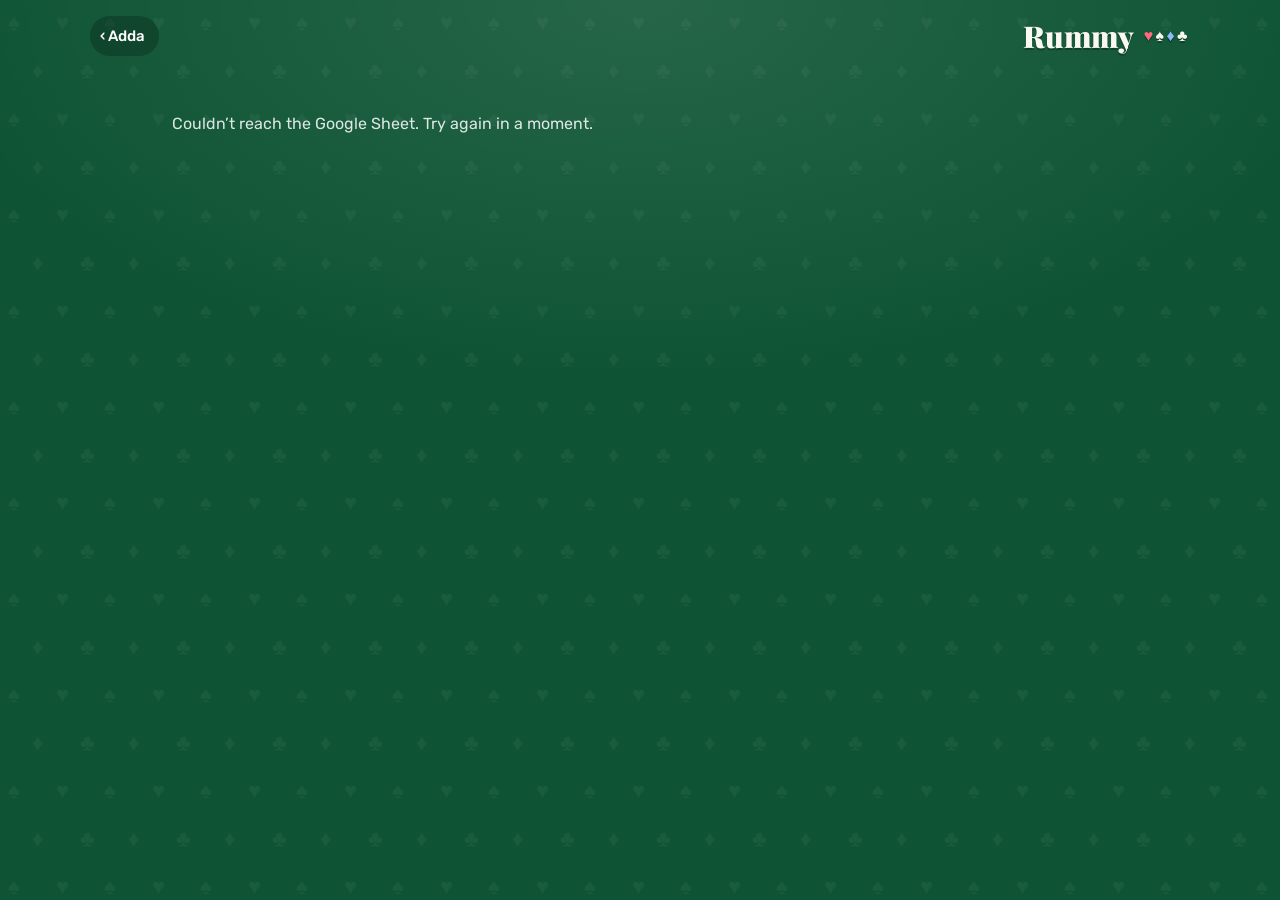
<file: rummy/board.html>
<!DOCTYPE html>
<html lang="en">
<head>
<meta charset="utf-8">
<meta name="viewport" content="width=device-width, initial-scale=1">
<title>Rummy · Adda</title>
<link rel="icon" href="data:image/svg+xml,%3Csvg xmlns='http://www.w3.org/2000/svg' viewBox='0 0 100 100'%3E%3Ctext y='.9em' font-size='90'%3E%E2%99%A5%3C/text%3E%3C/svg%3E">
<script>document.write('<script src="../config.js?v='+Date.now()+'"><\/script>')</script>
<link rel="preconnect" href="https://fonts.googleapis.com">
<link rel="stylesheet" href="https://fonts.googleapis.com/css2?family=Playfair+Display:wght@700;900&family=Rubik:wght@400;500;700&display=swap">
<style>
/* VOICE: cosy card night with friends — warm, a little cheeky, quick to use
   IDEA: the green felt of a card table, with each total dealt out as playing cards
   PICTURE: each player's total in their own suit's cards (hearts red, spades black, diamonds blue), fanned on felt
   COLOUR and TYPE: felt green, ivory card faces, heart red, spade black, diamond blue, a brass accent; Playfair numbers, Rubik words
   LAYOUT: felt face-off with period tabs, score pad beside the chart, hand history */
:root{color-scheme:light dark;--bg:light-dark(#ffffff,#0a1a12);--ink:light-dark(#14231b,#eef3ee);--mut:light-dark(#56665d,#9fb3a6);--card:light-dark(#ffffff,#10281c);--line:light-dark(#d9e3dc,#1f4231);--felt:light-dark(#0f5a38,#0c4a2e);--ivory:#fbf8f0;--brass:#d9b25a;--a:#cf1f33;--b:light-dark(#1b1b1d,#e9e5da);--c:light-dark(#1f5fbf,#7aa8ff);--tie:light-dark(#b8c4bc,#3d5a4a);--soft:light-dark(#f2f6f3,#173524);--paper:light-dark(#fffdf7,#10281c);--frame:light-dark(#ece4cf,#24503a)}
*{box-sizing:border-box;min-width:0}[hidden]{display:none!important}
body{margin:0;color:var(--ink);font:16px/1.55 Rubik,system-ui,sans-serif;overflow-x:clip;background:url("data:image/svg+xml,%3Csvg xmlns='http://www.w3.org/2000/svg' width='120' height='120'%3E%3Cg fill='%230f5a38' fill-opacity='.05' font-size='20' font-family='serif'%3E%3Ctext x='10' y='34'%3E%E2%99%A0%3C/text%3E%3Ctext x='70' y='34'%3E%E2%99%A5%3C/text%3E%3Ctext x='40' y='94'%3E%E2%99%A6%3C/text%3E%3Ctext x='100' y='94'%3E%E2%99%A3%3C/text%3E%3C/g%3E%3C/svg%3E"),light-dark(#eef4ee,#0a1a12)}
.band{padding:clamp(20px,4vw,44px) max(5vw,16px)}
.wrap{max-width:1240px;margin:0 auto}
button,select,input{font:inherit;font-size:16px;color:inherit}
button{cursor:pointer}
:focus-visible{outline:3px solid var(--brass);outline-offset:2px}
h1,h2{margin:0;line-height:1.05;text-wrap:balance}
h2{font:700 24px/1.1 'Playfair Display',Georgia,serif}
.top{background:radial-gradient(ellipse 70% 90% at 50% 35%,rgb(255 255 255/.10),transparent 70%),url("data:image/svg+xml,%3Csvg xmlns='http://www.w3.org/2000/svg' width='96' height='96'%3E%3Cg fill='%23ffffff' fill-opacity='.045' font-size='22' font-family='serif'%3E%3Ctext x='8' y='30'%3E%E2%99%A0%3C/text%3E%3Ctext x='56' y='30'%3E%E2%99%A5%3C/text%3E%3Ctext x='32' y='78'%3E%E2%99%A6%3C/text%3E%3Ctext x='80' y='78'%3E%E2%99%A3%3C/text%3E%3C/g%3E%3C/svg%3E"),var(--felt);box-shadow:inset 0 -10px 0 #6b4a2b,inset 0 -14px 0 #4a321c;color:#fff;padding-bottom:clamp(28px,4vw,48px)}
.crumb{display:flex;flex-wrap:wrap;align-items:center;gap:4px 8px;font-size:14px;margin-bottom:14px;color:rgb(255 255 255/.75)}
.crumb a{color:#fff;text-decoration:none;font-weight:500;padding:6px 2px}.crumb a:hover{text-decoration:underline}
.crumb .sep{opacity:.5}.crumb .here{color:var(--brass);font-weight:500;overflow-wrap:anywhere}
.controls{display:flex;flex-wrap:wrap;gap:10px;align-items:center}
.tabs{display:flex;background:rgb(0 0 0/.22);border-radius:999px;padding:4px}
.tabs button{border:0;background:none;color:#fff;padding:0 16px;min-height:40px;border-radius:999px;font-weight:500}
.tabs button[aria-selected=true]{background:var(--ivory);color:#14231b}
.nav{display:flex;align-items:center;gap:6px}
.nav strong{white-space:nowrap;padding:0 6px}
.top select{background:rgb(255 255 255/.14);border:1px solid rgb(255 255 255/.3);color:#fff;border-radius:12px;min-height:44px;-webkit-appearance:none;appearance:none;padding:0 42px 0 14px;background-image:url("data:image/svg+xml,%3Csvg xmlns='http://www.w3.org/2000/svg' width='12' height='8' viewBox='0 0 12 8'%3E%3Cpath d='M1 1.5l5 5 5-5' fill='none' stroke='%23fbf8f0' stroke-width='2' stroke-linecap='round' stroke-linejoin='round'/%3E%3C/svg%3E");background-repeat:no-repeat;background-position:right 16px center;background-size:12px 8px;cursor:pointer}
.top select option{color:#14231b}
.title{font:900 clamp(34px,4.6vw,48px)/1 'Playfair Display',Georgia,serif;color:var(--ivory);margin:0 auto 0 0;display:grid;gap:4px;text-shadow:0 2px 0 rgb(0 0 0/.25)}
.title span{font:700 .3em/1 Rubik,sans-serif;letter-spacing:.22em;text-transform:uppercase;color:var(--brass);text-shadow:none}
@media(max-width:370px){.title{font-size:24px!important}.tabs button{padding:0 7px!important;font-size:13px!important}.tabs{padding:3px}}
@media(max-width:600px){.title{font-size:28px}.title span{font-size:9px;letter-spacing:.18em}.tabs{margin-left:auto}.tabs button{padding:0 9px;min-height:36px;font-size:14px}.controls{gap:8px}.nav{width:100%;justify-content:flex-end}.nav select{flex:1}.nav strong{text-align:right}}
.face{display:grid;grid-template-columns:minmax(0,1fr) auto minmax(0,1fr);gap:16px;align-items:center;margin-top:28px}
.face.n3{grid-template-columns:repeat(3,minmax(0,1fr));align-items:start}
.side{display:grid;gap:8px}.side.r{justify-items:end;text-align:right}.side.c{justify-items:center;text-align:center}
.who{display:flex;align-items:center;gap:10px;font-size:22px;font-weight:700}
.face.n3 .who{font-size:19px;gap:6px}
.dot{flex:none;font:700 20px/1 Georgia,serif}.dot.p0::before{content:'♥';color:#ff5a6a}.dot.p1::before{content:'♠'}.dot.p2::before{content:'♦';color:#8fb8ff}
.nm{position:relative;display:inline-block}
.crown{position:absolute;left:-13px;top:-19px;border:0;background:none;padding:4px;margin:0;cursor:pointer;line-height:0;transform:rotate(-20deg);transform-origin:50% 90%;filter:drop-shadow(0 2px 1px rgb(0 0 0/.35));animation:wob 3.2s ease-in-out infinite;transition:transform .25s cubic-bezier(.3,1.6,.5,1)}
.crown:focus-visible{outline-offset:0;border-radius:8px}
.crown:hover{animation:none;transform:rotate(-6deg) translateY(-5px) scale(1.18)}
.crown.hop{animation:hop .8s cubic-bezier(.3,1.3,.5,1)}
.crown .sp{animation:tw 1.8s ease-in-out infinite;transform-box:fill-box;transform-origin:center}.crown .s2{animation-delay:.9s}
@keyframes wob{0%,100%{transform:rotate(-20deg)}50%{transform:rotate(-13deg) translateY(-1.5px)}}
@keyframes hop{0%{transform:rotate(-20deg)}45%{transform:translateY(-30px) rotate(170deg) scale(1.3)}100%{transform:rotate(340deg)}}
@keyframes tw{0%,100%{opacity:0;scale:.4}50%{opacity:1;scale:1.2}}
.brag{position:absolute;bottom:calc(100% + 18px);left:-14px;background:var(--ivory);color:#14231b;font:700 14px/1.2 Rubik,sans-serif;padding:7px 12px;border-radius:12px;white-space:nowrap;box-shadow:0 6px 16px rgb(0 0 0/.3);pointer-events:none;animation:brag 2.2s ease forwards;z-index:3}
.brag::after{content:'';position:absolute;top:100%;left:22px;border:7px solid transparent;border-top-color:var(--ivory)}
.side.r .brag{left:auto;right:-10px}.side.r .brag::after{left:auto;right:22px}
.side.c .brag{left:50%;translate:-50% 0}.side.c .brag::after{left:50%;margin-left:-7px}
.face.n3 .side:first-child .brag{left:-8px;translate:none}.face.n3 .side:first-child .brag::after{left:22px;margin-left:0}
.face.n3 .side:last-child .brag{left:auto;right:-8px;translate:none}.face.n3 .side:last-child .brag::after{left:auto;right:22px;margin-left:0}
@keyframes brag{0%{opacity:0;transform:translateY(6px) scale(.8)}12%{opacity:1;transform:none}80%{opacity:1}100%{opacity:0;transform:translateY(-6px)}}
.digits{display:flex;flex-wrap:wrap;gap:6px;font:900 clamp(36px,7vw,78px)/1 'Playfair Display',Georgia,serif;padding:6px 4px;perspective:600px;cursor:pointer;border-radius:12px;width:fit-content;max-width:100%}
.face.n3 .digits{font-size:clamp(28px,5.6vw,64px);gap:4px}
.side.r .digits{justify-content:flex-end}.side.c .digits{justify-content:center}
.digits .d{position:relative;width:.92em;height:1.3em;border-radius:.12em;box-shadow:0 .06em .14em rgb(0 0 0/.35);transform-style:preserve-3d;transform:rotate(var(--r,0deg));transition:transform .5s cubic-bezier(.3,1.4,.5,1),box-shadow .3s}.digits .d:nth-child(odd){--r:-3deg}.digits .d:nth-child(even){--r:2.5deg}
.digits .d:hover:not(.fl){transform:translateY(-.14em) rotate(0deg) scale(1.06);box-shadow:0 .16em .3em rgb(0 0 0/.4)}
.digits .d.fl{transform:rotate(var(--r,0deg)) rotateY(180deg)}
.digits .f,.digits .bk{position:absolute;inset:0;display:grid;place-items:center;border-radius:inherit;backface-visibility:hidden;-webkit-backface-visibility:hidden}
.digits .f{background:var(--ivory);box-shadow:inset 0 0 0 1px rgb(0 0 0/.08)}
.digits .f::before,.digits .f::after{content:var(--suit);position:absolute;font:700 .22em/1 Georgia,serif}.digits .f::before{top:.25em;left:.3em}.digits .f::after{bottom:.25em;right:.3em;transform:rotate(180deg)}
.digits .bk{transform:rotateY(180deg);border:.07em solid var(--ivory);background:repeating-linear-gradient(45deg,var(--back) 0 .06em,var(--back2) .06em .12em),var(--back)}
.digits .bk::after{content:var(--suit);font:700 .4em/1 Georgia,serif;color:var(--ivory);background:var(--back);width:1.5em;height:1.5em;border-radius:50%;display:grid;place-items:center;border:.06em solid var(--ivory)}
#d0{--suit:'♥';--back:#b3192b;--back2:#cf2d40}#d0 .f{color:#cf1f33}
#d1{--suit:'♠';--back:#1b1b1d;--back2:#33333a}#d1 .f{color:#1b1b1d}
#d2{--suit:'♦';--back:#1d4f9e;--back2:#2e64b8}#d2 .f{color:#1f5fbf}
.digits:focus-visible{outline:3px solid var(--brass);outline-offset:4px}
.digits .c{align-self:flex-end;color:var(--ivory)}
.wins{font-size:15px;opacity:.9}
.face.n3 .wins{font-size:13px}
.vs{font:900 clamp(26px,3.4vw,38px) 'Playfair Display',Georgia,serif;font-style:italic;color:var(--brass);background:none;border:0;cursor:pointer;padding:6px 10px;border-radius:50%;transition:transform .2s}
.vs:hover{transform:scale(1.15) rotate(-8deg)}
.vs.spin{animation:vsspin .7s cubic-bezier(.3,1.4,.5,1)}
@keyframes vsspin{50%{transform:rotate(200deg) scale(1.4)}100%{transform:rotate(360deg)}}
.playrow{display:flex;justify-content:center;margin-top:18px}
.playlink{display:inline-flex;align-items:center;gap:6px;min-height:40px;padding:0 16px;border-radius:999px;background:var(--brass);color:#2b1d05;font:700 15px Rubik,sans-serif;text-decoration:none;box-shadow:0 3px 0 rgb(0 0 0/.25);transition:transform .2s cubic-bezier(.3,1.6,.5,1)}
.playlink:hover{transform:translateY(-2px) rotate(-2deg)}.playlink b{font:700 16px Georgia,serif}
/* score-difference bar */
.gap{margin-top:22px;display:grid;gap:8px}
.gap-lbl{text-align:center;font:500 16px/1.3 Rubik,sans-serif;color:#fff}.gap-lbl b{font:900 22px/1 'Playfair Display',Georgia,serif;color:var(--brass);margin:0 2px}.gap-lbl .ls{font-size:18px}
.gap-track{position:relative;height:20px;border-radius:999px;background:rgb(0 0 0/.35);box-shadow:inset 0 2px 4px rgb(0 0 0/.3),0 0 0 2px rgb(251 248 240/.35);overflow:hidden}
.gap-mid{position:absolute;left:50%;top:-2px;bottom:-2px;width:3px;margin-left:-1.5px;background:#fff;z-index:1}
#gapf{position:absolute;top:0;bottom:0;transition:width .7s cubic-bezier(.3,1.3,.5,1)}
#gapf.q{background:linear-gradient(90deg,#ff8a9a,#ff2d55);border-radius:999px 0 0 999px;box-shadow:0 0 14px rgb(255 45 85/.85)}
#gapf.k{background:linear-gradient(90deg,#ffe27a,#ffc21a);border-radius:0 999px 999px 0;box-shadow:0 0 14px rgb(255 200 40/.85)}
.stand{display:flex;justify-content:center;flex-wrap:wrap;gap:8px}
.stand span{display:inline-flex;align-items:center;gap:6px;background:rgb(0 0 0/.25);border-radius:999px;padding:5px 12px;font-size:14px}
.stand i{font:700 15px Georgia,serif;font-style:normal}.stand small{color:var(--brass);font-weight:700;font-size:13px}
.nmb{background:none;border:0;padding:2px 4px;margin:-2px -4px;font:inherit;color:inherit;cursor:pointer;border-radius:8px;overflow-wrap:anywhere;transition:transform .25s cubic-bezier(.3,1.6,.5,1)}
.nmb:hover{transform:rotate(-4deg) scale(1.08)}
.nmb.hop{animation:namehop .6s cubic-bezier(.3,1.8,.5,1)}
@keyframes namehop{0%{transform:none}30%{transform:translateY(-8px) scale(1.15) rotate(-5deg)}55%{transform:translateY(0) scale(.95,1.05)}75%{transform:translateY(-3px) rotate(3deg)}100%{transform:none}}
.swirl{position:fixed;pointer-events:none;z-index:8;font-family:Georgia,serif;font-style:normal;line-height:1;text-shadow:0 1px 2px rgb(0 0 0/.3)}
/* page body */
.grid{display:grid;grid-template-columns:minmax(0,1fr) minmax(0,1.75fr);gap:20px;padding:20px max(5vw,16px) 56px}
.card{position:relative;background:var(--paper);border:1px solid var(--frame);border-radius:18px;box-shadow:inset 0 0 0 7px var(--paper),inset 0 0 0 8px var(--frame),0 2px 0 var(--frame),0 18px 32px -20px rgb(15 90 56/.55);padding:24px;transition:transform .35s cubic-bezier(.3,1.5,.5,1),box-shadow .35s}
.card:hover{transform:translateY(-3px)}
.card::after,.card::before{content:attr(data-suit);position:absolute;font:700 20px Georgia,serif;color:var(--tie);pointer-events:none}
.card::after{top:14px;right:18px}.card::before{bottom:14px;left:18px;transform:rotate(180deg)}
.card[data-suit='♥']::after,.card[data-suit='♥']::before,.card[data-suit='♦']::after,.card[data-suit='♦']::before{color:light-dark(#efb7bd,#7a2a33)}
.wide{grid-column:1/-1}
.card>.hrow,.card>h2{padding-right:22px}.hrow{display:flex;justify-content:space-between;align-items:center;gap:12px;flex-wrap:wrap;margin-bottom:8px}
.mut{color:var(--mut);font-size:14px}
.legend{display:flex;flex-wrap:wrap;gap:6px 14px;font-size:14px;color:var(--mut);align-items:center}
.ctl{display:flex;flex-wrap:wrap;gap:8px}
.hstats{display:grid;grid-template-columns:repeat(auto-fit,minmax(min(100%,240px),1fr));gap:8px;margin-top:10px}.hs{display:flex;flex-wrap:wrap;align-items:baseline;gap:4px 12px;background:light-dark(#f4f1e6,#163524);border:1px solid var(--frame);border-radius:12px;padding:8px 12px;font-size:14px;color:var(--mut)}.hs>b{color:var(--ink);font-size:15px}.hs span b{color:var(--ink);font-family:'Playfair Display',Georgia,serif;font-size:17px}
.ls{font:700 16px/1 Georgia,serif;margin-right:5px}.badge .ls{font-size:18px}
.seg{display:flex;border:2px solid var(--line);border-radius:999px;padding:2px;background:light-dark(#fff,#0c2016)}
.seg button{border:0;background:none;border-radius:999px;min-height:36px;padding:0 14px;font-size:14px;transition:transform .2s}.seg button:active{transform:scale(.94)}
.seg button[aria-pressed=true]{background:var(--felt);color:#fff}
.fig{position:relative;min-height:320px;cursor:crosshair}.fig>svg{position:absolute;inset:0;width:100%;height:100%}
.empty{position:absolute;inset:0;display:grid;place-items:center;text-align:center;color:var(--mut);margin:0;padding:20px}
.tip{position:absolute;top:0;z-index:2;background:var(--ivory);color:#14231b;border-radius:10px;padding:8px 12px;box-shadow:0 8px 20px rgb(0 0 0/.18),inset 0 0 0 1px rgb(0 0 0/.06);font-size:14px;display:grid;gap:2px;pointer-events:none;white-space:nowrap}
.tip i{font:700 15px Georgia,serif;font-style:normal;margin-right:6px}.tip .mut{color:#56665d}
form.pad{display:grid;gap:14px;margin-top:14px}
label{display:grid;gap:6px;font-size:14px;font-weight:500;min-width:0;max-width:100%}
input{background:var(--soft);border:2px solid var(--line);border-radius:12px;min-height:46px;padding:8px 12px;width:100%}
.scores{display:grid;grid-template-columns:repeat(var(--n,2),minmax(0,1fr));gap:10px 12px}
.scores label>span{overflow-wrap:anywhere}
.scores input{text-align:center;background:light-dark(#fff,#0c2016);border:3px dashed;border-radius:16px;font:900 28px 'Playfair Display',Georgia,serif;min-height:60px;transition:transform .2s,border-style 0s}
.scores .p0 input{border-color:color-mix(in srgb,var(--a) 55%,transparent)}.scores .p1 input{border-color:color-mix(in srgb,var(--b) 45%,transparent)}.scores .p2 input{border-color:color-mix(in srgb,var(--c) 55%,transparent)}
.scores input:focus{border-style:solid;outline:none;box-shadow:0 0 0 4px color-mix(in srgb,var(--brass) 45%,transparent)}
input[type=date]{background:light-dark(#fff,#0c2016);border-radius:14px;-webkit-appearance:none;appearance:none;display:block;width:100%;max-width:100%;min-width:0;text-align:left}
input[type=date]::-webkit-date-and-time-value{text-align:left;margin:0}
input[type=date]::-webkit-datetime-edit{padding:0}
.go{position:relative;overflow:hidden;background:var(--felt);color:#fff;box-shadow:inset 0 -4px 0 rgb(0 0 0/.25);border:0;border-radius:14px;min-height:52px;font:700 20px 'Playfair Display',Georgia,serif}
.go::after{content:'♥ ♠';position:absolute;right:18px;top:50%;transform:translateY(-50%);font:700 15px Georgia,serif;opacity:.6;transition:transform .3s}
.go:hover::after{transform:translateY(-50%) rotate(-12deg) scale(1.2);opacity:1}
.go:active{transform:translateY(2px)}
form.nope{animation:nope .4s}
@keyframes nope{20%,60%{transform:translateX(-6px)}40%,80%{transform:translateX(6px)}}
.btn{border:2px solid var(--line);background:var(--card);border-radius:12px;min-height:44px;padding:0 14px}
table{width:100%;border-collapse:collapse}
th{text-align:left;font-size:14px;color:var(--mut);font-weight:500;padding:8px}
td{padding:8px;border-top:1px solid var(--line)}
.num{text-align:right;font-variant-numeric:tabular-nums;white-space:nowrap}
.won{font-weight:700}
.badge{display:inline-flex;align-items:center;gap:6px;white-space:nowrap;background:light-dark(#f4f1e6,#163524);border:1px solid var(--frame);border-radius:8px;padding:3px 10px 3px 7px}
td.act{text-align:right;white-space:nowrap}
.icon{border:0;background:none;min-width:44px;min-height:44px;color:var(--mut);font-size:14px;border-radius:999px;padding:0 12px;transition:background .2s,color .2s}
.icon[data-del]:hover{background:light-dark(#fde8ea,#3a1218);color:#cf1f33}
.icon[data-edit]:hover{background:light-dark(#e6f2ea,#173524);color:var(--felt)}
tbody tr:hover td{background:light-dark(#f2f7f1,#143322)}
.tm{display:block;font-size:13px;color:var(--mut)}
tr.fresh td{animation:dealrow .6s cubic-bezier(.3,1.4,.5,1) both}
@keyframes dealrow{0%{opacity:0;transform:translateX(-30px) rotate(-2deg)}100%{opacity:1;transform:none}}
td.num.hit{animation:hitnum .9s cubic-bezier(.3,1.6,.5,1) both}
@keyframes hitnum{0%{transform:scale(.4);opacity:0}50%{transform:scale(1.35)}100%{transform:none}}
.toast{position:fixed;left:50%;bottom:20px;transform:translate(-50%,140%);background:var(--ivory);color:#14231b;border:1px solid var(--frame);box-shadow:0 12px 28px rgb(0 0 0/.25);font-weight:500;padding:10px 12px 10px 18px;border-radius:14px;display:flex;gap:12px;align-items:center;transition:transform .25s;z-index:10;max-width:calc(100vw - 32px)}
.toast.on{transform:translate(-50%,0)}.toast:not(.on){visibility:hidden}
.toast::before{content:'♥♠';font:700 14px Georgia,serif;color:#cf1f33;letter-spacing:2px}
.toast button{background:var(--brass);color:#2b1d05;border:0;border-radius:10px;min-height:40px;padding:0 14px;font-weight:700}
.bit{position:fixed;font:700 20px/1 Georgia,serif;pointer-events:none;z-index:6;font-style:normal}
.fly{position:fixed;left:0;top:0;width:46px;height:64px;margin:-32px 0 0 -23px;border-radius:7px;background:var(--ivory);box-shadow:0 8px 18px rgb(0 0 0/.35),inset 0 0 0 1px rgb(0 0 0/.08);display:grid;place-items:center;font:700 26px/1 Georgia,serif;z-index:7;pointer-events:none}
.fly small{position:absolute;font:700 10px/1 Georgia,serif}.fly small:first-child{top:5px;left:6px}.fly small:last-child{bottom:5px;right:6px;transform:rotate(180deg)}
.digits .d.deal{animation:deal .55s cubic-bezier(.3,1.5,.5,1) both}
@keyframes deal{0%{transform:translateY(-.5em) rotate(var(--r,0deg)) rotateY(90deg) scale(.8)}100%{transform:rotate(var(--r,0deg))}}
.pop{position:fixed;font:700 22px/1 Georgia,serif;pointer-events:none;z-index:7}
.modal{position:fixed;inset:0;background:rgb(10 26 18/.55);display:grid;place-items:center;padding:16px;z-index:9;animation:fade .15s ease}
.modal .box{position:relative;background:var(--paper);color:var(--ink);border-radius:16px;padding:24px;width:min(380px,100%);border:1px solid var(--line);box-shadow:inset 0 0 0 7px var(--paper),inset 0 0 0 8px var(--frame),0 24px 60px rgb(0 0 0/.45);animation:dealbox .35s cubic-bezier(.3,1.5,.5,1)}
@keyframes dealbox{from{transform:translateY(20px) rotate(-3deg) scale(.95);opacity:0}}
.modal h3{margin:0 0 6px;font:700 22px/1.2 'Playfair Display',Georgia,serif}.modal p{margin:0 0 18px;color:var(--mut)}
.msuit{position:absolute;top:12px;right:16px;font:700 18px Georgia,serif;color:var(--tie)}
.mrow{display:flex;gap:10px;justify-content:flex-end;flex-wrap:wrap}
.danger{background:#cf1f33;border-color:#cf1f33;color:#fff;font-weight:700}
@keyframes fade{from{opacity:0}}
.foot{text-align:center;padding:0 16px 48px;color:var(--mut);display:grid;gap:4px;font:italic 400 16px 'Playfair Display',Georgia,serif}
.foot span:first-child{font:700 18px Georgia,serif;letter-spacing:.4em;font-style:normal}.foot b{color:#cf1f33}.foot i{color:var(--c);font-style:normal}.sync{font:400 13px/1.4 Rubik,sans-serif;margin-top:6px}
.missing{max-width:520px;margin:60px auto;text-align:center;padding:0 16px}.missing h2{margin-bottom:10px}.missing a{color:var(--felt);font-weight:700}
@media(max-width:860px){.grid{grid-template-columns:minmax(0,1fr)}}
@media(max-width:600px){.face{gap:8px}.vs{display:none}.face:not(.n3){grid-template-columns:minmax(0,1fr) minmax(0,1fr)}.who{font-size:18px}.face.n3 .who{font-size:15px}.face.n3{gap:6px}.face.n3 .crown{left:-10px;top:-17px}.face.n3 .crown svg{width:28px;height:23px}
  .scores input{font-size:24px;min-height:54px}
  table{font-size:13px}.stack thead{display:none}.stack tr{display:grid;padding-block:10px;border-top:1px solid var(--line)}.stack td{display:flow-root;border:0;padding:3px 0;padding-inline-start:8em;text-align:start}.stack td::before{content:attr(data-l);float:inline-start;width:7.5em;margin-inline-start:-8em;white-space:normal;color:var(--mut)}.stack td:empty{display:none}}
@media(prefers-reduced-motion:reduce){*{animation:none!important;transition:none!important}}
</style>
<script>new MutationObserver(()=>{for(const c of document.querySelectorAll('.stack td:not([data-l])')){let i=0,p=c;while(p=p.previousElementSibling)i+=p.colSpan;c.dataset.l=c.closest('table').rows[0].cells[i]?.textContent||''}}).observe(document,{childList:true,subtree:true})</script>
</head>
<body>
<template id="crown"><svg viewBox="-4 -5 40 33" width="34" height="28" aria-hidden="true"><path d="M4 20 L3 9.5 Q3 7 5.2 8.3 L10 12 L14.4 4.8 Q16 2.6 17.6 4.8 L22 12 L26.8 8.3 Q29 7 29 9.5 L28 20 Z" fill="#ffd34d" stroke="#8a5a10" stroke-width="1.5" stroke-linejoin="round"/><path d="M7 11.5 L7.5 17" stroke="#fff" stroke-opacity=".75" stroke-width="1.6" stroke-linecap="round"/><path d="M16 17.6 C11.2 14.4 12.6 10.4 16 12.7 C19.4 10.4 20.8 14.4 16 17.6Z" fill="#e23b4e" stroke="#9c1c2c" stroke-width=".8"/><rect x="3.5" y="19" width="25" height="5" rx="2.5" fill="#f2b630" stroke="#8a5a10" stroke-width="1.4"/><circle cx="9" cy="21.5" r="1.2" fill="#fff4c9"/><circle cx="16" cy="21.5" r="1.2" fill="#ff8fa0"/><circle cx="23" cy="21.5" r="1.2" fill="#fff4c9"/><circle cx="3.6" cy="8.4" r="2.2" fill="#fff4c9" stroke="#8a5a10" stroke-width="1.2"/><circle cx="16" cy="3.2" r="2.4" fill="#fff4c9" stroke="#8a5a10" stroke-width="1.2"/><circle cx="28.4" cy="8.4" r="2.2" fill="#fff4c9" stroke="#8a5a10" stroke-width="1.2"/><path class="sp" d="M0 -3 L.8 -.8 L3 0 L.8 .8 L0 3 L-.8 .8 L-3 0 L-.8 -.8Z" transform="translate(33 0)" fill="#fff8d6"/><path class="sp s2" d="M0 -3 L.8 -.8 L3 0 L.8 .8 L0 3 L-.8 .8 L-3 0 L-.8 -.8Z" transform="translate(-1 1) scale(.7)" fill="#fff8d6"/></svg></template>
<header class="band top">
  <div class="wrap">
    <nav class="crumb" aria-label="Breadcrumb"><a href="../">Adda</a><span class="sep" aria-hidden="true">›</span><a href="./">Rummy</a><span class="sep" aria-hidden="true">›</span><span class="here" id="bname"></span></nav>
    <div class="controls"><h1 class="title">Rummy</h1>
      <div class="tabs" role="tablist" aria-label="Time period">
        <button role="tab" data-v="week">Week</button><button role="tab" data-v="month">Month</button><button role="tab" data-v="year">Year</button><button role="tab" data-v="all">All</button>
      </div>
      <div class="nav"><strong id="plabel"></strong><select id="psel" aria-label="Choose period"></select></div>
    </div>
    <div class="playrow"><a class="playlink" id="playlink" href="play.html">Play a game <b aria-hidden="true">♠</b></a></div>
    <div class="face" id="face"></div>
    <div class="gap" id="gap"><div class="gap-lbl" id="gapl"></div><div class="gap-track" role="img" id="gapt"><span class="gap-mid"></span><i id="gapf"></i></div><div class="stand" id="stand" hidden></div></div>
  </div>
</header>
<main class="wrap grid" id="main">
  <section class="card" data-suit="♥">
    <h2 id="ftitle">Log a hand</h2>
    <form class="pad" id="f" autocomplete="off">
      <div class="scores" id="scores"></div>
      <label>Date<input id="in-d" type="date" required></label>
      <button class="go" id="submit">Log hand</button>
      <button type="button" class="btn" id="cancel" hidden>Cancel edit</button>
    </form>
  </section>
  <section class="card" data-suit="♣">
    <div class="hrow"><h2 id="ctitle">Points per hand</h2><div class="ctl"><div class="seg" id="ctype" role="group" aria-label="Chart type"><button data-c="line" aria-pressed="true">Line</button><button data-c="bar" aria-pressed="false">Bar</button></div><div class="seg" id="cmode" role="group" aria-label="Chart shows"><button data-m="pts" aria-pressed="false">Points</button><button data-m="wins" aria-pressed="false">Hands won</button><button data-m="hand" aria-pressed="true">Per hand</button></div></div></div>
    <div class="legend" id="legend"></div><div class="hstats" id="hstats" hidden></div>
    <div class="fig" id="fig"><div class="tip" id="tip" hidden></div><svg id="svg" role="img" aria-label="Chart comparing the players over time"></svg><p class="empty" id="empty" hidden>No hands in this period yet. Log one and the lines will start their battle.</p></div>
  </section>
  <section class="card wide" data-suit="♠">
    <div class="hrow"><h2>Hand history</h2><span class="mut" id="count"></span></div>
    <table class="stack"><thead><tr id="thead"></tr></thead><tbody id="log"></tbody></table>
    <button class="btn" id="more" hidden style="margin-top:12px">Show all</button>
  </section>
</main>
<section class="missing" id="missing" hidden><h2>This table isn’t set up</h2><p class="mut">We couldn’t find this dashboard. It may have a different link.</p><p><a href="./">See all Rummy dashboards</a></p></section>
<footer class="foot"><span aria-hidden="true"><b>♥</b> ♠ <i>♦</i> ♣</span><span>May the best hand win</span><small id="sync" class="sync"></small></footer>
<div class="modal" id="kdlg" hidden role="dialog" aria-modal="true" aria-labelledby="kt"><form class="box" id="kform"><span class="msuit" aria-hidden="true">♥</span><h3 id="kt">Passcode</h3><p id="kmsg"></p><input id="kin" type="password" autocomplete="current-password" aria-label="Passcode" style="margin-bottom:16px"><div class="mrow"><button type="button" class="btn" id="kno">Not now</button><button class="btn danger" style="background:var(--felt);border-color:var(--felt)">Save passcode</button></div></form></div>
<div class="modal" id="cdlg" hidden role="dialog" aria-modal="true" aria-labelledby="cdt"><div class="box"><span class="msuit" aria-hidden="true">♠</span><h3 id="cdt">Delete this hand?</h3><p id="cdm"></p><div class="mrow"><button class="btn" id="cdno">Keep it</button><button class="btn danger" id="cdyes">Delete</button></div></div></div>
<div id="toast" class="toast" role="status"></div>
<script>
{
const $=s=>document.querySelector(s),$$=s=>[...document.querySelectorAll(s)];
const CFG=window.SCORE_CONFIG||{},API=(CFG.apiUrl||'').trim();
const ls={get(k,d){try{const v=localStorage.getItem(k);return v==null?d:JSON.parse(v)}catch(e){return d}},set(k,v){try{localStorage.setItem(k,JSON.stringify(v))}catch(e){}}};
const BID=new URLSearchParams(location.search).get('b')||'';
if(!BID)location.replace('./');
const LEG=BID==='leah-manas';
// where this dashboard keeps things on the device (Leah vs Manas keeps its original keys)
const K={cache:LEG?'st-cache':'st-cache-'+BID,queue:LEG?'st-queue':'st-queue-'+BID,key:'st-key-'+BID,info:'adda-board-'+BID};
const P=[{s:'♥',css:'var(--a)',ink:'#cf1f33',felt:'#ff5a6a',fly:['#ff5a6e','#ff8fa3','#ff2d55','#ffc2cf','#cf1f33']},
  {s:'♠',css:'var(--b)',ink:'#1b1b1d',felt:'#fbf8f0',fly:['#fbf8f0','#ffffff','#ffd75e','#e9e5da','#1b1b1d']},
  {s:'♦',css:'var(--c)',ink:'#1f5fbf',felt:'#8fb8ff',fly:['#8fb8ff','#cfe0ff','#4d8cff','#ffffff','#1f5fbf']}];
const norm=e=>({id:String(e.id),d:String(e.d),s:Array.isArray(e.s)?e.s.map(Number):[Number(e.a)||0,Number(e.b)||0],t:Number(e.t)||0});
let board=ls.get(K.info,null)||(LEG?{id:BID,name:'Leah vs Manas',players:(CFG.names||['Leah','Manas']),lowWins:true}:null);
let state={entries:(ls.get(K.cache,[])||[]).filter(Boolean).map(norm)};
const MON=['Jan','Feb','Mar','Apr','May','Jun','Jul','Aug','Sep','Oct','Nov','Dec'],DAY=['Mon','Tue','Wed','Thu','Fri','Sat','Sun'];
const ui={ctype:'line',view:'all',off:0,all:false,edit:null,mode:'hand'};
try{const u=JSON.parse(localStorage.getItem('sk-ui')||'{}');if(u.ctype)ui.ctype=u.ctype}catch(e){}
const saveUi=()=>{try{localStorage.setItem('sk-ui',JSON.stringify({view:ui.view,mode:ui.mode,ctype:ui.ctype}))}catch(e){}};
const pad=n=>String(n).padStart(2,'0');
const key=d=>d.getFullYear()+'-'+pad(d.getMonth()+1)+'-'+pad(d.getDate());
const parse=s=>{const[y,m,d]=s.split('-').map(Number);return new Date(y,m-1,d)};
const today=()=>{const t=new Date();return new Date(t.getFullYear(),t.getMonth(),t.getDate())};
const addD=(d,n)=>new Date(d.getFullYear(),d.getMonth(),d.getDate()+n);
const esc=s=>String(s).replace(/[&<>"']/g,c=>({'&':'&amp;','<':'&lt;','>':'&gt;','"':'&quot;',"'":'&#39;'}[c]));
const fmt=n=>(Math.round(n*100)/100).toLocaleString();
const uid=()=>Date.now().toString(36)+Math.random().toString(36).slice(2,6);
const nice=x=>{const p=10**Math.floor(Math.log10(x));const f=x/p;return(f<=1?1:f<=2?2:f<=5?5:10)*p};
const N=()=>board?board.players:[];
const NP=()=>N().length;
const low=()=>!board||board.lowWins!==false;
const better=(x,y)=>low()?x<y:x>y;
// index of the hand's winner, or -1 for a tie at the top
function win(e){const s=e.s;let best=0;for(let i=1;i<s.length;i++)if(better(s[i],s[best]))best=i;return s.filter(v=>v===s[best]).length>1?-1:best}
// players ranked by total, best first
function ranking(t){return N().map((_,i)=>i).sort((a,b)=>low()?t.p[a]-t.p[b]:t.p[b]-t.p[a])}
const ord=['1st','2nd','3rd'];

function range(v,off){const t=today();
  if(v==='week'){const s=addD(t,-((t.getDay()+6)%7)+off*7);return{s,e:addD(s,7)}}
  if(v==='month')return{s:new Date(t.getFullYear(),t.getMonth()+off,1),e:new Date(t.getFullYear(),t.getMonth()+off+1,1)};
  if(v==='year')return{s:new Date(t.getFullYear()+off,0,1),e:new Date(t.getFullYear()+off+1,0,1)};
  return null}
function label(v,r){if(!r)return'All time';
  if(v==='week'){const l=addD(r.e,-1);return MON[r.s.getMonth()]+' '+r.s.getDate()+' – '+(l.getMonth()!==r.s.getMonth()?MON[l.getMonth()]+' ':'')+l.getDate()+', '+l.getFullYear()}
  if(v==='month')return r.s.toLocaleDateString(undefined,{month:'long',year:'numeric'});
  return String(r.s.getFullYear())}
const filt=r=>state.entries.filter(e=>!r||(e.d>=key(r.s)&&e.d<key(r.e)));
const tot=l=>{const n=NP(),t={p:Array(n).fill(0),w:Array(n).fill(0),ties:0};l.forEach(e=>{for(let i=0;i<n;i++)t.p[i]+=e.s[i]||0;const w=win(e);w<0?t.ties++:t.w[w]++});return t};
function buckets(v,r,list){
  if(v==='week')return DAY.map((l,i)=>({l,s:key(addD(r.s,i)),e:key(addD(r.s,i+1))}));
  if(v==='month'){const n=new Date(r.s.getFullYear(),r.s.getMonth()+1,0).getDate();return Array.from({length:n},(_,i)=>({l:String(i+1),s:key(addD(r.s,i)),e:key(addD(r.s,i+1))}))}
  if(v==='year')return MON.map((l,i)=>({l,s:key(new Date(r.s.getFullYear(),i,1)),e:key(new Date(r.s.getFullYear(),i+1,1))}));
  if(!list.length)return[];
  const ds=list.map(e=>e.d).sort(),a=parse(ds[0]),b=parse(ds[ds.length-1]);
  const months=(b.getFullYear()-a.getFullYear())*12+b.getMonth()-a.getMonth()+1;
  if(months>24){const out=[];for(let y=a.getFullYear();y<=b.getFullYear();y++)out.push({l:String(y),s:y+'-01-01',e:(y+1)+'-01-01'});return out}
  return Array.from({length:months},(_,i)=>{const s=new Date(a.getFullYear(),a.getMonth()+i,1);return{l:MON[s.getMonth()]+" ’"+String(s.getFullYear()).slice(2),s:key(s),e:key(new Date(s.getFullYear(),s.getMonth()+1,1))}})}

// ---- players: face-off, form and table header are built from the dashboard's names ----
let builtFor='';
function build(){
  const names=N(),n=names.length,sig=names.join('|');if(sig===builtFor)return;builtFor=sig;
  const crown=$('#crown').innerHTML;
  const side=i=>{const cls=n===2?(i?'side r':'side'):'side c',dot=`<span class="dot p${i}"></span>`;
    const nm=`<span class="nm"><button type="button" class="crown" id="c${i}" aria-label="Leading. Tap for a royal cheer" hidden>${crown}</button><button type="button" class="nmb" id="n${i}" data-p="${i}"></button></span>`;
    return`<div class="${cls}"><div class="who">${n===2&&i?nm+dot:dot+nm}</div><div class="digits" id="d${i}" role="button" tabindex="0"></div><div class="wins" id="w${i}"></div></div>`};
  $('#face').className='face'+(n===3?' n3':'');
  $('#face').innerHTML=n===2?side(0)+'<button type="button" class="vs" id="vs" aria-label="Shuffle the scores">vs</button>'+side(1):names.map((_,i)=>side(i)).join('');
  names.forEach((nm,i)=>{const b=$('#n'+i);b.textContent=nm;b.setAttribute('aria-label',`${nm}: tap for ${['hearts','spades','diamonds'][i]}`);b.onclick=e=>swirl(e.currentTarget,i);
    const el=$('#d'+i);el.addEventListener('click',e=>{const d=e.target.closest('.d');if(d)flip(d,0);else el.querySelectorAll('.d').forEach((x,k)=>flip(x,k*110))});
    el.addEventListener('keydown',e=>{if(e.key==='Enter'||e.key===' '){e.preventDefault();el.querySelectorAll('.d').forEach((x,k)=>flip(x,k*110))}});
    $('#c'+i).onclick=e=>crownCheer(e.currentTarget,i)});
  if($('#vs'))$('#vs').onclick=()=>{const v=$('#vs');v.classList.remove('spin');void v.offsetWidth;v.classList.add('spin');$$('#face .d').forEach((x,i)=>flip(x,i*90))};
  $('#scores').style.setProperty('--n',n);
  $('#scores').innerHTML=names.map((nm,i)=>`<label class="p${i}"><span>${esc(nm)} <span style="color:${P[i].css}">${P[i].s}</span></span><input id="in${i}" type="number" step="any" inputmode="decimal" placeholder="0"></label>`).join('');
  $('#thead').innerHTML='<th>Date</th>'+names.map((nm,i)=>`<th class="num"><span class="ls" style="color:${P[i].css}">${P[i].s}</span>${esc(nm)}</th>`).join('')+'<th>Winner</th><th><span hidden>Actions</span></th>';
  $('#bname').textContent=board.name;document.title=`${board.name} · Rummy · Adda`;
  $('#playlink').href='play.html?b='+encodeURIComponent(BID);
}

let chart={bk:[],list:[]},geo=null;let curLead={};
const svg=$('#svg');
function draw(){
  const W=svg.clientWidth,H=svg.clientHeight;if(!W||!H||!board)return;
  const{list}=chart,n=ui.mode==='hand'?list.length:chart.bk.length,np=NP(),js=[...Array(np).keys()];
  $('#empty').hidden=list.length>0;
  if(!n||!list.length){svg.innerHTML='';return}
  const rows=ui.mode==='hand'?byHand(list).map((e,i)=>({b:{l:'#'+(i+1),tl:`Hand ${i+1} · ${parse(e.d).toLocaleDateString(undefined,{month:'short',day:'numeric'})}`},c:1,v:js.map(j=>Math.max(0,e.s[j]||0))}))
    :chart.bk.map(b=>{const ib=list.filter(e=>e.d>=b.s&&e.d<b.e),t=tot(ib);return{b,c:ib.length,v:ui.mode==='pts'?t.p.map(x=>Math.max(0,x)):t.w}});
  const mx=Math.max(1,...rows.flatMap(r=>r.v)),step=ui.mode==='wins'?Math.max(1,nice(mx/4)):nice(mx/4),top=Math.ceil(mx/step)*step;
  const narrow=W<520,L=narrow?6:48,R=6,T=ui.mode==='hand'?30:14,B=26,ih=H-T-B,bw=(W-L-R)/n,w=Math.max(1.5,bw*.72/np);
  const y=v=>T+ih*(1-v/top);let o='';
  for(let v=0;v<=top+1e-9;v+=step){o+=`<line x1="${L}" x2="${W-R}" y1="${y(v)}" y2="${y(v)}" stroke="var(--line)" stroke-width="${v?1:2}"/>`;if(!narrow)o+=`<text x="${L-8}" y="${y(v)+4}" text-anchor="end" font-size="12" fill="var(--mut)">${fmt(v)}</text>`}
  const tk=key(today()),k=Math.ceil(n/Math.max(1,Math.floor((W-L-R)/(narrow?30:42)))),ci=rows.findIndex(r=>tk>=r.b.s&&tk<r.b.e);
  const unit=ui.mode==='wins'?'wins':'pts',line=ui.ctype!=='bar',cx=i=>L+i*bw+bw/2,bx=(i,j)=>L+i*bw+bw*.14+j*w;
  if(line)js.forEach(j=>{const pts=rows.map((r,i)=>r.c?[cx(i),y(r.v[j])]:null).filter(Boolean);
    if(pts.length>1)o+=`<path d="M${pts.map(p=>p.join(' ')).join(' L')}" fill="none" stroke="${P[j].css}" stroke-width="2.5" stroke-linejoin="round" stroke-linecap="round"/>`;
    pts.forEach(p=>o+=`<text x="${p[0]}" y="${p[1]}" text-anchor="middle" dominant-baseline="central" font-size="${narrow?15:18}" font-family="Georgia,serif" fill="${P[j].css}" stroke="var(--card)" stroke-width="3" paint-order="stroke">${P[j].s}</text>`)});
  rows.forEach((r,i)=>{
    o+=`<g><title>${esc(r.b.l)}: ${js.map(j=>`${esc(N()[j])} ${fmt(r.v[j])}`).join(', ')} ${unit}</title>`;
    if(!line)r.v.forEach((v,j)=>{if(v>0)o+=`<rect x="${bx(i,j)}" y="${y(v)}" width="${w-0.5}" height="${y(0)-y(v)}" rx="${Math.min(3,w/3)}" fill="${P[j].css}"/>`});
    o+=`<rect x="${L+i*bw}" y="${T}" width="${bw}" height="${ih}" fill="transparent"/></g>`;
    const cur=i===ci;
    if(cur||(i%k===0&&(ci<0||Math.abs(i-ci)>=Math.max(1,k*.75))))o+=`<text x="${cx(i)}" y="${H-7}" text-anchor="middle" font-size="12" fill="${cur?'var(--ink)':'var(--mut)'}" font-weight="${cur?700:400}">${esc(narrow&&r.b.l.length>4?r.b.l.slice(0,3):r.b.l)}</text>`});
  if(ui.mode==='hand')js.forEach(j=>{let bi=-1;rows.forEach((r,i)=>{if(r.v[j]>0&&(bi<0||r.v[j]>rows[bi].v[j]))bi=i});if(bi<0)return;const v=rows[bi].v[j];
    o+=`<g transform="translate(${line?cx(bi):bx(bi,j)+w/2} ${y(v)-(line?16:8)})"><rect x="-22" y="-19" width="44" height="18" rx="9" fill="${P[j].css}"/><text y="-6" text-anchor="middle" font-size="11" font-weight="700" fill="${j===1?'var(--card)':'#fff'}">max ${fmt(v)}</text></g>`});
  geo={L,bw,T,ih,rows,y,line,n};svg.innerHTML=o+`<line id="guide" x1="0" x2="0" y1="${T}" y2="${T+ih}" stroke="var(--brass)" stroke-width="1.5" stroke-dasharray="3 4" opacity="0"/>`}
new ResizeObserver(draw).observe(svg);

function digits(el,n){el.innerHTML=[...fmt(n)].map(c=>/[0-9]/.test(c)?`<span class="d"><span class="f">${c}</span><span class="bk"></span></span>`:`<span class="c">${esc(c)}</span>`).join('');el.setAttribute('aria-label',fmt(n)+' points. Press to flip the cards')}
function byHand(l){const pos=new Map(state.entries.map((e,i)=>[e.id,i]));return[...l].sort((a,b)=>a.d<b.d?-1:a.d>b.d?1:((a.t||0)-(b.t||0))||(pos.get(a.id)-pos.get(b.id)))}
function loggedAt(e){if(!e.t)return'';const t=new Date(e.t);if(key(t)!==e.d)return'';return`<span class="tm">${t.toLocaleTimeString(undefined,{hour:'numeric',minute:'2-digit'})}</span>`}
const winBadge=w=>w<0?`<span class="badge">${N().map((_,i)=>`<span class="ls" style="color:${P[i].css}">${P[i].s}</span>`).join('')}Tie</span>`:`<span class="badge"><span class="ls" style="color:${P[w].css}">${P[w].s}</span>${esc(N()[w])}</span>`;

function render(){
  if(!board)return;
  build();
  const r=range(ui.view,ui.off),list=filt(r),names=N(),np=names.length,t=tot(list);
  $$('.tabs button').forEach(b=>b.setAttribute('aria-selected',b.dataset.v===ui.view));
  $$('#cmode button').forEach(b=>b.setAttribute('aria-pressed',b.dataset.m===ui.mode));$$('#ctype button').forEach(b=>b.setAttribute('aria-pressed',b.dataset.c===(ui.ctype||'line')));
  $('#plabel').textContent=label(ui.view,r);
  {const isAll=ui.view==='all';$('#plabel').hidden=!isAll;$('#psel').hidden=isAll;
  if(!isAll){const first=state.entries.map(e=>e.d).sort()[0]||key(today());let lo=ui.view==='year'?-4:-11;while(lo>-600&&key(range(ui.view,lo).s)>first)lo--;
    const opts=[];for(let o=0;o>=lo;o--){const rr=range(ui.view,o);opts.push(`<option value="${o}"${o===ui.off?' selected':''}>${esc(label(ui.view,rr))}</option>`)}
    $('#psel').innerHTML=opts.join('')}}
  // face-off
  names.forEach((_,i)=>{digits($('#d'+i),t.p[i]);$('#w'+i).textContent=`${t.w[i]} hand${t.w[i]===1?'':'s'} won`+(t.ties&&np===2?` · ${t.ties} tie${t.ties===1?'':'s'}`:'')});
  const rk=ranking(t),lead=!list.length||t.p[rk[0]]===t.p[rk[1]]?-1:rk[0];
  names.forEach((_,i)=>{$('#c'+i).hidden=i!==lead});
  const diff=lead<0?0:Math.abs(t.p[rk[1]]-t.p[lead]);
  curLead={i:lead,n:lead<0?'':names[lead],d:diff,w:lead<0?0:t.w[lead]};
  $('#gapl').innerHTML=!list.length?'No hands yet':lead<0?`Dead even at the top, ${fmt(t.p[rk[0]])} points`:`<span class="ls" style="color:${P[lead].felt}">${P[lead].s}</span>${esc(names[lead])} leads by <b>${fmt(diff)}</b> points`;
  if(np===2){const mx=Math.max(Math.abs(t.p[0]),Math.abs(t.p[1]),1),pct=lead<0?0:Math.max(3,Math.min(100,diff/mx*100)),f=$('#gapf');
    f.style.width=(pct/2)+'%';f.style.left=lead===1?'50%':'auto';f.style.right=lead===0?'50%':'auto';f.className=lead===1?'k':'q';
    $('#gapt').setAttribute('aria-label',lead<0?'Scores are even':`${names[lead]} leads by ${fmt(diff)} points`);$('#gapt').hidden=false;$('#stand').hidden=true}
  else{$('#gapt').hidden=true;$('#stand').hidden=!list.length;
    $('#stand').innerHTML=rk.map((p,k)=>`<span><small>${ord[k]}</small><i style="color:${P[p].felt}">${P[p].s}</i>${esc(names[p])} ${fmt(t.p[p])}${k?` <small>+${fmt(Math.abs(t.p[p]-t.p[rk[0]]))}</small>`:''}</span>`).join('')}
  // chart
  chart={bk:r?buckets(ui.view,r,list):buckets('all',null,list),list};
  const by=ui.view==='year'?'month':ui.view==='all'?(chart.bk[0]&&/^\d{4}$/.test(chart.bk[0].l)?'year':'month'):'day';
  $('#ctitle').textContent=ui.mode==='hand'?'Points per hand':(ui.mode==='pts'?'Points':'Hands won')+' by '+by;
  {const hs=$('#hstats');hs.hidden=ui.mode!=='hand'||!list.length;if(!hs.hidden){const hl=byHand(list);
    hs.innerHTML=names.map((nm,j)=>{const vals=hl.map(e=>e.s[j]||0),mx=Math.max(...vals),at=hl[vals.indexOf(mx)],avg=vals.reduce((s,v)=>s+v,0)/vals.length;
      return`<div class="hs"><span class="ls" style="color:${P[j].css}">${P[j].s}</span><b>${esc(nm)}</b><span>Highest hand <b>${fmt(mx)}</b>${mx>0?` <small>(${parse(at.d).toLocaleDateString(undefined,{month:'short',day:'numeric'})})</small>`:''}</span><span>Average <b>${fmt(Math.round(avg*10)/10)}</b></span><span>Zero hands <b>${vals.filter(v=>v===0).length}</b></span></div>`}).join('')}}
  $('#legend').innerHTML=names.map((nm,i)=>`<span><span class="ls" style="color:${P[i].css}">${P[i].s}</span>${esc(nm)}</span>`).join('');
  draw();
  // log
  const pos=new Map(state.entries.map((e,i)=>[e.id,i]));const sorted=[...list].sort((a,b)=>a.d<b.d?1:a.d>b.d?-1:((b.t||0)-(a.t||0))||(pos.get(b.id)-pos.get(a.id))),shown=ui.all?sorted:sorted.slice(0,20);
  $('#count').textContent=list.length?`${list.length} hand${list.length>1?'s':''}`:'';
  $('#log').innerHTML=shown.length?shown.map(e=>{const w=win(e),fr=e.id===ui.fresh;return`<tr${fr?' class="fresh"':''}><td>${parse(e.d).toLocaleDateString(undefined,{weekday:'short',month:'short',day:'numeric'})}${loggedAt(e)}</td>${names.map((_,i)=>`<td class="num${w===i?' won':''}${fr&&e.s[i]?' hit':''}"${fr&&e.s[i]?` style="animation-delay:${300+i*150}ms"`:''}>${fmt(e.s[i]||0)}</td>`).join('')}<td>${winBadge(w)}</td><td class="act"><button class="icon" data-edit="${esc(e.id)}">Edit</button><button class="icon" data-del="${esc(e.id)}">Delete</button></td></tr>`}).join(''):`<tr><td colspan="${np+3}" class="mut">Nothing logged here yet.</td></tr>`;
  $('#more').hidden=ui.all||sorted.length<=20;$('#more').textContent=`Show all ${sorted.length}`;
}

// ---- Google Sheet sync ----
let queue=ls.get(K.queue,[]),flushing=false,warned=false,retryT=null,noFallback=false;
const myKey=()=>ls.get(K.key,'')||(noFallback?'':ls.get('st-key',''));
function cache(){ls.set(K.cache,state.entries);ls.set(K.queue,queue);if(board)ls.set(K.info,board)}
function syncNote(t){const s=$('#sync');if(s)s.textContent=t}
const sig=l=>JSON.stringify([...l].map(e=>[e.id,e.d,e.s.join(','),e.t||0]).sort());
function remember(){if(!board)return;let r=ls.get('adda-recent',[]);if(!Array.isArray(r))r=[];r=[{id:BID,game:'rummy',name:board.name,players:board.players,at:Date.now()}].concat(r.filter(x=>x&&x.id!==BID)).slice(0,12);ls.set('adda-recent',r)}
function adopt(j){if(!j||!j.ok)return;let changed=false;
  if(j.board&&JSON.stringify(j.board)!==JSON.stringify(board)){board=j.board;changed=true;builtFor=''}
  if(Array.isArray(j.entries)&&!queue.length){const l=j.entries.map(norm);if(sig(l)!==sig(state.entries)){state.entries=l;changed=true}}
  cache();remember();if(changed)render()}
async function post(body){const r=await fetch(API,{method:'POST',headers:{'Content-Type':'text/plain;charset=utf-8'},body:JSON.stringify({...body,board:BID,key:myKey()})});return r.json()}
function enqueue(op){queue.push(op);cache();if(!API){syncNote('Saved on this device only (no Google Sheet connected yet)');return}flush()}
async function flush(){
  if(!API||flushing||!queue.length)return;
  if(!myKey()){askKey();return}
  flushing=true;syncNote('Saving to Google Sheet…');
  try{
    while(queue.length){const res=await post(queue[0]);
      if(!res.ok){if(res.error==='bad_key'){if(ls.get(K.key,''))ls.set(K.key,'');else noFallback=true;flushing=false;askKey(true);return}
        queue.shift();cache();toast('One change was rejected by the sheet');continue}
      queue.shift();cache();if(!queue.length)adopt(res)}
    warned=false;syncNote('Synced with Google Sheet');
  }catch(e){syncNote('Offline: changes will sync when the sheet is reachable');if(!warned){warned=true;toast('Couldn’t reach the Google Sheet, will keep trying')}clearTimeout(retryT);retryT=setTimeout(flush,15000)}
  finally{flushing=false}}
async function pull(){if(!API||queue.length||flushing)return;
  try{const r=await fetch(API+(API.includes('?')?'&':'?')+'board='+encodeURIComponent(BID)+'&t='+Date.now());const j=await r.json();
    if(!j.ok&&j.error==='no_board'){board=null;$('.top').hidden=true;$('#main').hidden=true;$('#missing').hidden=false;syncNote('');return}
    adopt(j);syncNote('Synced with Google Sheet')}
  catch(e){syncNote('Offline: showing the last saved scores')}}
function commit(op){render();enqueue(op);if(ui.fresh)setTimeout(()=>{ui.fresh=null},1400)}
// passcode
const kdlg=$('#kdlg');
function askKey(bad){$('#kmsg').textContent=bad?'That passcode didn’t work. Try again.':`Enter the passcode for ${board?board.name:'this dashboard'} once on this device to save hands.`;kdlg.hidden=false;setTimeout(()=>$('#kin').focus(),30)}
$('#kform').addEventListener('submit',e=>{e.preventDefault();const k=$('#kin').value.trim();if(!k)return;ls.set(K.key,k);$('#kin').value='';kdlg.hidden=true;flush()});
$('#kno').onclick=()=>{kdlg.hidden=true;syncNote('Not saved to the sheet yet: passcode needed')};
document.addEventListener('visibilitychange',()=>{if(!document.hidden){flush();pull()}});
window.addEventListener('online',()=>{flush();pull()});
setInterval(()=>{if(!document.hidden)pull()},60000);

let tt;function toast(msg,btn,fn){const t=$('#toast');t.innerHTML=`<span>${esc(msg)}</span>`+(btn?`<button>${esc(btn)}</button>`:'');if(btn)t.querySelector('button').onclick=()=>{fn();t.classList.remove('on')};t.classList.add('on');clearTimeout(tt);tt=setTimeout(()=>t.classList.remove('on'),5000)}
const suitInk=su=>su==='♥'?'#cf1f33':su==='♦'?'#1f5fbf':'#1b1b1d';
function confetti(el,cols){if(matchMedia('(prefers-reduced-motion: reduce)').matches)return;const b=el.getBoundingClientRect();
  for(let i=0;i<40;i++){const s=document.createElement('i');s.className='bit';const su=cols[i%cols.length];s.textContent=su;s.style.color=suitInk(su);s.style.left=(b.left+b.width/2)+'px';s.style.top=b.top+'px';document.body.appendChild(s);
    const a=Math.random()*Math.PI-Math.PI,v=90+Math.random()*160;
    s.animate([{transform:'translate(0,0) rotate(0)',opacity:1},{transform:`translate(${Math.cos(a)*v}px,${Math.sin(a)*v+180}px) rotate(${Math.random()*720}deg)`,opacity:0}],{duration:900+Math.random()*500,easing:'cubic-bezier(.2,.7,.4,1)'}).onfinish=()=>s.remove()}}

// form
const inD=$('#in-d');inD.value=key(today());
const ins=()=>N().map((_,i)=>$('#in'+i));
function endEdit(){ui.edit=null;$('#ftitle').textContent='Log a hand';$('#submit').textContent='Log hand';$('#cancel').hidden=true}
$('#f').addEventListener('submit',ev=>{ev.preventDefault();
  const fields=ins(),s=fields.map(x=>Number(x.value||0)),d=inD.value;
  if(fields.every(x=>x.value==='')){const f=$('#f');f.classList.remove('nope');void f.offsetWidth;f.classList.add('nope');toast('Add a score for at least one player');fields[0].focus();return}
  if(!d||!s.every(isFinite))return;
  const e0={d,s},w=win(e0),names=N();
  let op;if(ui.edit){const e=state.entries.find(x=>x.id===ui.edit);if(e){Object.assign(e,e0);op={action:'update',entry:e}}endEdit();toast('Hand updated')}
  else{const nid=uid();ui.fresh=nid;const ne={id:nid,...e0,t:Date.now()};state.entries.push(ne);op={action:'add',entry:ne};const r=range(ui.view,ui.off),out=r&&(d<key(r.s)||d>=key(r.e));
    toast((w<0?'A tie at the top!':names.length===2?`${names[w]} wins the hand, ${fmt(s[w])}–${fmt(s[1-w])}!`:`${names[w]} wins the hand!`)+(out?' (outside this view)':''));
    confetti($('#submit'),w<0?['♥','♠','♦','♣']:w===1?['♠','♣']:[P[w].s]);setTimeout(()=>celebrate(w,s),60)}
  fields.forEach(x=>x.value='');fields[0].focus();if(op)commit(op);else render()});
$('#cancel').onclick=()=>{endEdit();ins().forEach(x=>x.value='')};
$('#log').addEventListener('click',e=>{const d=e.target.closest('[data-del]'),ed=e.target.closest('[data-edit]');
  if(d)askDelete(d.dataset.del,d);
  if(ed){const x=state.entries.find(y=>y.id===ed.dataset.edit);if(!x)return;ui.edit=x.id;ins().forEach((f,i)=>f.value=x.s[i]||0);inD.value=x.d;$('#ftitle').textContent='Edit hand';$('#submit').textContent='Save changes';$('#cancel').hidden=false;$('#f').scrollIntoView({behavior:'smooth',block:'center'});ins()[0].focus()}});

// delete confirmation
let delId=null,delFrom=null;const dlg=$('#cdlg');
function askDelete(id,btn){const x=state.entries.find(y=>y.id===id);if(!x)return;delId=id;delFrom=btn;
  const w=win(x);$('#cdm').textContent=`${parse(x.d).toLocaleDateString(undefined,{weekday:'short',month:'short',day:'numeric'})}: `+N().map((nm,i)=>`${nm} ${fmt(x.s[i]||0)}`).join(', ')+(w<0?' (a tie)':` (${N()[w]} won)`);
  dlg.hidden=false;$('#cdno').focus()}
function closeDel(){dlg.hidden=true;delId=null;delFrom&&delFrom.focus&&delFrom.focus();delFrom=null}
$('#cdno').onclick=closeDel;
dlg.addEventListener('click',e=>{if(e.target===dlg)closeDel()});
document.addEventListener('keydown',e=>{if(!dlg.hidden&&e.key==='Escape')closeDel()});
$('#cdyes').onclick=()=>{const i=state.entries.findIndex(x=>x.id===delId);dlg.hidden=true;delId=null;delFrom=null;if(i<0)return;const[gone]=state.entries.splice(i,1);commit({action:'delete',id:gone.id});toast('Hand deleted','Undo',()=>{state.entries.push(gone);commit({action:'add',entry:gone})})};
// chart tooltip
function tipAt(cx){if(!geo)return;const r=svg.getBoundingClientRect(),x=cx-r.left,i=Math.floor((x-geo.L)/geo.bw);const tip=$('#tip'),g=$('#guide');
  if(i<0||i>=geo.n){tip.hidden=true;g&&g.setAttribute('opacity',0);return}
  const row=geo.rows[i],gx=geo.L+i*geo.bw+geo.bw/2,u=ui.mode==='wins'?'':' pts';
  tip.innerHTML=`<b>${esc(row.b.tl||row.b.l)}</b>`+(row.c?N().map((nm,j)=>`<span><i style="color:${P[j].css}">${P[j].s}</i>${esc(nm)} ${fmt(row.v[j])}${u}</span>`).join(''):'<span class="mut">No hands</span>');
  tip.hidden=false;const tw=tip.offsetWidth;tip.style.left=Math.min(Math.max(0,gx-tw/2),r.width-tw)+'px';g&&(g.setAttribute('x1',gx),g.setAttribute('x2',gx),g.setAttribute('opacity',1))}
svg.addEventListener('pointermove',e=>tipAt(e.clientX));
svg.addEventListener('pointerdown',e=>tipAt(e.clientX));
svg.addEventListener('pointerleave',()=>{$('#tip').hidden=true;$('#guide')?.setAttribute('opacity',0)});
// flip cards
function flip(d,delay){setTimeout(()=>{d.classList.add('fl');clearTimeout(d._t);d._t=setTimeout(()=>d.classList.remove('fl'),1100)},delay)}
// log-a-hand celebration
function brag(nm,text){nm.querySelector('.brag')?.remove();const b=document.createElement('span');b.className='brag';b.textContent=text;nm.appendChild(b);setTimeout(()=>b.remove(),2300)}
function pops(el,sym,col){const r=el.getBoundingClientRect();for(let i=0;i<9;i++){const s=document.createElement('i');s.className='pop';s.textContent=sym;s.style.color=col;s.style.left=(r.left+r.width/2)+'px';s.style.top=(r.top+r.height/2)+'px';document.body.appendChild(s);
  const a=i/9*Math.PI*2,v=50+Math.random()*40;s.animate([{transform:'translate(-50%,-50%) scale(.3)',opacity:1},{transform:`translate(calc(-50% + ${Math.cos(a)*v}px),calc(-50% + ${Math.sin(a)*v}px)) scale(1.1)`,opacity:0}],{duration:800,easing:'cubic-bezier(.2,.8,.3,1)'}).onfinish=()=>s.remove()}}
function celebrate(w,s){
  const reduce=matchMedia('(prefers-reduced-motion: reduce)').matches;
  const hit=s.map((v,i)=>v!==0?i:-1).filter(i=>i>=0),W=w<0?'':N()[w];
  const lines=w<0?['A tie! Shake hands','Dead even this hand']:[`${W} takes the hand!`,`Nice hand, ${W}!`,`Point to ${W}!`,`${W} played that perfectly`,`Smooth moves, ${W}`];
  const bragIt=()=>brag($('#n'+(w<0?0:w)).parentElement,lines[Math.floor(Math.random()*lines.length)]);
  const land=i=>{const el=$('#d'+i);
    el.querySelectorAll('.d').forEach((d,k)=>{d.classList.remove('deal');void d.offsetWidth;d.style.animationDelay=k*90+'ms';d.classList.add('deal');setTimeout(()=>{d.classList.remove('deal');d.style.animationDelay=''},700+k*90)});
    if(!reduce)pops(el,P[i].s,P[i].felt)};
  if(!hit.length){bragIt();return}
  if(reduce){hit.forEach(land);bragIt();return}
  const src=$('#submit').getBoundingClientRect(),sx=src.left+src.width/2,sy=src.top+src.height/2;
  hit.forEach((i,n)=>{const tgt=$('#d'+i).getBoundingClientRect(),tx=tgt.left+tgt.width/2,ty=tgt.top+tgt.height/2;
    const suit=P[i].s,f=document.createElement('div');f.className='fly';f.style.color=P[i].ink;f.innerHTML=`<small>${suit}</small>${suit}<small>${suit}</small>`;document.body.appendChild(f);
    const mx=(sx+tx)/2,my=Math.min(sy,ty)-120;
    f.animate([{transform:`translate(${sx}px,${sy}px) scale(.6) rotate(0)`},{transform:`translate(${mx}px,${my}px) scale(1.15) rotate(200deg)`,offset:.55},{transform:`translate(${tx}px,${ty}px) scale(.5) rotate(380deg)`,opacity:.2}],{duration:950,delay:n*180,easing:'cubic-bezier(.45,.05,.4,1)'}).onfinish=()=>{f.remove();land(i);if(n===hit.length-1)bragIt()}});
}
// crown
function crownCheer(c,i){const L=curLead;if(!L.n)return;
  const lines=[`Long live ${L.n}!`,`All hail ${L.n}!`,`${L.n} is ${fmt(L.d)} points clear`,`Bow down, ${L.n} rules the table`,`${L.n} has won ${L.w} hand${L.w===1?'':'s'}`,`Heavy is the head… ${L.n} doesn't mind`];
  c.classList.remove('hop');void c.offsetWidth;c.classList.add('hop');
  brag(c.parentElement,lines[Math.floor(Math.random()*lines.length)]);
  confetti(c,i===1?['♠','♣','♠']:[P[i].s])}
// tap a name: suits swirl around it
function swirl(btn,p){const r=btn.getBoundingClientRect(),cx=r.left+r.width/2,cy=r.top+r.height/2;
  btn.classList.remove('hop');void btn.offsetWidth;btn.classList.add('hop');
  if(matchMedia('(prefers-reduced-motion: reduce)').matches)return;
  const cols=P[p].fly,sym=P[p].s,n=16,spin=p===1?-1:1;
  for(let i=0;i<n;i++){const s=document.createElement('i');s.className='swirl';const sp=i%5===4;s.textContent=sp?'✦':sym;
    s.style.color=sp?'#ffd75e':cols[i%cols.length];s.style.fontSize=(sp?12:14+Math.random()*16)+'px';s.style.left=cx+'px';s.style.top=cy+'px';document.body.appendChild(s);
    const a=i/n*Math.PI*2,r1=34+Math.random()*16,r2=70+Math.random()*60,a2=a+spin*(1.4+Math.random()*.8),rot=spin*(180+Math.random()*360);
    s.animate([{transform:'translate(-50%,-50%) scale(0) rotate(0)',opacity:0},
      {transform:`translate(calc(-50% + ${Math.cos(a)*r1}px),calc(-50% + ${Math.sin(a)*r1}px)) scale(1.15) rotate(${rot*.3}deg)`,opacity:1,offset:.3},
      {transform:`translate(calc(-50% + ${Math.cos((a+a2)/2)*r1*1.5}px),calc(-50% + ${Math.sin((a+a2)/2)*r1*1.5-20}px)) scale(1) rotate(${rot*.65}deg)`,opacity:1,offset:.6},
      {transform:`translate(calc(-50% + ${Math.cos(a2)*r2}px),calc(-50% + ${Math.sin(a2)*r2-70}px)) scale(.5) rotate(${rot}deg)`,opacity:0}],
      {duration:1300+Math.random()*500,delay:i*18,easing:'cubic-bezier(.25,.8,.35,1)'}).onfinish=()=>s.remove()}}
// controls
$('.tabs').addEventListener('click',e=>{const b=e.target.closest('[data-v]');if(!b)return;ui.view=b.dataset.v;ui.off=0;ui.all=false;saveUi();render()});
$('#cmode').addEventListener('click',e=>{const b=e.target.closest('[data-m]');if(!b)return;ui.mode=b.dataset.m;saveUi();render()});
$('#ctype').addEventListener('click',e=>{const b=e.target.closest('[data-c]');if(!b)return;ui.ctype=b.dataset.c;saveUi();render()});
$('#psel').onchange=e=>{ui.off=Number(e.target.value);ui.all=false;render()};
$('#more').onclick=()=>{ui.all=true;render()};
if(board){remember();render()}else{$('#bname').textContent='Loading…'}
if(API){syncNote('Shuffling in the latest scores…');flush();pull()}else{syncNote('Saved on this device only (no Google Sheet connected yet)');if(!board){$('.top').hidden=true;$('#main').hidden=true;$('#missing').hidden=false}}
}
</script>
</body>
</html>
</file>
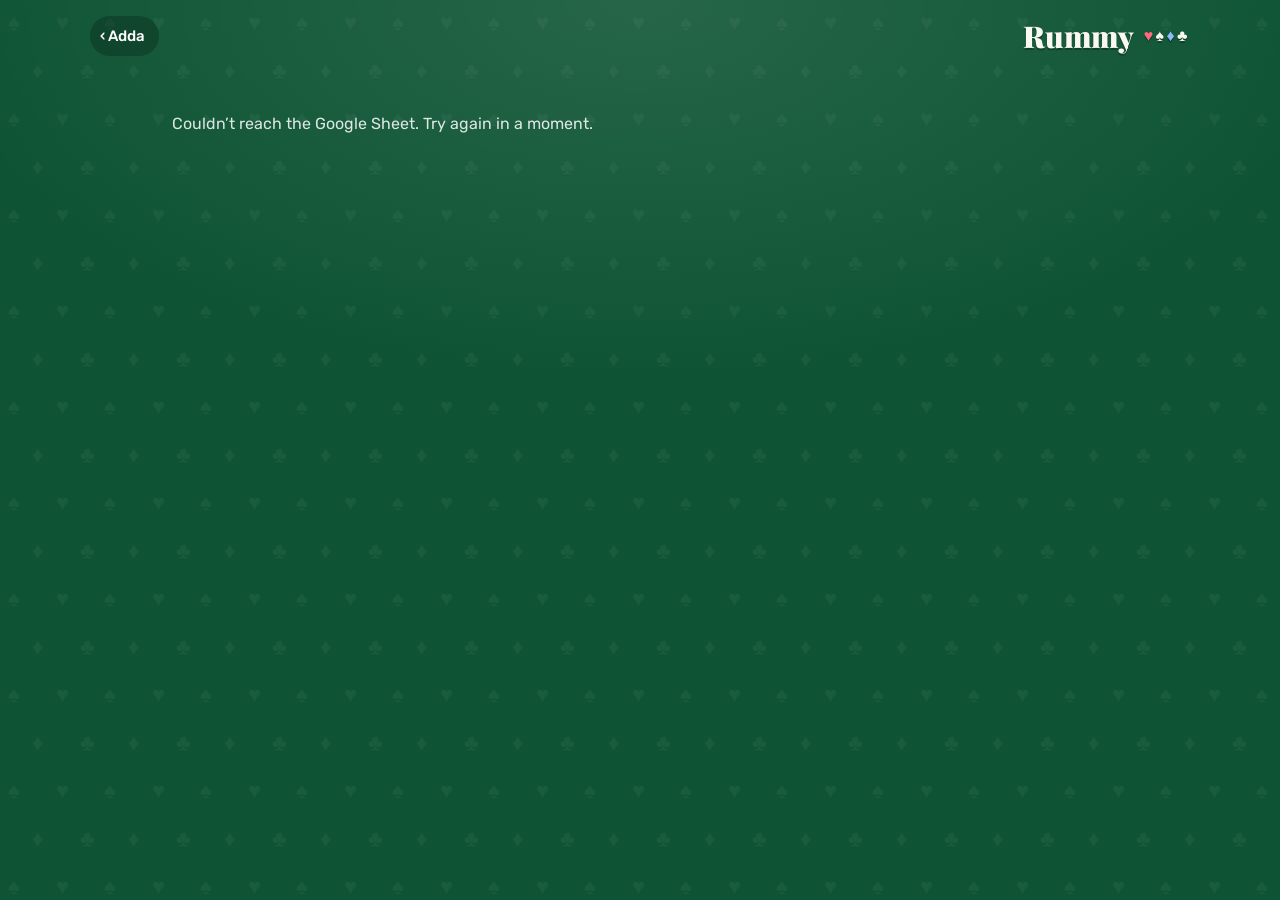
<file: rummy/play.html>
<!DOCTYPE html>
<html lang="en">
<head>
<meta charset="utf-8">
<meta name="viewport" content="width=device-width, initial-scale=1, viewport-fit=cover">
<title>Rummy table · Adda</title>
<link rel="icon" href="data:image/svg+xml,%3Csvg xmlns='http://www.w3.org/2000/svg' viewBox='0 0 100 100'%3E%3Ctext y='.9em' font-size='90'%3E%E2%99%A0%3C/text%3E%3C/svg%3E">
<link rel="preconnect" href="https://fonts.googleapis.com">
<link rel="stylesheet" href="https://fonts.googleapis.com/css2?family=Playfair+Display:wght@700;900&family=Rubik:wght@400;500;700&display=swap">
<script>document.write('<script src="../config.js?v='+Date.now()+'"><\/script>')</script>
<script src="rummy.js"></script>
<style>
/* VOICE: a cosy card table for 2 or 3, playful but clear about whose turn it is
   IDEA: the green felt of the scoreboard, now with a real deck, discard pile and your hand
   PICTURE: your fanned hand along the bottom, the opponent's card backs at the top, deck and pile in the middle
   COLOUR and TYPE: felt green, ivory cards, heart red, spade black, brass accents; Playfair indices, Rubik words
   LAYOUT: one screen, phone first: opponent, table centre, prompt, your hand, actions */
:root{--felt:#0f5a38;--felt2:#0b4a2e;--ivory:#fbf8f0;--brass:#d9b25a;--red:#cf1f33;--ink:#1b1b1d;--mut:rgb(255 255 255/.75)}
*{box-sizing:border-box;min-width:0}[hidden]{display:none!important}
html,body{margin:0;height:100%}
body{font:16px/1.45 Rubik,system-ui,sans-serif;color:#fff;overflow-x:clip;background:radial-gradient(ellipse 80% 60% at 50% 40%,rgb(255 255 255/.09),transparent 70%),url("data:image/svg+xml,%3Csvg xmlns='http://www.w3.org/2000/svg' width='96' height='96'%3E%3Cg fill='%23ffffff' fill-opacity='.04' font-size='22' font-family='serif'%3E%3Ctext x='8' y='30'%3E%E2%99%A0%3C/text%3E%3Ctext x='56' y='30'%3E%E2%99%A5%3C/text%3E%3Ctext x='32' y='78'%3E%E2%99%A6%3C/text%3E%3Ctext x='80' y='78'%3E%E2%99%A3%3C/text%3E%3C/g%3E%3C/svg%3E"),var(--felt)}
button{font:inherit;color:inherit;cursor:pointer}
:focus-visible{outline:3px solid var(--brass);outline-offset:2px}
.app{max-width:900px;margin:0 auto;min-height:100%;display:flex;flex-direction:column;padding:max(12px,env(safe-area-inset-top)) 14px max(16px,env(safe-area-inset-bottom))}
.top{display:flex;align-items:center;justify-content:space-between;gap:10px;flex-wrap:wrap}
.top a{color:#fff;text-decoration:none;font-weight:500;padding:10px 4px;min-height:44px;display:inline-flex;align-items:center}
.top h1{margin:0;font:900 28px/1 'Playfair Display',Georgia,serif}
.seat{background:rgb(0 0 0/.22);border:1px solid rgb(255 255 255/.25);border-radius:999px;padding:0 14px;min-height:40px;font-size:14px}
.opp{display:flex;align-items:center;justify-content:space-between;gap:12px;margin-top:14px}
.who{font:700 20px/1.1 Rubik,sans-serif;display:flex;align-items:center;gap:8px}
.who i{font:700 20px Georgia,serif;font-style:normal}
.pill{font-size:13px;font-weight:700;border-radius:999px;padding:4px 12px;background:rgb(0 0 0/.25)}
.pill.go{background:var(--brass);color:#2b1d05}
.backs{display:flex;justify-content:center;margin:10px 0 0;min-height:64px}
.backs{padding-bottom:14px;cursor:pointer}.backs .card{margin-left:var(--ov,-30px);transform-origin:50% -110%;transform:rotate(var(--rot,0deg))}.backs .card:first-child{margin-left:0}
.centre{flex:1;display:flex;justify-content:center;align-items:center;gap:clamp(24px,10vw,70px);margin:2px 0 0}
.pile{display:grid;justify-items:center;gap:6px;background:none;border:0;padding:6px;border-radius:14px;color:#fff}
.pile small{font-size:13px;color:var(--mut)}
.pile.can .card{box-shadow:0 0 0 3px var(--brass),0 0 26px rgb(217 178 90/.7),0 8px 18px rgb(0 0 0/.35);animation:breathe 1.6s ease-in-out infinite}
@keyframes breathe{50%{transform:translateY(-4px)}}
.pile[aria-disabled=true]{cursor:not-allowed}
.nopeb{position:fixed;transform:translate(-50%,-100%);background:var(--ivory);color:#14231b;border-radius:14px;padding:8px 14px;font:700 15px/1.25 Rubik,sans-serif;box-shadow:0 10px 24px rgb(0 0 0/.35);z-index:12;white-space:nowrap;pointer-events:none;display:flex;gap:6px;align-items:center}
.nopeb::after{content:'';position:absolute;left:50%;bottom:-7px;margin-left:-7px;border:7px solid transparent;border-bottom:0;border-top-color:var(--ivory)}
.nb-x{color:#cf1f33;font-weight:800}
.prompt{text-align:center;font:500 17px/1.35 Rubik,sans-serif;min-height:48px;margin:6px 0 4px;text-wrap:balance}
.prompt b{color:var(--brass);font:900 22px/1.2 'Playfair Display',Georgia,serif}.prompt .tw{font:700 18px Georgia,serif;margin-right:6px;opacity:.85}
.prompt.mine-turn b{animation:yt 1.8s ease-in-out infinite;display:inline-block}@keyframes yt{50%{transform:scale(1.08)}}
/* cards */
.card{--w:var(--cw,64px);position:relative;display:inline-block;vertical-align:top;width:var(--w);height:calc(var(--w)*1.42);border-radius:calc(var(--w)*.11);background:var(--ivory);color:var(--ink);box-shadow:0 6px 14px rgb(0 0 0/.35),inset 0 0 0 1px rgb(0 0 0/.08);flex:none;user-select:none;-webkit-user-select:none}
.card.r{color:var(--red)}
.card .ix{position:absolute;top:calc(var(--w)*.07);left:calc(var(--w)*.09);display:flex;flex-direction:column;align-items:center;font:900 calc(var(--w)*.3)/1 'Playfair Display',Georgia,serif}
.card .ix i{font:700 calc(var(--w)*.24)/1 Georgia,serif;font-style:normal}
.card .ix.b{top:auto;left:auto;bottom:calc(var(--w)*.07);right:calc(var(--w)*.09);transform:rotate(180deg)}
.card .pip{position:absolute;inset:0;display:grid;place-items:center;font:700 calc(var(--w)*.5)/1 Georgia,serif}
.card.back{--bk:#a8142a;--bk2:#d0283f;--ln:rgb(255 226 160/.42);background:repeating-linear-gradient(45deg,var(--ln) 0 1px,transparent 1px calc(var(--w)*.11)),repeating-linear-gradient(-45deg,var(--ln) 0 1px,transparent 1px calc(var(--w)*.11)),radial-gradient(ellipse at 50% 40%,var(--bk2),var(--bk) 75%);box-shadow:0 6px 14px rgb(0 0 0/.35),inset 0 0 0 calc(var(--w)*.06) var(--ivory),inset 0 0 0 calc(var(--w)*.085) var(--bk),inset 0 0 0 calc(var(--w)*.1) #e8c26a}
.card.back.k{--bk:#161a26;--bk2:#2c3348;--ln:rgb(232 194 106/.45)}
.card.back::after{content:var(--s,'♥');position:absolute;left:50%;top:50%;width:calc(var(--w)*.5);height:calc(var(--w)*.5);transform:translate(-50%,-50%);border-radius:50%;display:grid;place-items:center;background:radial-gradient(circle,var(--bk2),var(--bk));box-shadow:0 0 0 calc(var(--w)*.025) #e8c26a,0 0 0 calc(var(--w)*.05) var(--bk),0 0 0 calc(var(--w)*.065) rgb(232 194 106/.6);color:#ffe7a8;font:700 calc(var(--w)*.28)/1 Georgia,serif}
.card.back::before{content:'';position:absolute;inset:calc(var(--w)*.16);border-radius:calc(var(--w)*.05);border:1px solid rgb(232 194 106/.55)}
.card.empty{background:rgb(0 0 0/.2);box-shadow:inset 0 0 0 2px rgb(255 255 255/.25)}
/* my hand */
.mine{padding-top:6px;padding-bottom:14px}
.mehead{display:flex;align-items:center;justify-content:space-between;gap:10px;flex-wrap:wrap}
.hint{font-size:12px;color:var(--mut);text-align:center;margin-top:2px}
.mehead .arr{margin-left:auto}
.arr{display:flex;background:rgb(0 0 0/.22);border-radius:999px;padding:3px}
.arr button{border:0;background:none;border-radius:999px;padding:0 12px;min-height:34px;font-size:13px}
.arr button[aria-pressed=true]{background:var(--ivory);color:#14231b}
.hand{display:flex;justify-content:center;align-items:flex-end;padding:36px 0 40px;min-height:170px}
.hand .card{transition:transform .2s cubic-bezier(.3,1.5,.5,1),margin .2s;cursor:pointer;border:0;padding:0}
.hand{touch-action:none}
.hand .card{transform-origin:50% 165%;transform:rotate(var(--rot,0deg)) translateY(var(--lift,0px))}
.hand .card:hover{--lift:-10px}
.hand.is-dragging .card{transition:transform .18s ease;animation:none!important}
.hand .card.dragging{transition:none!important;z-index:5;box-shadow:0 0 0 3px var(--brass),0 18px 30px rgb(0 0 0/.45);cursor:grabbing}
.hand .card{cursor:grab}
.hand .card.sel{--lift:-26px;box-shadow:0 0 0 3px var(--brass),0 12px 20px rgb(0 0 0/.4)}
.hand .card.meld::before{content:'';position:absolute;left:12%;right:12%;bottom:-9px;height:4px;border-radius:2px;background:var(--mc,var(--brass))}
.hand .card.new{animation:newcard .6s cubic-bezier(.3,1.5,.5,1) backwards}
@keyframes newcard{0%{transform:rotate(var(--rot,0deg)) translateY(-70px) scale(.8);opacity:0}100%{transform:rotate(var(--rot,0deg));opacity:1}}
.hand .card.deal{animation:dealin .45s cubic-bezier(.3,1.4,.5,1) backwards}
@keyframes dealin{0%{transform:translateY(-220px) rotate(-30deg) scale(.6);opacity:0}100%{transform:rotate(var(--rot,0deg));opacity:1}}
.info{text-align:center;font-size:14px;color:var(--mut);min-height:22px}
.info b{color:#fff}
.acts{display:grid;grid-template-columns:minmax(0,1fr) minmax(0,1fr);gap:10px;margin-top:10px}
.btn{min-height:52px;border-radius:14px;border:0;font:700 18px/1 'Playfair Display',Georgia,serif;background:var(--ivory);color:#14231b;box-shadow:0 4px 0 rgb(0 0 0/.25)}
.btn:disabled{opacity:.4;cursor:default}
.btn.rummy{background:var(--brass);color:#2b1d05}
.btn.rummy:not(:disabled){animation:glow 1.4s ease-in-out infinite}
@keyframes glow{50%{box-shadow:0 0 0 4px rgb(255 226 122/.5),0 0 30px rgb(255 210 60/.8)}}
.btn:not(:disabled):active{transform:translateY(3px);box-shadow:0 1px 0 rgb(0 0 0/.25)}
.start{margin:auto;text-align:center;display:grid;gap:14px;justify-items:center;padding:30px 0}
.start.loading h2.swap{animation:swapin .4s cubic-bezier(.3,1.4,.5,1)}@keyframes swapin{from{transform:translateY(8px);opacity:0}}
.start.loading::before{content:'♠ ♥ ♦ ♣';font:700 26px Georgia,serif;letter-spacing:.3em;color:var(--brass);animation:suits 1.2s ease-in-out infinite}@keyframes suits{50%{opacity:.35;transform:scale(.92)}}
.start h2{margin:0;font:900 clamp(30px,6vw,44px)/1.05 'Playfair Display',Georgia,serif}
.start p{margin:0;color:var(--mut);max-width:34em}
.seats{display:flex;gap:14px;flex-wrap:wrap;justify-content:center}
.seatbtn{width:150px;min-height:120px;border-radius:16px;border:0;background:var(--ivory);color:var(--red);display:grid;place-items:center;gap:4px;padding:16px;font:900 24px 'Playfair Display',Georgia,serif;box-shadow:0 8px 20px rgb(0 0 0/.3)}
.seatbtn i{font:700 40px/1 Georgia,serif;font-style:normal}
.seatbtn.k{color:var(--ink)}.seatbtn.d{color:#1f5fbf}
.opps{display:grid;grid-template-columns:repeat(var(--o,1),minmax(0,1fr));gap:10px;margin-top:14px}
.opps .opp{margin-top:0;display:block;position:relative}.opps .who{justify-content:flex-start}
.opps.o2 .who{justify-content:center;font-size:16px}
.opp .who.on{color:var(--brass)}
.opp .bubble.them{top:30px}.opps.o2 .opp:last-child .bubble.them{left:auto;right:0}.opps.o2 .opp:last-child .bubble.them::before{left:auto;right:18px}
.opps.o2 .bubble{max-width:min(240px,92%)}
.res .ix{font-size:16px}
.big{min-width:220px;padding:0 26px}
/* modal + toast */
.modal{position:fixed;inset:0;background:rgb(6 20 13/.7);display:grid;place-items:center;padding:16px;z-index:9}
.box{background:var(--ivory);color:#14231b;border-radius:18px;padding:24px;width:min(560px,100%);max-height:92vh;overflow:auto;box-shadow:0 24px 60px rgb(0 0 0/.5);animation:pop .35s cubic-bezier(.3,1.4,.5,1)}
@keyframes pop{from{transform:scale(.9) rotate(-2deg);opacity:0}}
.box h3{margin:0 0 6px;font:900 28px/1.1 'Playfair Display',Georgia,serif}
.box p{margin:0 0 14px;color:#4b5563}
.box input{width:100%;min-height:48px;border-radius:12px;border:2px solid #ddd;padding:0 12px;font-size:16px;margin-bottom:14px}
.row{display:flex;gap:10px;justify-content:flex-end;flex-wrap:wrap}
.row .btn{min-width:120px;padding:0 18px;font-size:16px;background:#fff;border:1px solid #ddd}
.row .btn.prim{background:var(--felt);color:#fff;border-color:var(--felt)}
.res{display:grid;gap:10px;margin:8px 0 12px}
@media(max-height:760px){.box{padding:18px}.box h3{font-size:24px}.lay{gap:6px}.grp .card{margin-left:-10px}}
.res h4{margin:0 0 6px;font:700 17px Rubik,sans-serif;display:flex;justify-content:space-between}
.res h4 b{font:900 22px 'Playfair Display',Georgia,serif}
.lay{display:flex;flex-wrap:wrap;gap:10px}
.grp{display:flex;padding:6px;border-radius:10px;background:#efe9da}.grp .card{--cw:40px;margin-left:-14px}.grp .card:first-child{margin-left:0}
.grp.dead{background:#fde8ea}
.grp small{display:block}
.addsb{width:100%;margin:0 0 12px;background:var(--brass);color:#2b1d05}
.addsb:disabled{opacity:.75}
.tally{font-size:14px;color:#4b5563;text-align:center;margin-bottom:12px}
.toast{position:fixed;left:50%;bottom:max(20px,env(safe-area-inset-bottom));transform:translate(-50%,160%);background:var(--ivory);color:#14231b;border-radius:14px;padding:10px 16px;box-shadow:0 12px 28px rgb(0 0 0/.35);transition:transform .25s;z-index:10;max-width:calc(100vw - 28px);text-align:center}
.toast.on{transform:translate(-50%,0)}
.bit{position:fixed;font:700 22px/1 Georgia,serif;pointer-events:none;z-index:11}
.foot{text-align:center;font-size:13px;color:var(--mut);margin-top:12px}
.foot button{background:none;border:0;color:#fff;text-decoration:underline;font-size:13px;padding:6px}

/* messages */
.say{display:inline-flex;align-items:center;gap:6px;border:0;border-radius:999px;background:var(--ivory);color:#14231b;min-height:36px;padding:0 12px 0 10px;font:700 13px Rubik,sans-serif;box-shadow:0 3px 0 rgb(0 0 0/.25);transition:transform .2s cubic-bezier(.3,1.6,.5,1)}
.say:hover{transform:rotate(-4deg) scale(1.05)}
.bubble{position:relative;max-width:min(320px,80%);background:var(--ivory);color:#14231b;border-radius:16px;padding:10px 14px;font:500 15px/1.35 Rubik,sans-serif;box-shadow:0 10px 24px rgb(0 0 0/.3);z-index:3}
.opp{position:relative}.bubble.them{position:absolute;left:0;top:calc(100% + 8px);z-index:4}.bubble.them::before{content:'';position:absolute;top:-8px;left:18px;border:8px solid transparent;border-top:0;border-bottom-color:var(--ivory)}
.mine{position:relative}.bubble.me{position:absolute;right:0;bottom:calc(100% - 2px)}.bubble.me::after{content:'';position:absolute;bottom:-8px;right:22px;border:8px solid transparent;border-bottom:0;border-top-color:var(--ivory)}
.bubble.pop{animation:bpop .45s cubic-bezier(.3,1.6,.5,1)}
@keyframes bpop{0%{transform:scale(.6);opacity:0}100%{transform:none;opacity:1}}
.sheet{align-items:end;padding:10px}.sheet .box{border-radius:20px 20px 14px 14px;max-height:calc(100dvh - 20px);display:flex;flex-direction:column;padding:18px;overflow:hidden}.sheet .box h3{font-size:22px}
.lines{display:flex;flex-wrap:wrap;gap:6px;margin:8px 0 12px;overflow-y:auto;min-height:0;flex:1 1 auto;padding:2px}
.line{border:1px solid #e3dccb;background:#fff;border-radius:999px;padding:7px 12px;font:500 14px/1.3 Rubik,sans-serif;color:#14231b;text-align:left;transition:transform .15s}
.line:hover{transform:translateY(-2px);border-color:var(--brass)}
.own{display:flex;gap:8px;margin-bottom:12px}.own input{margin:0;flex:1}.own .btn{min-width:90px;font-size:16px;background:var(--felt);color:#fff}
.mehead .who{margin-right:4px}
@media(max-height:900px),(max-width:600px){
  .opps{margin-top:6px}
  .app{min-height:100dvh;padding-top:max(8px,env(safe-area-inset-top));padding-bottom:max(10px,env(safe-area-inset-bottom))}
  .top{flex-wrap:nowrap}.top a{min-height:36px;padding:4px 2px;font-size:15px}.seat{min-height:32px;font-size:13px;padding:0 10px}
  .opp{margin-top:6px}.backs{margin-top:6px;min-height:0;padding-bottom:6px}
  .centre{margin:10px 0 4px}.pile{padding:2px}.pile small{font-size:12px}
  .prompt{font-size:15px;min-height:0;margin:4px 0 0}
  .mine{padding-top:2px;padding-bottom:10px}.hand{padding:26px 0 34px;min-height:0}
  .info{font-size:13px;min-height:18px}.acts{margin-top:6px}.btn{min-height:46px;font-size:17px}.foot{margin-top:4px}
  .say{min-height:32px}.arr button{min-height:30px}
}
@media(max-height:620px){.centre{margin:4px 0 0}.prompt{margin:2px 0 6px!important}.hand{padding:18px 0 24px}.btn{min-height:42px;font-size:16px}.hint{display:none}.prompt{font-size:14px}.opp{margin-top:2px}.mehead .who{font-size:15px}}
@media(max-width:600px){.top h1{font-size:20px}.who{font-size:17px}}
@media(prefers-reduced-motion:reduce){*{animation:none!important;transition:none!important}}
</style>
</head>
<body>
<div class="app" id="app">
  <div class="top">
    <a href="./" id="back">← Scores</a>
    <h1>Rummy table</h1>
    <button class="seat" id="seat" hidden></button>
  </div>

  <!-- choose seat -->
  <section class="start" id="pick" hidden>
    <h2>Who's playing on this phone?</h2>
    <p>Each of you opens this page on your own phone. Your cards stay on your screen.</p>
    <div class="seats" id="seats"></div>
  </section>

  <!-- no game yet -->
  <section class="start" id="lobby" hidden>
    <h2>Shuffle up and deal</h2>
    <p>10 cards each. Call Rummy with a run of 4 and two runs or sets of 3.</p>
    <button class="btn big" id="deal">Deal a new game</button>
    <p id="lobbynote"></p>
  </section>

  <!-- table -->
  <section id="table" hidden style="display:flex;flex-direction:column;flex:1">
    <div class="opps" id="opps"></div>
    <div class="prompt" id="prompt" aria-live="polite"></div>
    <div class="centre">
      <button class="pile" id="deck" aria-label="Draw from the deck"><span id="deckcard"></span><small id="deckn"></small></button>
      <button class="pile" id="disc" aria-label="Take the top card of the discard pile"><span id="disccard"></span><small>Discard pile</small></button>
    </div>
    <div class="mine">
      <div class="bubble me" id="mesay" hidden></div>
      <div class="mehead"><div class="who" id="myname" hidden></div><button class="say" id="say" aria-label="Send a message"><svg viewBox="0 0 24 24" width="20" height="20" aria-hidden="true"><path d="M4 5h16a1 1 0 0 1 1 1v10a1 1 0 0 1-1 1h-7l-5 4v-4H4a1 1 0 0 1-1-1V6a1 1 0 0 1 1-1z" fill="currentColor"/></svg><span>Tease</span></button><div class="arr" role="group" aria-label="Sort my hand"><button data-a="melds">Melds</button><button data-a="suit">Suit</button><button data-a="rank">Rank</button></div></div>
      <div class="hand" id="hand"></div>
      <div class="info" id="info"></div>
      <div class="acts"><button class="btn rummy" id="rummy" disabled>Call Rummy!</button><button class="btn" id="discard" disabled>Discard</button></div>
      <div class="foot"><span id="sync"></span> · <button id="newgame">New game</button></div>
    </div>
  </section>
</div>

<div class="modal" id="kdlg" hidden role="dialog" aria-modal="true" aria-labelledby="kt"><form class="box" id="kform"><h3 id="kt">Passcode</h3><p id="kmsg">Enter this dashboard’s passcode once on this phone to play.</p><input id="kin" type="password" autocomplete="current-password" aria-label="Passcode"><div class="row"><button class="btn prim">Save passcode</button></div></form></div>
<div class="modal" id="rdlg" hidden role="dialog" aria-modal="true" aria-labelledby="rt"><div class="box"><h3 id="rt"></h3><p id="rp"></p><div class="res" id="rres"></div><div class="tally" id="rtally"></div><button class="btn addsb" id="radd">Add to scoreboard</button><div class="row"><button class="btn" id="rclose">Look at the table</button><button class="btn prim" id="ragain">Deal next game</button></div></div></div>
<div class="modal" id="ndlg" hidden role="dialog" aria-modal="true" aria-labelledby="nt"><div class="box"><h3 id="nt">Start a new game?</h3><p>The game in progress will be thrown away for everyone.</p><div class="row"><button class="btn" id="nno">Keep playing</button><button class="btn prim" id="nyes">Deal new game</button></div></div></div>
<div class="modal sheet" id="sdlg" hidden role="dialog" aria-modal="true" aria-labelledby="st"><div class="box"><h3 id="st">Say something cute</h3><div class="lines" id="lines"></div><form class="own" id="sform"><input id="sin" maxlength="80" placeholder="Or write your own…" aria-label="Your message" autocomplete="off"><button class="btn prim">Send</button></form><div class="row"><button class="btn" id="sno">Close</button></div></div></div>
<div class="toast" id="toast" role="status"></div>

<script>
{
const $=s=>document.querySelector(s);
const R=window.Rummy,CFG=window.SCORE_CONFIG||{},API=(CFG.apiUrl||'').trim();
const ls={get(k,d){try{const v=localStorage.getItem(k);return v==null?d:JSON.parse(v)}catch(e){return d}},set(k,v){try{localStorage.setItem(k,JSON.stringify(v))}catch(e){}}};
const BID=new URLSearchParams(location.search).get('b')||'';
if(!BID)location.replace('./');
const LEG=BID==='leah-manas';
const SEATK='rm-me-'+BID,KEYK='st-key-'+BID;
let board=ls.get('adda-board-'+BID,null)||(LEG?{id:BID,name:'Leah vs Manas',players:CFG.names||['Leah','Manas']}:null);
let names=board?board.players:[],me=ls.get(SEATK,LEG?ls.get('rm-me',null):null),G=null,ver=0,busy=false,sel=null,arrange=ls.get('rm-arr','melds'),dealt=false,newCard=null,resultShown=null,newAt=0,dealAt=0;
// set innerHTML only when it changed, so a redraw with the same table doesn't restart animations
const setH=(el,h)=>{if(el&&el.__h!==h){el.innerHTML=h;el.__h=h}};
if(me!=null&&names.length&&me>=names.length)me=null;
let drag=null,justDragged=false,noFallback=false;
const SUITCH=['♥','♠','♦'],FELT=['#ff6b7a','#fff','#8fb8ff'],lbl=R.label,isRed=c=>/[HD]$/.test(c);
const NP=()=>(G&&G.hands?G.hands.length:names.length)||2;
const next=p=>(p+1)%NP();
const others=()=>{const o=[];for(let k=1;k<NP();k++)o.push((me+k)%NP());return o};
$('#back').href='board.html?b='+encodeURIComponent(BID);

// ---- server ----
const myKey=()=>ls.get(KEYK,'')||(noFallback?'':ls.get('st-key',''));
async function post(body,ms=30000){const ac=new AbortController(),t=setTimeout(()=>ac.abort(),ms);try{const r=await fetch(API,{method:'POST',headers:{'Content-Type':'text/plain;charset=utf-8'},body:JSON.stringify({...body,board:BID,key:myKey()}),signal:ac.signal});return await r.json()}finally{clearTimeout(t)}}
function badKey(){if(ls.get(KEYK,''))ls.set(KEYK,'');else noFallback=true;needKey()}
let loading=false,loaded=false;
function needKey(){if(!myKey()){$('#kmsg').textContent=`Enter the passcode for ${board?board.name:'this dashboard'} once on this phone to play.`;$('#kdlg').hidden=false;setTimeout(()=>$('#kin').focus(),30);return true}return false}
$('#kform').addEventListener('submit',e=>{e.preventDefault();const k=$('#kin').value.trim();if(!k)return;ls.set(KEYK,k);$('#kin').value='';$('#kdlg').hidden=true;load()});
async function loadBoard(){if(!API)return;
  try{const r=await fetch(API+(API.includes('?')?'&':'?')+'board='+encodeURIComponent(BID)+'&t='+Date.now()),j=await r.json();
    if(j.ok&&j.board){board=j.board;names=board.players;ls.set('adda-board-'+BID,board);ls.set('st-cache'+(LEG?'':'-'+BID),j.entries);if(me!=null&&me>=names.length)me=null;render()}
    else if(j.error==='no_board'){$('#pick').hidden=false;$('#pick').innerHTML='<h2>This table isn’t set up</h2><p>We couldn’t find this dashboard.</p><a class="btn big" style="display:inline-grid;place-items:center;text-decoration:none" href="./">See all Rummy dashboards</a>';['#lobby','#table'].forEach(s=>$(s).hidden=true)}}
  catch(e){}}
async function load(){
  if(!API){$('#sync').textContent='Not connected to the Google Sheet';render();return}
  if(me==null||needKey()||busy||loading)return;loading=true;
  try{const j=await post({action:'game_get'});if(busy)return;
    if(!j.ok){if(j.error==='bad_key'){badKey();toast('That passcode didn’t work')}return}
    const first=!loaded;loaded=true;
    if(first||j.ver!==ver){const prev=G;G=j.game&&Array.isArray(j.game.hands)?j.game:null;ver=j.ver;announce(prev,G);render()}
    $('#sync').textContent='Connected';
  }catch(e){$('#sync').textContent='Slow connection, still trying…';if(!loaded)render()}
  finally{loading=false}}
async function save(nextG,quiet,retried){
  if(needKey())return false;busy=true;const prev=G;G=nextG;render();
  try{const j=await post({action:'game_put',game:nextG,ver});busy=false;
    if(j.ok){ver=j.ver;G=j.game;announce(prev,G);render();return true}
    if(j.error==='conflict'){const strip=x=>JSON.stringify({...(x||{}),chat:null});
      if(j.game&&prev&&strip(j.game)===strip(prev)&&!retried){ver=j.ver;G=prev;return save({...nextG,chat:j.game.chat},quiet,true)}
      G=j.game;ver=j.ver;render();if(!quiet)toast('Someone else moved first, here’s the latest table');return false}
    if(j.error==='bad_key')badKey();
    G=prev;render();toast('Couldn’t save that move');return false
  }catch(e){busy=false;G=prev;render();toast('No connection, try that move again');return false}}

// ---- game actions ----
function deal(){
  const n=names.length,starter=G&&G.starter!=null&&G.hands&&G.hands.length===n?(G.starter+1)%n:0;
  const deck=R.shuffle(R.newDeck()),hands=names.map(()=>deck.splice(-10)),discard=[deck.pop()];
  const tally=G&&G.tally&&G.tally.length===n?G.tally:names.map(()=>0);
  dealt=true;dealAt=Date.now();sel=null;
  save({id:Date.now().toString(36),status:'playing',deck,discard,hands,turn:starter,phase:'draw',starter,last:{p:null,act:'deal'},tally,names,moves:0})}
const clone=o=>JSON.parse(JSON.stringify(o));
function myTurn(){return G&&G.status==='playing'&&G.turn===me}
// cheeky "not so fast" when you tap the piles out of turn
const NOPE_LINES={"turn": ["Patience, card shark", "Nice try. It’s {o}’s turn", "Hands off, it’s {o}’s turn", "Eyes on your own cards!", "Wait your turn, sneaky", "No cheating at this table", "{o} is thinking… shh", "Nope. {o} goes first", "Sit on your hands for a sec", "Easy, speedy. Not yet", "The deck can wait. So can you", "Not your move, champ", "Ooh, so eager. Hold that thought", "Your turn is coming, promise", "Paws off the deck", "Slow down, it’s not a race", "Nice reflexes. Wrong turn", "Tick tock… still {o}’s turn", "Plotting already? Wait a moment", "Rules are rules, sneaky one", "I saw that", "Let {o} finish, will you?", "Waiting builds character", "The cards are not impressed"], "greedy": ["One card per turn, greedy", "Whoa there, one’s enough", "Easy, card hoarder", "Throw one away first", "That’s not how Rummy works", "Nice try. Discard first", "Your hand is already full", "Greedy much?", "One at a time, hungry hippo", "The deck said no", "Discard first, then we talk", "Eleven is plenty, trust me", "Save some cards for {o}", "Two cards? Bold strategy. Denied", "Put one back… I mean, throw one away", "Nope. Choose a card to toss", "Card collector spotted", "Ambitious. Also not allowed"], "peek": ["No peeking!", "Eyes on your own hand!", "Those are {o}’s secrets", "Nice try, spy", "Peeking is cheating, sneaky", "{o}’s cards are shy", "Look away, card detective", "Nothing to see here", "Hey! Private hand", "These cards don’t share", "Spying on {o}? Rude", "Close your eyes and count to ten", "No x-ray vision allowed", "Mind your own melds", "{o} caught you looking", "Curiosity killed the card shark", "Stop squinting at {o}’s cards", "Those are face down for a reason", "Tempting, isn’t it? Still no", "Psychic powers not permitted"]};
let nopeAt=0;
function nope(selr,kind,who){const now=Date.now();if(now-nopeAt<500)return;nopeAt=now;
  const pile=$(selr),card=pile.querySelector('.card'),r=pile.getBoundingClientRect(),opts=NOPE_LINES[kind].map(s=>s.replaceAll('{o}',names[who]||'they')),txt=opts[Math.floor(Math.random()*opts.length)];
  const reduce=matchMedia('(prefers-reduced-motion: reduce)').matches;
  if(!reduce){pile.animate([{transform:'translateX(0)'},{transform:'translateX(-9px) rotate(-4deg)'},{transform:'translateX(8px) rotate(3deg)'},{transform:'translateX(-6px) rotate(-2deg)'},{transform:'translateX(4px)'},{transform:'none'}],{duration:520,easing:'ease-out'});
    if(card&&kind!=='peek')card.animate([{transform:'none'},{transform:'translateY(-16px) rotate(6deg)'},{transform:'translateY(3px)'},{transform:'none'}],{duration:480,easing:'cubic-bezier(.3,1.6,.5,1)'})}
  if(!reduce&&kind==='peek')pile.querySelectorAll('.card').forEach((c,i)=>{const rot=parseFloat(c.style.getPropertyValue('--rot'))||0;
    c.animate([{transform:`rotate(${rot}deg)`},{transform:`rotate(0deg) translateY(-8px)`,offset:.35},{transform:`rotate(0deg) translateY(-8px)`,offset:.6},{transform:`rotate(${rot}deg)`}],{duration:900,delay:i*12,easing:'cubic-bezier(.3,1.4,.5,1)'})});
  try{navigator.vibrate&&navigator.vibrate([30,40,30])}catch(e){}
  document.querySelectorAll('.nopeb').forEach(x=>x.remove());
  const b=document.createElement('div');b.className='nopeb';b.setAttribute('role','status');b.innerHTML=`<b class="nb-x">${kind==='turn'?'Hey!':kind==='peek'?'Oi!':'Psst!'}</b>${esc(txt)}`;
  b.style.left=Math.min(Math.max(r.left+r.width/2,110),innerWidth-110)+'px';b.style.top=Math.max(r.top-8,60)+'px';document.body.appendChild(b);
  if(reduce){setTimeout(()=>b.remove(),1800);return}
  b.animate([{transform:'translate(-50%,-80%) scale(.5) rotate(-6deg)',opacity:0},{transform:'translate(-50%,-100%) scale(1.08) rotate(2deg)',opacity:1,offset:.15},{transform:'translate(-50%,-100%) scale(1) rotate(0)',opacity:1,offset:.25},{transform:'translate(-50%,-100%)',opacity:1,offset:.8},{transform:'translate(-50%,-130%)',opacity:0}],{duration:2000,easing:'ease-out'}).onfinish=()=>b.remove()}
const esc=s=>String(s).replace(/[&<>"]/g,c=>({'&':'&amp;','<':'&lt;','>':'&gt;','"':'&quot;'}[c]));
function drawDeck(){if(!G||G.status!=='playing')return;if(!myTurn())return nope('#deck','turn',G.turn);if(G.phase!=='draw')return nope('#deck','greedy',next(me));const g=clone(G);
  if(!g.deck.length){const top=g.discard.pop();g.deck=R.shuffle(g.discard);g.discard=[top];toast('Deck ran out, the discard pile was shuffled in')}
  const c=g.deck.pop();g.hands[me].push(c);g.phase='discard';g.last={p:me,act:'draw'};g.moves++;newCard=c;newAt=Date.now();sel=null;save(g)}
function takeDisc(){if(!G||G.status!=='playing'||!G.discard.length)return;if(!myTurn())return nope('#disc','turn',G.turn);if(G.phase!=='draw')return nope('#disc','greedy',next(me));const g=clone(G);
  const c=g.discard.pop();g.hands[me].push(c);g.phase='discard';g.last={p:me,act:'take',card:c};g.moves++;newCard=c;newAt=Date.now();sel=null;save(g)}
function discard(){if(!myTurn()||G.phase!=='discard'||!sel)return;const g=clone(G);
  g.hands[me]=g.hands[me].filter(c=>c!==sel);g.discard.push(sel);g.last={...g.last,p:me,act:g.last&&g.last.p===me?g.last.act:'draw',threw:sel};
  g.turn=next(me);g.phase='draw';g.moves++;const s=sel;sel=null;newCard=null;save(g).then(ok=>{if(ok)toast(`You threw away ${lbl(s)}`)})}
function callRummy(){if(!myTurn()||G.phase!=='discard')return;const opts=R.rummyDiscards(G.hands[me]);if(!opts.length)return;
  const out=opts.includes(sel)?sel:opts[0];const g=clone(G);
  g.hands[me]=g.hands[me].filter(c=>c!==out);g.discard.push(out);
  const win=R.canGoOut(g.hands[me]),points=[],melds={},dead={},hasRun={};
  g.hands.forEach((h,p)=>{if(p===me){points[p]=0;melds[p]=win.melds.map(m=>m.cards);dead[p]=[];return}
    const sc=R.scoreHand(h);points[p]=sc.points;melds[p]=sc.melds.map(m=>m.cards);dead[p]=sc.deadwood;hasRun[p]=sc.hasRun});
  g.status='done';g.phase='over';g.last={p:me,act:'rummy',threw:out};
  g.result={winner:me,points,melds,dead,hasRun};
  g.tally=g.tally&&g.tally.length===g.hands.length?g.tally:g.hands.map(()=>0);g.tally[me]++;sel=null;
  save(g).then(ok=>{if(ok)burst(true)})}

// ---- announcements ----
function announce(prev,g){
  checkChat(g);
  if(!g||me==null)return;
  if(g.status==='done'&&resultShown!==g.id){resultShown=g.id;showResult(g);if(g.result.winner===me)burst(true);return}
  if(!prev||prev.id!==g.id){if(g.last&&g.last.act==='deal'){if(Date.now()-dealAt>1500){dealt=true;dealAt=Date.now()}if(prev)toast(g.starter===me?'New game! You go first':`New game! ${names[g.starter]} goes first`)}return}
  const L=g.last;if(L&&L.p!=null&&L.p!==me&&L.threw&&g.phase==='draw'&&prev.moves!==g.moves&&prev.turn!==g.turn){
    toast(`${names[L.p]} ${L.act==='take'?'took '+lbl(L.card)+' from the pile':'drew from the deck'} and threw away ${lbl(L.threw)}`);
    pulse('#disccard')}}
function pulse(s){const e=$(s);if(!e)return;e.animate([{transform:'scale(1)'},{transform:'scale(1.15)'},{transform:'scale(1)'}],{duration:500,easing:'ease-out'})}

// ---- render ----
function cardHTML(c,extra='',w,style='',tag='span'){const rk=R.NAMES[R.rank(c)]||R.rank(c),su=R.SYM[R.suit(c)];
  return`<${tag} ${tag==='button'?`type="button" aria-label="${lbl(c)}"`:''} class="card ${isRed(c)?'r':''} ${extra}" style="${w?`--cw:${w}px;`:''}${style}" data-c="${c}"><span class="ix">${rk}<i>${su}</i></span><span class="pip">${su}</span><span class="ix b">${rk}<i>${su}</i></span></${tag}>`}
const backHTML=(w,rot)=>`<span class="card back k" style="--s:'✦';--rot:${rot}deg;${w?`--cw:${w}px`:''}"></span>`;
function ordKey(){return G?`rm-ord-${G.id}-${me}`:''}
function myOrder(hand){const k=ordKey();let o=ls.get(k,null);
  if(!o){arrange='melds';o=arranged(hand).order}
  const out=o.filter(c=>hand.includes(c)).concat(hand.filter(c=>!o.includes(c)));
  if(JSON.stringify(out)!==JSON.stringify(o))ls.set(k,out);return out}
function arranged(cards){
  const g0={};R.analyse(cards).melds.forEach((m,i)=>m.cards.forEach(c=>{g0[c]=i}));
  if(arrange==='suit'||arrange==='rank')return{order:R.sortCards(cards,arrange),groups:{},groups0:g0};
  const a=R.analyse(cards),order=[],groups={};
  a.melds.forEach((m,i)=>{hiFirst(m.cards).forEach(c=>{order.push(c);groups[c]=i})});
  hiFirst(a.deadwood).forEach(c=>order.push(c));return{order,groups,groups0:g0}}
// highest card on the left, cards of a suit kept together
const SO={S:0,H:1,C:2,D:3},hiFirst=cards=>cards.slice().sort((a,b)=>SO[R.suit(a)]-SO[R.suit(b)]||R.rank(b)-R.rank(a));
const PW=()=>innerHeight<620?44:innerHeight<760||innerWidth<600?68:84;
const LOAD_LINES=[["Shuffling the deck…", "Riffle, bridge, repeat."], ["Dealing you in…", "Face down, no peeking."], ["Finding your seat…", "The chair with the best view of the discard pile."], ["Polishing the felt…", "Only the finest green for this table."], ["Counting to 52…", "Twice, just to be sure."], ["Cutting the deck…", "Somewhere lucky, hopefully."], ["Lining up the runs…", "Four in a row, if the cards allow."], ["Warming up the cards…", "Cold cards make bad hands."], ["Hiding the jokers…", "This table doesn’t use them anyway."], ["Setting out the discard pile…", "Someone’s about to regret a card."], ["Straightening the stack…", "Corners square, edges neat."], ["Checking for card sharks…", "Just friends at this table. Good."]];
let loadI=Math.floor(Math.random()*LOAD_LINES.length),loadT=null;
function loadingLine(){const [a,b]=LOAD_LINES[loadI%LOAD_LINES.length];$('#lobby h2').textContent=a;$('#lobby p').textContent=b;$('#lobby').classList.add('loading');
  if(!loadT)loadT=setInterval(()=>{if(loaded){clearInterval(loadT);loadT=null;$('#lobby').classList.remove('loading');return}loadI++;const h2=$('#lobby h2');h2.classList.remove('swap');void h2.offsetWidth;h2.classList.add('swap');loadingLine()},1800)}
let oppsFor='';
function buildOpps(){const o=others(),sig=me+':'+o.join(',');if(sig===oppsFor)return;oppsFor=sig;
  const el=$('#opps');el.style.setProperty('--o',o.length);el.className='opps o'+o.length;
  el.innerHTML=o.map(p=>`<div class="opp" data-p="${p}"><div class="who" id="on${p}"></div><div class="bubble them" id="say${p}" hidden></div><div class="backs" id="bk${p}" data-p="${p}"></div></div>`).join('')}
function render(){
  if(drag&&drag.on)return;
  const show=id=>['pick','lobby','table'].forEach(x=>$('#'+x).hidden=x!==id);
  if(!board){show('lobby');loadingLine();$('#deal').hidden=true;$('#lobbynote').textContent='';return}
  if(me==null){show('pick');const c=['','k','d'];$('#seats').innerHTML=names.map((nm,i)=>`<button class="seatbtn ${c[i]}" data-me="${i}"><i>${SUITCH[i]}</i><span>${esc(nm)}</span></button>`).join('');return}
  if(API&&!loaded){show('lobby');loadingLine();$('#deal').hidden=true;$('#lobbynote').textContent='';return}
  $('#lobby').classList.remove('loading');
  if(!G){show('lobby');$('#lobby h2').textContent='Shuffle up and deal';$('#lobby p').textContent='10 cards each. Call Rummy with a run of 4 and two runs or sets of 3.';$('#deal').hidden=false;$('#lobbynote').textContent=API?'':'Connect the Google Sheet first (see README).';return}
  show('table');
  if(G.names&&G.names.length)names=G.names;
  buildOpps();
  const hand=G.hands[me]||[],opps=others(),half=opps.length>1;
  opps.forEach(o=>{const opp=G.hands[o]||[],m=opp.length;
    $('#on'+o).innerHTML=`<i style="color:${FELT[o]}">${SUITCH[o]}</i>${esc(names[o])}`;$('#on'+o).classList.toggle('on',G.status==='playing'&&G.turn===o);
    const avail=(Math.min(innerWidth,900)-28)/(half?2:1)-(half?10:32);
    const bw=Math.max(half?20:26,Math.min(innerHeight<620?30:innerHeight<760?36:48,Math.floor(avail/(m*0.55+1))-(half?4:0)));
    const pa=Math.min(4,30/Math.max(m-1,1));
    setH($('#bk'+o),opp.map((_,i)=>backHTML(bw,(-(i-(m-1)/2)*pa).toFixed(2))).join(''));
    $('#bk'+o).style.setProperty('--ov',`${-Math.round(bw*.62)}px`)});
  const canDraw=myTurn()&&G.phase==='draw';
  $('#deck').classList.toggle('can',canDraw);$('#disc').classList.toggle('can',canDraw&&G.discard.length>0);
  $('#deck').setAttribute('aria-disabled',String(!canDraw));$('#disc').setAttribute('aria-disabled',String(!canDraw||!G.discard.length));
  setH($('#deckcard'),G.deck.length?`<span class="card back k deck" style="--s:'✦';--cw:${PW()}px"></span>`:`<span class="card empty" style="--cw:${PW()}px"></span>`);$('#deckn').textContent=`Deck · ${G.deck.length}`;
  const top=G.discard[G.discard.length-1];setH($('#disccard'),top?cardHTML(top,'',PW()):`<span class="card empty" style="--cw:${PW()}px"></span>`);
  $('#disc').setAttribute('aria-label',top?`Take ${lbl(top)} from the discard pile`:'Discard pile is empty');
  // prompt
  let p='';
  if(G.status==='done'){const w=G.result.winner;p=w===me?'You called <b>Rummy!</b>':`<b>${esc(names[w])}</b> called Rummy`}
  else p=G.turn===me?'<b>Your turn</b>':`<span class="tw">${SUITCH[G.turn]}</span><b>${esc(names[G.turn])}'s turn</b>`;
  $('#prompt').className='prompt'+(G.status==='playing'&&G.turn===me?' mine-turn':'');
  $('#prompt').innerHTML=p;
  // hand
  const order=myOrder(hand);const W=Math.min(innerWidth,900)-28-Math.min(48,innerWidth*.08),n=order.length||1;
  const cw=Math.max(48,Math.min(innerHeight<620?60:innerHeight<760?70:88,Math.floor(W/4.8))),per=Math.min(6,52/Math.max(n-1,1)),maxA=per*(n-1)/2*Math.PI/180,rad=cw*1.42*1.15,
    step=n>1?Math.max(14,Math.min(cw*.62,(W-cw*1.45-2*rad*Math.sin(maxA))/(n-1))):0,ml=step-cw;
  // the arrival and dealing animations stay in the markup only while they play, so the redraw after the sheet replies matches
  const now=Date.now(),isNew=c=>c===newCard&&now-newAt<700,dealing=dealt&&now-dealAt<1400;if(!dealing)dealt=false;
  setH($('#hand'),order.map((c,i)=>{const cls=[c===sel?'sel':'',isNew(c)?'new':'',dealing?'deal':''].join(' ');
    return cardHTML(c,cls,cw,`--rot:${((i-(n-1)/2)*per).toFixed(2)}deg;margin-left:${i?ml:0}px;${dealing?`animation-delay:${i*60}ms;`:''}`,'button')}).join(''));
  const a=R.analyse(hand.length===11&&sel?hand.filter(c=>c!==sel):hand);
  $('#info').innerHTML=hand.length?`<b>${a.points}</b> points if caught`:'';
  const canDisc=myTurn()&&G.phase==='discard';
  $('#discard').disabled=!(canDisc&&sel);$('#discard').textContent=sel&&canDisc?`Discard ${lbl(sel)}`:'Discard';
  const ro=canDisc?R.rummyDiscards(hand):[];$('#rummy').disabled=!ro.length;
  $('#rummy').textContent=ro.length?`Call Rummy!${ro.length===1||!ro.includes(sel)?` (throw ${lbl(ro.includes(sel)?sel:ro[0])})`:''}`:'Call Rummy!';
}
function groupsHTML(melds,dead){const s=innerHeight<760?30:40;return melds.map(m=>`<span class="grp">${hiFirst(m).map(c=>cardHTML(c,'',s)).join('')}</span>`).join('')+(dead.length?`<span class="grp dead">${hiFirst(dead).map(c=>cardHTML(c,'',s)).join('')}</span>`:'')}
function showResult(g){const w=g.result.winner,n=g.hands.length,losers=[];for(let k=1;k<n;k++)losers.push((w+k)%n);
  const hr=g.result.hasRun||{},why=p=>(typeof hr==='object'?hr[p]:hr)?'melds don’t count thanks to a run of 4':'no run of 4, so every card counts';
  $('#rt').textContent=w===me?'You called Rummy!':`${names[w]} called Rummy`;
  $('#rp').textContent=losers.map(p=>`${names[p]} counts ${g.result.points[p]} (${why(p)})`).join('. ')+'.';
  $('#rres').innerHTML=[w,...losers].map(p=>`<div><h4>${SUITCH[p]} ${esc(names[p])}<b>${g.result.points[p]}</b></h4><div class="lay">${groupsHTML(g.result.melds[p]||[],g.result.dead[p]||[])}</div></div>`).join('');
  $('#rtally').textContent='Digital games won: '+names.map((nm,i)=>`${nm} ${(g.tally||[])[i]||0}`).join(' · ');
  const ab=$('#radd');ab.disabled=!!g.result.logged;ab.textContent=g.result.logged?'Added to scoreboard ✓':`Add to scoreboard (${losers.map(p=>`${names[p]} ${g.result.points[p]}`).join(', ')})`;
  $('#rdlg').hidden=false}
async function addToScoreboard(){if(!G||G.status!=='done'||G.result.logged||needKey())return;const ab=$('#radd');ab.disabled=true;ab.textContent='Adding…';
  const d=new Date(),day=d.getFullYear()+'-'+String(d.getMonth()+1).padStart(2,'0')+'-'+String(d.getDate()).padStart(2,'0');
  const s=G.hands.map((_,i)=>Number(G.result.points[i])||0);
  const entry={id:'g'+G.id,d:day,g:'Rummy',s,a:s[0],b:s[1],t:Date.now()};
  try{const j=await post({action:'add',entry});if(!j.ok)throw 0;
    for(let k=0;k<3;k++){const g=clone(G);g.result.logged=true;if(await save(g,true))break}
    ab.textContent='Added to scoreboard ✓';toast('Added to your scoreboard');burst(false)}
  catch(e){ab.disabled=false;ab.textContent='Couldn’t add, try again'}}

// ---- fun ----
function burst(big){if(matchMedia('(prefers-reduced-motion: reduce)').matches)return;const cx=innerWidth/2,cy=innerHeight/2;
  for(let i=0;i<(big?48:20);i++){const s=document.createElement('i');s.className='bit';const sy=['♥','♠','♦','♣'][i%4];s.textContent=sy;s.style.color=sy==='♥'?'#ff5a6e':sy==='♦'?'#8fb8ff':(i%3?'#fbf8f0':'#ffd75e');s.style.left=cx+'px';s.style.top=cy+'px';document.body.appendChild(s);
    const a=Math.random()*Math.PI*2,v=120+Math.random()*260;s.animate([{transform:'translate(-50%,-50%) scale(.3)',opacity:1},{transform:`translate(calc(-50% + ${Math.cos(a)*v}px),calc(-50% + ${Math.sin(a)*v+120}px)) rotate(${Math.random()*720}deg) scale(1.2)`,opacity:0}],{duration:1200+Math.random()*700,easing:'cubic-bezier(.2,.7,.3,1)'}).onfinish=()=>s.remove()}}
let tt;function toast(m){const t=$('#toast');t.textContent=m;t.classList.add('on');clearTimeout(tt);tt=setTimeout(()=>t.classList.remove('on'),3800)}

// ---- cute messages ----
const LINES=["Shuffle harder, I dare you ♠", "Is that a run or a cry for help?", "I can smell your leftover cards from here", "Take your time… I’m only aging", "That discard? Bold. Wrong, but bold.", "Rummy is coming. Brace yourself", "You look cute when you’re losing", "Thanks for the card, very generous of you", "Plot twist incoming…", "Are you counting cards or sheep?", "I’d let you win, but where’s the fun in that?", "Good game! Same time tomorrow?", "Rematch? Loser makes the tea", "Your poker face needs work"];
let seenChat=null;
function bubble(el,txt){if(!el)return;el.textContent=txt;el.hidden=false;el.classList.remove('pop');void el.offsetWidth;el.classList.add('pop');clearTimeout(el._t);el._t=setTimeout(()=>{el.hidden=true},6000)}
function checkChat(g){const ch=(g&&g.chat)||[];const last=ch[ch.length-1];
  if(seenChat===null){seenChat=last?last.id:'';return}
  const fresh=[];for(let i=ch.length-1;i>=0&&ch[i].id!==seenChat;i--)fresh.unshift(ch[i]);
  if(!fresh.length)return;seenChat=last.id;
  const latest={};fresh.filter(m=>m.p!==me).forEach(m=>{latest[m.p]=m});
  setTimeout(()=>Object.values(latest).forEach(m=>{const el=$('#say'+m.p);bubble(el,m.m);if(el)sparkle(el)}),0)}
function sparkle(el){if(matchMedia('(prefers-reduced-motion: reduce)').matches)return;const r=el.getBoundingClientRect();
  for(let i=0;i<8;i++){const s=document.createElement('i');s.className='bit';s.textContent='✦';s.style.color=Math.random()<.5?'#ffd75e':'#fbf8f0';s.style.fontSize=(10+Math.random()*10)+'px';s.style.left=(r.left+r.width*Math.random())+'px';s.style.top=(r.top+r.height/2)+'px';document.body.appendChild(s);
    s.animate([{transform:'translate(-50%,-50%) scale(.4)',opacity:1},{transform:`translate(calc(-50% + ${(Math.random()-.5)*60}px),calc(-50% - ${50+Math.random()*50}px)) scale(1.1)`,opacity:0}],{duration:1100+Math.random()*500,easing:'ease-out'}).onfinish=()=>s.remove()}}
async function sendMsg(txt){txt=String(txt||'').trim().slice(0,80);if(!txt||!G)return;$('#sdlg').hidden=true;
  const msg={id:Date.now().toString(36)+Math.random().toString(36).slice(2,5),p:me,m:txt,t:Date.now()};
  bubble($('#mesay'),txt);sparkle($('#mesay'));
  for(let k=0;k<3;k++){const g=clone(G);g.chat=(g.chat||[]).concat(msg).slice(-20);seenChat=msg.id;if(await save(g,true))return;await new Promise(r=>setTimeout(r,400))}
  toast('Couldn’t send that, try again')}
$('#lines').innerHTML=LINES.map(l=>`<button type="button" class="line">${l}</button>`).join('');
$('#lines').addEventListener('click',e=>{const b=e.target.closest('.line');if(b)sendMsg(b.textContent)});
$('#say').onclick=()=>{$('#sdlg').hidden=false};$('#sno').onclick=()=>{$('#sdlg').hidden=true};
$('#sform').addEventListener('submit',e=>{e.preventDefault();sendMsg($('#sin').value);$('#sin').value=''});
$('#sdlg').addEventListener('click',e=>{if(e.target===$('#sdlg'))$('#sdlg').hidden=true});
// ---- events ----
$('#seats').addEventListener('click',e=>{const b=e.target.closest('[data-me]');if(!b)return;me=Number(b.dataset.me);ls.set(SEATK,me);oppsFor='';render();load()});
$('#deal').onclick=deal;
$('#opps').addEventListener('click',e=>{const b=e.target.closest('.backs');if(b&&G&&G.status==='playing')nope('#'+b.id,'peek',Number(b.dataset.p))});
$('#deck').onclick=drawDeck;$('#disc').onclick=takeDisc;
$('#hand').addEventListener('click',e=>{if(justDragged)return;const b=e.target.closest('[data-c]');if(!b)return;const c=b.dataset.c;
  sel=sel===c?null:c;newCard=null;render()});
$('#hand').addEventListener('dblclick',e=>{const b=e.target.closest('[data-c]');if(b&&myTurn()&&G.phase==='discard'){sel=b.dataset.c;discard()}});
$('#discard').onclick=discard;$('#rummy').onclick=callRummy;
document.querySelectorAll('.arr button').forEach(b=>b.onclick=()=>{if(!G)return;arrange=b.dataset.a;ls.set(ordKey(),arranged(G.hands[me]||[]).order);render();
  document.querySelectorAll('#hand .card').forEach((c,i)=>c.animate([{transform:'translateY(-14px)'},{transform:'none'}],{duration:350,delay:i*25,easing:'cubic-bezier(.3,1.5,.5,1)'}))});
// drag to rearrange (touch and mouse)
$('#hand').addEventListener('pointerdown',e=>{const el=e.target.closest('[data-c]');if(!el||e.button>0)return;
  const cards=[...document.querySelectorAll('#hand .card')];
  drag={el,c:el.dataset.c,x0:e.clientX,y0:e.clientY,id:e.pointerId,on:false,cards,from:cards.indexOf(el),to:cards.indexOf(el),
    centers:cards.map(x=>{const r=x.getBoundingClientRect();return r.left+r.width/2}),step:cards.length>1?cards[1].getBoundingClientRect().left-cards[0].getBoundingClientRect().left:0}});
$('#hand').addEventListener('pointermove',e=>{if(!drag||e.pointerId!==drag.id)return;const dx=e.clientX-drag.x0,dy=e.clientY-drag.y0;
  if(!drag.on){if(Math.hypot(dx,dy)<8)return;drag.on=true;try{drag.el.setPointerCapture(e.pointerId)}catch(_){}drag.el.classList.add('dragging');$('#hand').classList.add('is-dragging')}
  e.preventDefault();drag.el.style.transform=`translate(${dx}px,${Math.min(0,dy)-18}px) rotate(${Math.max(-8,Math.min(8,dx/12))}deg)`;
  let to=0;drag.centers.forEach((cx,i)=>{if(i!==drag.from&&e.clientX>cx)to++});drag.to=to;
  drag.cards.forEach((x,i)=>{if(x===drag.el)return;let s=0;if(drag.from<to&&i>drag.from&&i<=to)s=-drag.step;if(drag.from>to&&i>=to&&i<drag.from)s=drag.step;x.style.transform=s?`translateX(${s}px) rotate(var(--rot,0deg))`:''})});
function endDrag(e){if(!drag||(e&&e.pointerId!==drag.id))return;const d=drag;drag=null;$('#hand').classList.remove('is-dragging');
  if(!d.on)return;justDragged=true;setTimeout(()=>justDragged=false,50);
  const o=myOrder(G.hands[me]||[]).filter(c=>c!==d.c);o.splice(d.to,0,d.c);ls.set(ordKey(),o);$('#hand').__h=null;render()}
$('#hand').addEventListener('pointerup',endDrag);$('#hand').addEventListener('pointercancel',endDrag);
$('#radd').onclick=addToScoreboard;$('#rclose').onclick=()=>{$('#rdlg').hidden=true};$('#ragain').onclick=()=>{$('#rdlg').hidden=true;deal()};
$('#newgame').onclick=()=>{if(G&&G.status==='playing')$('#ndlg').hidden=false;else deal()};
$('#nno').onclick=()=>{$('#ndlg').hidden=true};$('#nyes').onclick=()=>{$('#ndlg').hidden=true;deal()};
document.addEventListener('keydown',e=>{if(e.key==='Escape')['#ndlg','#rdlg','#sdlg'].forEach(s=>$(s).hidden=true)});
addEventListener('resize',()=>{if(G)render()});
document.addEventListener('visibilitychange',()=>{if(!document.hidden)load()});
setInterval(()=>{if(!document.hidden&&me!=null&&!busy&&!loading)load()},3000);
render();loadBoard();if(me!=null)load();
}
</script>
</body>
</html>
</file>
<file: chess/minimal.css>
/* Chess theme: "Minimal". Off-white paper, black type, a quiet stone-grey board, flat piece silhouettes.
   No decoration, no outlines-and-shadows; hairline borders, generous space, short subtle motion.
   Loaded after each chess page's own styles so it wins. */
:root{color-scheme:light;
  --bg:#f7f6f3;--dot:transparent;--ink:#1f1f22;--mut:#8a8a8f;--line:#e4e2dd;--sh:transparent;
  --pink:#f0efeb;--sky:#f0efeb;--mint:#1f1f22;--lemon:#1f1f22;--orange:#1f1f22;--grape:#1f1f22;
  --card:#ffffff;--soft:#f0efeb;--light:#efece6;--dark:#c9c4ba;--accent:#d9534f}
html{background:#f7f6f3}
body{min-height:100vh;color:var(--ink);font-family:Inter,system-ui,sans-serif;font-weight:500;background:#f7f6f3!important}
.card,.st,.box,.g,.toast,.offer{background:#fff!important;border:1px solid var(--line)!important;border-radius:12px!important;box-shadow:none!important}
.box{box-shadow:0 20px 50px rgb(0 0 0/.08)!important}
.pill,.btn,.tabs button,.under a,.under button,.top a,.res,.seat{border:1px solid var(--line)!important;border-radius:8px!important;background:#fff!important;color:var(--ink)!important;box-shadow:none!important;font-family:Inter,sans-serif!important;font-weight:500!important;transition:border-color .15s,background .15s}
.pill:hover,.btn:hover,.tabs button:hover,.under a:hover,.under button:hover,.res:hover,.seat:hover{border-color:var(--ink)!important;transform:none!important}
.btn.c,.pill.c,.under .c,.tabs button[aria-pressed=true],.play{background:var(--ink)!important;color:#fff!important;border-color:var(--ink)!important;box-shadow:none!important}
.play svg{display:none}
.pl,.side{border:1px solid var(--line)!important;border-radius:12px!important;background:#fff!important;color:var(--ink)!important;box-shadow:none!important}
.pl::before,.pl::after{display:none}
h1,.top h1,.word,h2,h3,.pname,.who b,.st b,.box h3,.vs,.pts,.side .p,.side b,.bd .nm{font-family:Inter,sans-serif!important;-webkit-text-stroke:0!important;text-shadow:none!important;letter-spacing:-.02em}
h1,.top h1,.word{color:var(--ink)!important;font-weight:600!important}
.word{font-size:24px!important}.top h1{font-size:20px!important}
h2,h3,.box h3{font-weight:600!important;font-size:20px!important}
.pname,.who b{font-weight:600!important;font-size:17px!important}
.pts{font-weight:300!important;font-size:clamp(56px,10vw,80px)!important;color:var(--ink)!important}
.side .p{font-weight:300!important;color:var(--ink)!important}
.vs{color:var(--mut)!important;font-weight:400!important;font-size:16px!important}
.st small{color:var(--mut);letter-spacing:.06em;font-weight:500}
.st b{font-weight:600!important}
.rec b{border:1px solid var(--line)!important;background:transparent!important;font-family:Inter,sans-serif!important}
.legend i{border:0!important;border-radius:50%!important}
.empty,.msg,.foot,.sync{color:var(--mut)}
.crown{display:none}
/* board */
.board{border:0!important;border-radius:4px!important;box-shadow:none!important;background:var(--light)!important}
.bwrap{margin:18px auto!important}
.sq.d{background:var(--dark)}
.sq .co{color:rgb(31 31 34/.4);font-family:Inter,sans-serif;font-weight:500}
.sq.last::after{background:rgb(31 31 34/.08)}
.sq.selsq::after{background:rgb(31 31 34/.16)}
.sq.chk::before{background:radial-gradient(rgb(217 83 79/.7),rgb(217 83 79/0) 70%);animation:none}
.mv{width:22%;height:22%;border:0!important;box-shadow:none!important;border-radius:50%;background:rgb(31 31 34/.28)!important;animation:dotin .2s ease-out both}
.mv.cap{width:86%;height:86%;background:none!important;border:3px solid rgb(31 31 34/.28)!important;animation:dotin .2s ease-out both}
.pc.sel svg{animation:none!important;transform:translateY(-6%)!important}
/* list page */
.bd{border:0!important;border-radius:6px!important;background:none!important;box-shadow:none!important}
.bd::before{content:'';position:absolute;inset:0;border-radius:6px;background:repeating-conic-gradient(#c9c4ba 0 25%,#efece6 0 50%) 0 0/25% 25%}
.bd .nm{border:1px solid var(--line)!important;background:#fff!important;color:var(--ink)!important;box-shadow:none!important;font-weight:600!important;font-size:15px!important}
.games{border:1px solid var(--line)!important;background:#fff!important;color:var(--mut)!important;box-shadow:none!important;font-family:Inter,sans-serif!important}
.side svg.pc{transform:none!important}
.new{border:1px dashed #cfccc5!important;background:transparent!important;border-radius:12px!important;color:var(--ink);font-family:Inter,sans-serif!important;font-weight:500!important}
.new .plus{border:1px solid var(--line)!important;background:#fff!important;color:var(--ink)!important;box-shadow:none!important;border-radius:50%!important;font-family:Inter,sans-serif!important;font-weight:300!important;transform:none!important}
/* players and extras */
.av{border:1px solid var(--line)!important;box-shadow:none!important;border-radius:50%!important;background:#fff!important;animation:none!important}
.strip.turn .av{border-color:var(--ink)!important}
.yourmove{color:var(--ink)!important;font-weight:600}
.think{color:var(--mut)}
.moves{color:var(--mut);font-family:Inter,sans-serif!important;font-weight:500!important}.moves b{color:var(--ink);font-weight:500}.moves .now{background:var(--soft);border-radius:4px}
.bub{position:fixed;padding:6px 12px;font:500 14px/1.2 Inter,sans-serif;white-space:nowrap;pointer-events:none;translate:-50% -100%;border:1px solid var(--line)!important;background:#fff;color:var(--ink);border-radius:8px;box-shadow:0 6px 16px rgb(0 0 0/.08)!important;z-index:70}
.bub::after{display:none}
.big{border:0!important;box-shadow:none!important;font-family:Inter,sans-serif!important;font-weight:600!important;background:var(--ink)!important;color:#fff!important;border-radius:8px;font-size:24px!important}
.trophy{border:1px solid var(--line)!important;background:#fff!important;box-shadow:none!important;border-radius:50%;animation:none!important}
.promo button{border:1px solid var(--line)!important;background:#fff!important;box-shadow:none!important;border-radius:8px;animation:none!important}
.opts input,.opts select,.box input{border:1px solid var(--line)!important;border-radius:8px!important;background:#fff!important;color:var(--ink)}
main.wrap{padding-top:36px}
.modal{background:rgb(247 246 243/.8)!important;backdrop-filter:blur(4px)}
.bit{display:none}
.pc svg{scale:1.12;transform-origin:50% 85%}
.g .badge{background:var(--soft)!important;border:1px solid var(--line)!important}
.word{padding-right:4px}
.bar{padding-right:4px}
/* ---- a little cuter, a little colour ---- */
:root{--bg:#fbf7f2;--ink:#3f3550;--mut:#9a8fa6;--line:#efe6dc;--light:#fdf1e7;--dark:#f3c9b6;--soft:#fbefe6;
  --coral:#ff8a7a;--p0:#fde2e8;--p0s:#f59bb0;--p1:#e2ecfb;--p1s:#8fb8e8;--butter:#ffe7a3}
html,body{background:#fbf7f2!important}
body{color:var(--ink)}
.card,.st,.box,.g,.toast,.offer,.pill,.btn,.tabs button,.under a,.under button,.top a,.res,.seat,.pl,.side{border-radius:16px!important}
.pill,.btn,.tabs button,.under a,.under button,.top a{border-radius:999px!important}
.btn.c,.pill.c,.under .c,.tabs button[aria-pressed=true],.play{background:var(--coral)!important;border-color:var(--coral)!important;color:#fff!important}
.pill:hover,.btn:hover,.tabs button:hover,.under a:hover,.under button:hover,.res:hover,.seat:hover{border-color:var(--coral)!important}
.btn:active,.pill:active,.res:active,.under a:active,.under button:active{transform:scale(.96)!important}
.pl[id=pl0],.side.l,.res[data-r="0"],.seat[data-s="0"]{background:var(--p0)!important;border-color:transparent!important}
.pl[id=pl1],.side.r,.res[data-r="1"],.seat[data-s="1"]{background:var(--p1)!important;border-color:transparent!important}
.res[data-r="d"],.seat[data-s="both"]{background:#fff4d6!important;border-color:transparent!important}
.pts{color:var(--ink)!important}
.vs{color:var(--coral)!important}
.st small{color:var(--coral)}
h1,.top h1,.word{color:var(--ink)!important}
.crown{display:block}
/* board: peach and cream, softly rounded */
.board{border-radius:14px!important;background:var(--light)!important}
.sq .co{color:rgb(63 53 80/.4)}
.sq.last::after{background:rgb(255 231 163/.7)}
.sq.selsq::after{background:rgb(255 231 163/1)}
.mv{background:var(--coral)!important;opacity:.75}
.mv.cap{background:none!important;border:3px solid var(--coral)!important;opacity:.85}
.pc.sel svg{animation:bob .8s ease-in-out infinite!important;transform:none!important}
@keyframes bob{0%,100%{transform:translateY(-4%)}50%{transform:translateY(-12%)}}
.bd::before{border-radius:12px;background:repeating-conic-gradient(#f3c9b6 0 25%,#fdf1e7 0 50%) 0 0/25% 25%}
.bd{border-radius:12px!important}
.new .plus{background:var(--coral)!important;border-color:var(--coral)!important;color:#fff!important}
.strip.turn .av{border-color:var(--coral)!important;box-shadow:0 0 0 3px #ffe1dc!important}
.yourmove{color:var(--coral)!important}
.moves .now{background:var(--butter)}
.big{background:var(--coral)!important;border-radius:999px}
.trophy{background:var(--butter)!important;border-color:transparent!important}
.g .badge{border-color:transparent!important}
.bit{display:block}
/* one screen, no scroll */
.app{min-height:100dvh!important;padding-top:8px!important;padding-bottom:calc(10px + env(safe-area-inset-bottom))!important}
#game{justify-content:center}
.strip{margin:6px 0!important;min-height:44px}
.bwrap{margin:8px auto!important}
.moves{padding-top:4px!important;min-height:26px}
.acts{padding-top:8px!important}
@media(max-height:700px){.top h1{font-size:18px!important}.top a{min-height:34px}.av{width:36px!important;height:36px!important}.av svg{width:30px!important;height:30px!important}.strip{min-height:38px;margin:4px 0!important}.btn{min-height:40px!important}.acts{padding-top:4px!important}.who b{font-size:15px!important}}
/* play the computer: setup screen */
.grp{display:grid;gap:8px}
.lab{font-size:13px;color:var(--mut);letter-spacing:.04em;text-transform:uppercase}
.chips{display:flex;flex-wrap:wrap;gap:8px}
.chip{flex:1 1 0;min-width:0;min-height:44px;padding:8px 12px;border:1px solid var(--line);border-radius:14px;background:#fff;color:var(--ink);font:500 15px Inter,sans-serif;display:grid;gap:2px;place-items:center;text-align:center;transition:border-color .15s,background .15s}
.chip small{font-size:11px;color:var(--mut);font-weight:500}
.chip:hover{border-color:var(--coral)}
.chip.on{background:#ffe1dc;border-color:var(--coral)}
.chip.on small{color:#c25b4c}
.skill{display:grid;grid-template-columns:auto 1fr;align-items:center;gap:6px 10px;font-size:14px;color:var(--mut)}
.skill b{color:var(--ink);justify-self:end}
.skill input{grid-column:1/-1;width:100%;accent-color:var(--coral)}
/* scoreboard: play the computer button and record */
.playrow{gap:10px;flex-wrap:wrap}
.cpurec{display:grid;gap:10px;margin-bottom:12px}
.cpukey{font-size:12px;margin:0 0 4px}

/* computer level slider on the end-of-game screen */
.skill .ends{grid-column:1/-1;display:flex;justify-content:space-between;font-size:12px;margin-top:-4px}
.lvpick{margin:4px 0 14px;text-align:left}
</file>
